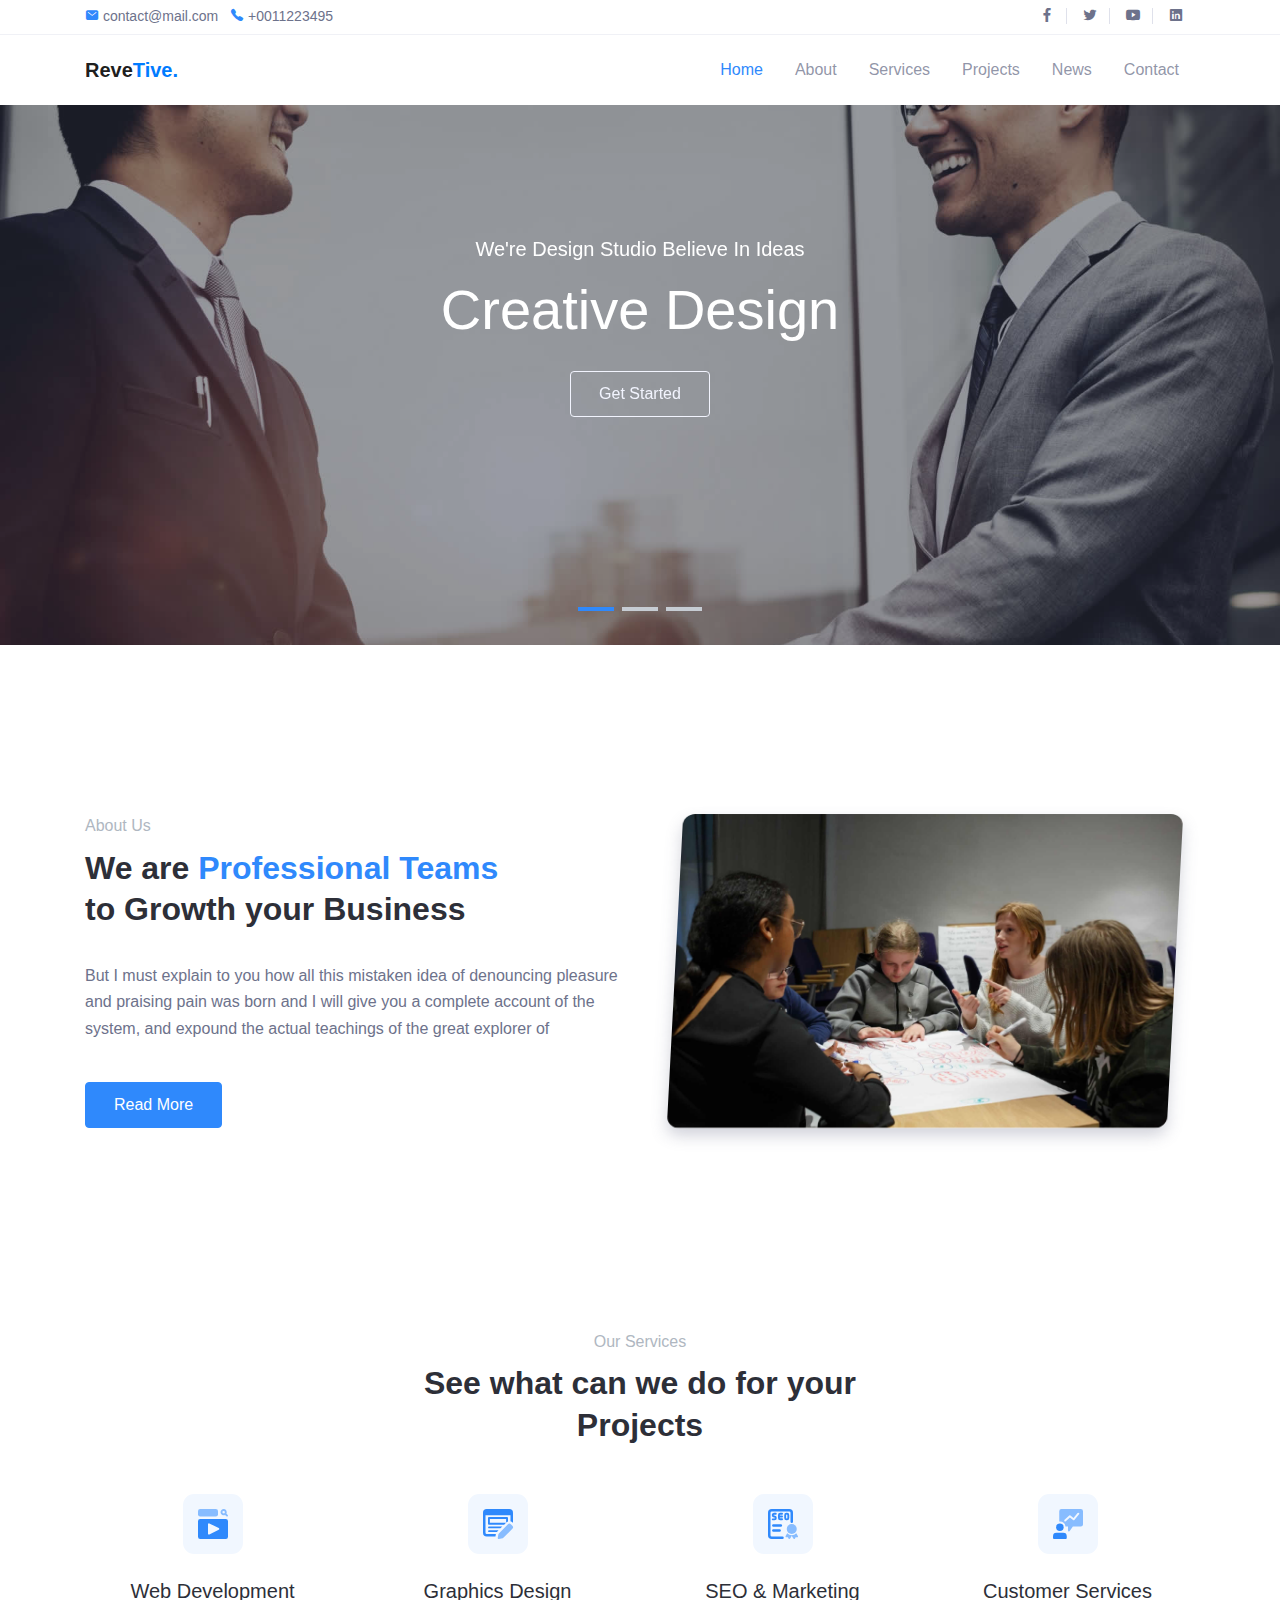
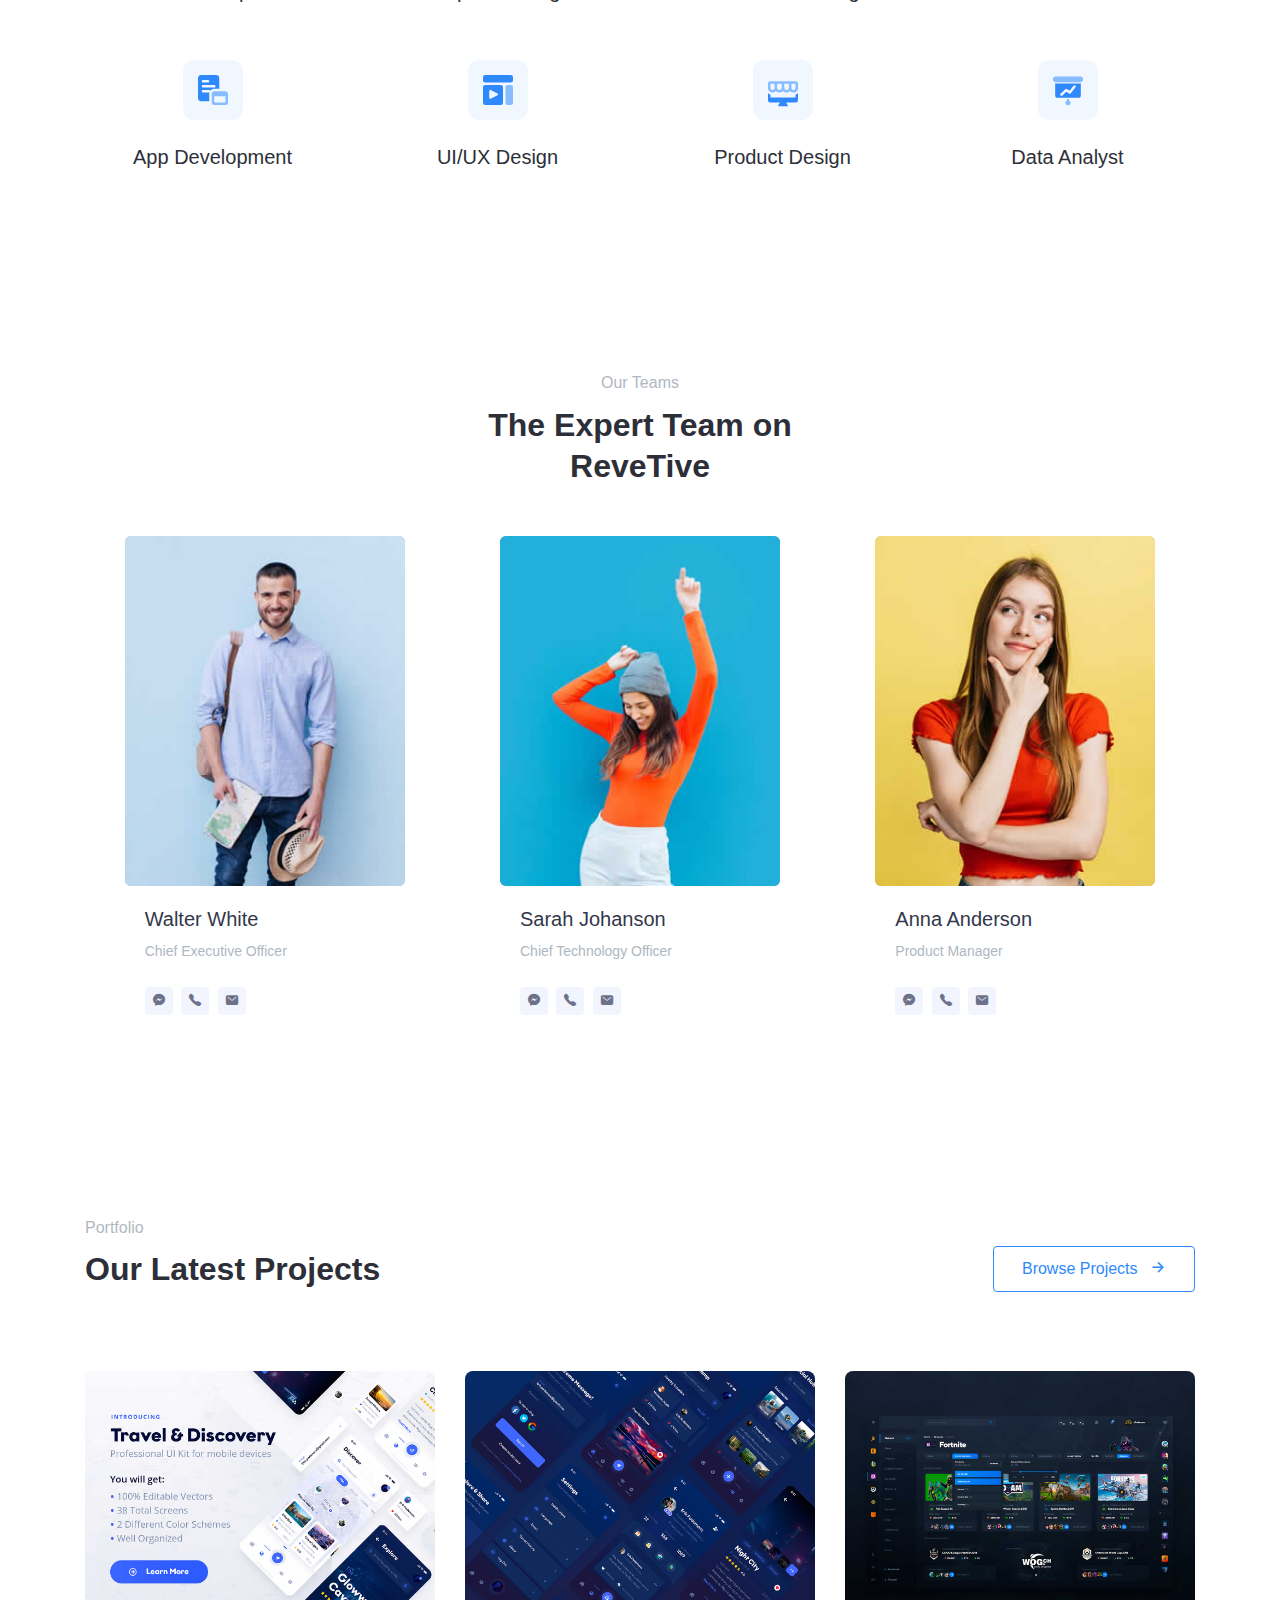
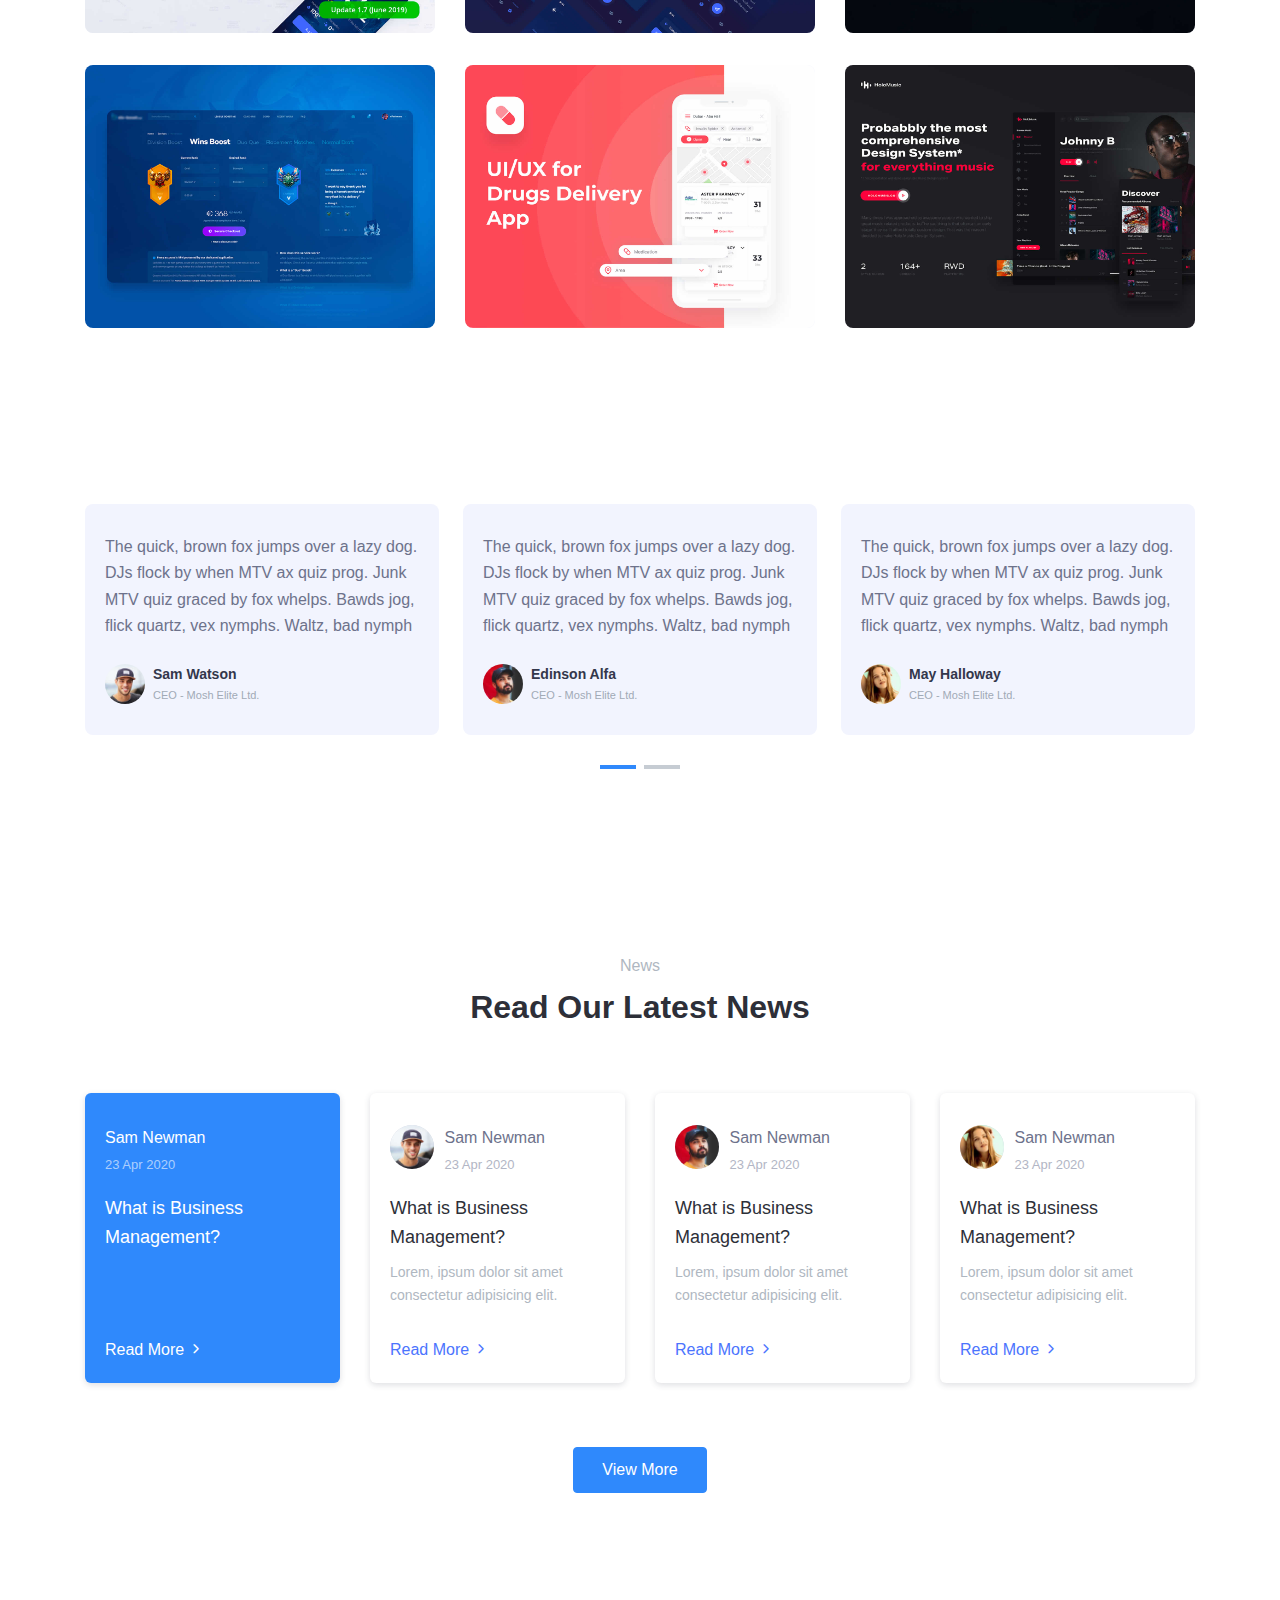
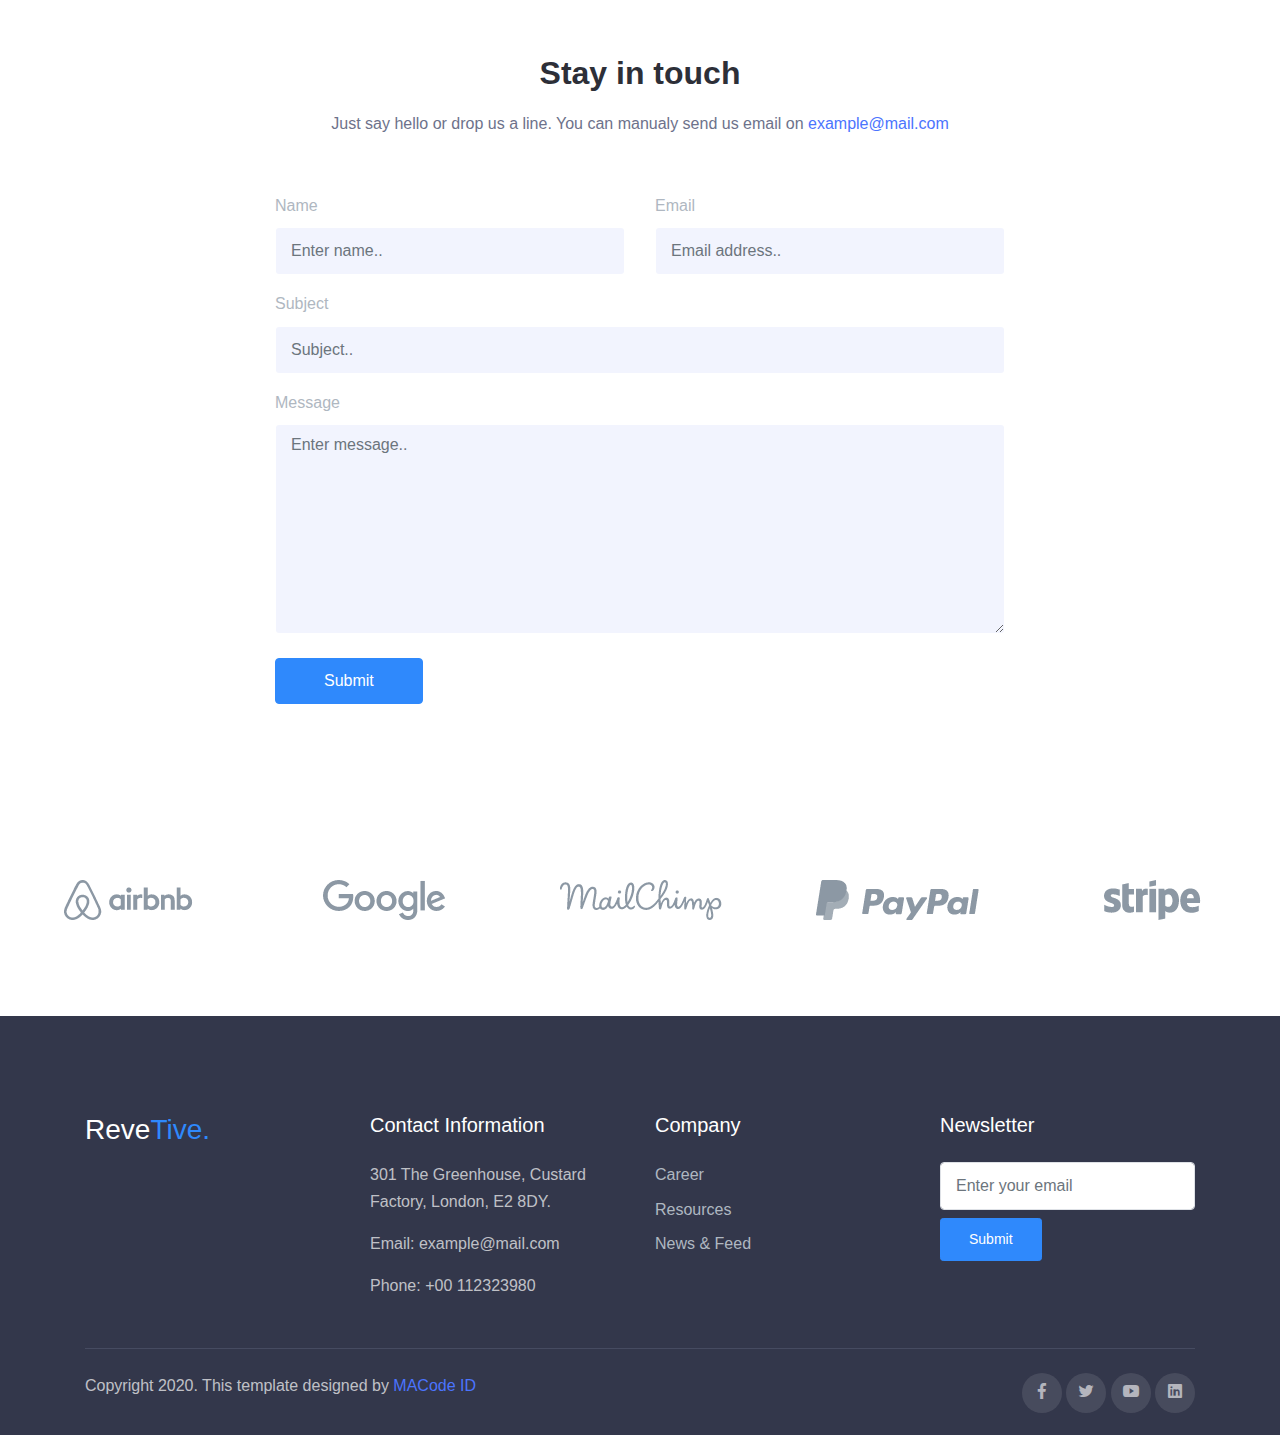
<file: html/index.html>
<!DOCTYPE html>
<html lang="en">
<head>
  <meta charset="UTF-8">
  <meta name="viewport" content="width=device-width, initial-scale=1.0">

  <meta http-equiv="X-UA-Compatible" content="IE=edge">

  <meta name="copyright" content="MACode ID, https://macodeid.com/">

  <title>Revetive - Free Business Corporate Template By MACode ID</title>

  <link rel="stylesheet" href="../assets/css/bootstrap.css">
  
  <link rel="stylesheet" href="../assets/css/maicons.css">

  <link rel="stylesheet" href="../assets/vendor/animate/animate.css">

  <link rel="stylesheet" href="../assets/vendor/owl-carousel/css/owl.carousel.css">

  <link rel="stylesheet" href="../assets/vendor/fancybox/css/jquery.fancybox.css">

  <link rel="stylesheet" href="../assets/css/theme.css">

</head>
<body>

  <!-- Back to top button -->
  <div class="back-to-top"></div>

  <header>
    <div class="top-bar">
      <div class="container">
        <div class="row align-items-center">
          <div class="col-md-8">
            <div class="d-inline-block">
              <span class="mai-mail fg-primary"></span> <a href="mailto:contact@mail.com">contact@mail.com</a>
            </div>
            <div class="d-inline-block ml-2">
              <span class="mai-call fg-primary"></span> <a href="tel:+0011223495">+0011223495</a>
            </div>
          </div>
          <div class="col-md-4 text-right d-none d-md-block">
            <div class="social-mini-button">
              <a href="#"><span class="mai-logo-facebook-f"></span></a>
              <a href="#"><span class="mai-logo-twitter"></span></a>
              <a href="#"><span class="mai-logo-youtube"></span></a>
              <a href="#"><span class="mai-logo-linkedin"></span></a>
            </div>
          </div>
        </div>
      </div> <!-- .container -->
    </div> <!-- .top-bar -->

    <nav class="navbar navbar-expand-lg navbar-light">
      <div class="container">
        <a href="index.html" class="navbar-brand">Reve<span class="text-primary">Tive.</span></a>

        <button class="navbar-toggler" data-toggle="collapse" data-target="#navbarContent" aria-controls="navbarContent" aria-expanded="false" aria-label="Toggle navigation">
          <span class="navbar-toggler-icon"></span>
        </button>

        <div class="navbar-collapse collapse" id="navbarContent">
          <ul class="navbar-nav ml-auto pt-3 pt-lg-0">
            <li class="nav-item active">
              <a href="index.html" class="nav-link">Home</a>
            </li>
            <li class="nav-item">
              <a href="about.html" class="nav-link">About</a>
            </li>
            <li class="nav-item">
              <a href="services.html" class="nav-link">Services</a>
            </li>
            <li class="nav-item">
              <a href="portfolio.html" class="nav-link">Projects</a>
            </li>
            <li class="nav-item">
              <a href="blog.html" class="nav-link">News</a>
            </li>
            <li class="nav-item">
              <a href="contact.html" class="nav-link">Contact</a>
            </li>
          </ul>
        </div>
      </div> <!-- .container -->
    </nav> <!-- .navbar -->

    <div class="page-banner home-banner mb-5">
      <div class="slider-wrapper">
        <div class="owl-carousel hero-carousel">
          <div class="hero-carousel-item">
            <img src="../assets/img/bg_image_1.jpg" alt="">
            <div class="img-caption">
              <div class="subhead">We're design studio believe in ideas</div>
              <h1 class="mb-4">Creative Design</h1>
              <a href="#services" class="btn btn-outline-light">Get Started</a>
            </div>
          </div>
          <div class="hero-carousel-item">
            <img src="../assets/img/bg_image_2.jpg" alt="">
            <div class="img-caption">
              <h1 class="mb-4">We combine Design, Thinking, and Technical</h1>
              <a href="#services" class="btn btn-outline-light">Get Started</a>
              <a href="#services" class="btn btn-primary">See Pricing</a>
            </div>
          </div>
          <div class="hero-carousel-item">
            <img src="../assets/img/bg_image_3.jpg" alt="">
            <div class="img-caption">
              <div class="subhead">Easy way to build perfect website</div>
              <h1 class="mb-4">Beautify handcrafted templates for your website</h1>
              <a href="#services" class="btn btn-primary">Read More</a>
            </div>
          </div>
        </div>
      </div> <!-- .slider-wrapper -->
    </div> <!-- .page-banner -->
  </header>

  <main>
    <div class="page-section">
      <div class="container">
        <div class="row align-items-center">
          <div class="col-lg-6 py-3">
            <div class="subhead">About Us</div>
            <h2 class="title-section">We are <span class="fg-primary">Professional Teams</span> to Growth your Business</h2>

            <p>But I must explain to you how all this mistaken idea of denouncing pleasure and praising pain was born and I will give you a complete account of the system, and expound the actual teachings of the great explorer of</p>

            <a href="about.html" class="btn btn-primary mt-4">Read More</a>
          </div>
          <div class="col-lg-6 py-3">
            <div class="about-img">
              <img src="../assets/img/about.jpg" alt="">
            </div>
          </div>
        </div>
      </div>
    </div> <!-- .page-section -->

    <div class="page-section">
      <div class="container">
        <div class="text-center">
          <div class="subhead">Our Services</div>
          <h2 class="title-section">See what can we do for your Projects</h2>
        </div>

        <div class="row justify-content-center">
          <div class="col-md-6 col-lg-4 col-xl-3 py-3 mb-3">
            <div class="text-center">
              <div class="img-fluid mb-4">
                <img src="../assets/img/icons/web_development.svg" alt="">
              </div>
              <h5>Web Development</h5>
            </div>
          </div>
          <div class="col-md-6 col-lg-4 col-xl-3 py-3 mb-3">
            <div class="text-center">
              <div class="img-fluid mb-4">
                <img src="../assets/img/icons/graphics_design.svg" alt="">
              </div>
              <h5>Graphics Design</h5>
            </div>
          </div>

          <div class="col-md-6 col-lg-4 col-xl-3 py-3 mb-3">
            <div class="text-center">
              <div class="img-fluid mb-4">
                <img src="../assets/img/icons/seo_and_marketing.svg" alt="">
              </div>
              <h5>SEO & Marketing</h5>
            </div>
          </div>

          <div class="col-md-6 col-lg-4 col-xl-3 py-3 mb-3">
            <div class="text-center">
              <div class="img-fluid mb-4">
                <img src="../assets/img/icons/customer_services.svg" alt="">
              </div>
              <h5>Customer Services</h5>
            </div>
          </div>

          <div class="col-md-6 col-lg-4 col-xl-3 py-3 mb-3">
            <div class="text-center">
              <div class="img-fluid mb-4">
                <img src="../assets/img/icons/app_development.svg" alt="">
              </div>
              <h5>App Development</h5>
            </div>
          </div>

          <div class="col-md-6 col-lg-4 col-xl-3 py-3 mb-3">
            <div class="text-center">
              <div class="img-fluid mb-4">
                <img src="../assets/img/icons/ui_ux_design.svg" alt="">
              </div>
              <h5>UI/UX Design</h5>
            </div>
          </div>

          <div class="col-md-6 col-lg-4 col-xl-3 py-3 mb-3">
            <div class="text-center">
              <div class="img-fluid mb-4">
                <img src="../assets/img/icons/product_design.svg" alt="">
              </div>
              <h5>Product Design</h5>
            </div>
          </div>

          <div class="col-md-6 col-lg-4 col-xl-3 py-3 mb-3">
            <div class="text-center">
              <div class="img-fluid mb-4">
                <img src="../assets/img/icons/data_analyst.svg" alt="">
              </div>
              <h5>Data Analyst</h5>
            </div>
          </div>

        </div>
      </div> <!-- .container -->
    </div> <!-- .page-section -->

    <div class="page-section">
      <div class="container">
        <div class="text-center">
          <div class="subhead">Our Teams</div>
          <h2 class="title-section">The Expert Team on ReveTive</h2>
        </div>

        <div class="owl-carousel team-carousel mt-5">
          <div class="team-wrap">
            <div class="team-profile">
              <img src="../assets/img/teams/team_1.jpg" alt="">
            </div>
            <div class="team-content">
              <h5>Walter White</h5>
              <div class="text-sm fg-grey">Chief Executive Officer</div>

              <div class="social-button">
                <a href="#"><span class="mai-logo-facebook-messenger"></span></a>
                <a href="#"><span class="mai-call"></span></a>
                <a href="#"><span class="mai-mail"></span></a>
              </div>
            </div>
          </div>

          <div class="team-wrap">
            <div class="team-profile">
              <img src="../assets/img/teams/team_2.jpg" alt="">
            </div>
            <div class="team-content">
              <h5>Sarah Johanson</h5>
              <div class="text-sm fg-grey">Chief Technology Officer</div>

              <div class="social-button">
                <a href="#"><span class="mai-logo-facebook-messenger"></span></a>
                <a href="#"><span class="mai-call"></span></a>
                <a href="#"><span class="mai-mail"></span></a>
              </div>
            </div>
          </div>

          <div class="team-wrap">
            <div class="team-profile">
              <img src="../assets/img/teams/team_3.jpg" alt="">
            </div>
            <div class="team-content">
              <h5>Anna Anderson</h5>
              <div class="text-sm fg-grey">Product Manager</div>

              <div class="social-button">
                <a href="#"><span class="mai-logo-facebook-messenger"></span></a>
                <a href="#"><span class="mai-call"></span></a>
                <a href="#"><span class="mai-mail"></span></a>
              </div>
            </div>
          </div>

        </div>
      </div> <!-- .container -->
    </div> <!-- .page-section -->

    <div class="page-section">
      <div class="container">
        <div class="row align-items-center">
          <div class="col-md-6 py-3">
            <div class="subhead">Portfolio</div>
            <h2 class="title-section">Our Latest Projects</h2>
          </div>
          <div class="col-md-6 py-3 text-md-right">
            <a href="portfolio.html" class="btn btn-outline-primary">Browse Projects <span class="mai-arrow-forward ml-2"></span></a>
          </div>
        </div>

        <div class="row mt-3">
          <div class="col-lg-4 py-3">
            <div class="portfolio">
              <a href="../assets/img/portfolio/work-1.jpg" data-fancybox="portfolio">
                <img src="../assets/img/portfolio/work-1.jpg" alt="">
              </a>
            </div>
          </div>
          <div class="col-lg-4 py-3">
            <div class="portfolio">
              <a href="../assets/img/portfolio/work-2.jpg" data-fancybox="portfolio">
                <img src="../assets/img/portfolio/work-2.jpg" alt="">
              </a>
            </div>
          </div>
          <div class="col-lg-4 py-3">
            <div class="portfolio">
              <a href="../assets/img/portfolio/work-3.jpg" data-fancybox="portfolio">
                <img src="../assets/img/portfolio/work-3.jpg" alt="">
              </a>
            </div>
          </div>
          <div class="col-lg-4 py-3">
            <div class="portfolio">
              <a href="../assets/img/portfolio/work-4.jpg" data-fancybox="portfolio">
                <img src="../assets/img/portfolio/work-4.jpg" alt="">
              </a>
            </div>
          </div>
          <div class="col-lg-4 py-3">
            <div class="portfolio">
              <a href="../assets/img/portfolio/work-5.jpg" data-fancybox="portfolio">
                <img src="../assets/img/portfolio/work-5.jpg" alt="">
              </a>
            </div>
          </div>
          <div class="col-lg-4 py-3">
            <div class="portfolio">
              <a href="../assets/img/portfolio/work-6.jpg" data-fancybox="portfolio">
                <img src="../assets/img/portfolio/work-6.jpg" alt="">
              </a>
            </div>
          </div>
        </div>
      </div> <!-- .container -->
    </div> <!-- .page-section -->

    <!-- Testimonials -->
    <div class="page-section">
      <div class="container">
        <div class="owl-carousel testimonial-carousel">
          <div class="card-testimonial">
            <div class="content">
              The quick, brown fox jumps over a lazy dog. DJs flock by when MTV ax quiz prog. Junk MTV quiz graced by fox whelps. Bawds jog, flick quartz, vex nymphs. Waltz, bad nymph
            </div>
            <div class="author">
              <div class="avatar">
                <img src="../assets/img/person/person_1.jpg" alt="">
              </div>
              <div class="d-inline-block ml-2">
                <div class="author-name">Sam Watson</div>
                <div class="author-info">CEO - Mosh Elite Ltd.</div>
              </div>
            </div>
          </div>

          <div class="card-testimonial">
            <div class="content">
              The quick, brown fox jumps over a lazy dog. DJs flock by when MTV ax quiz prog. Junk MTV quiz graced by fox whelps. Bawds jog, flick quartz, vex nymphs. Waltz, bad nymph
            </div>
            <div class="author">
              <div class="avatar">
                <img src="../assets/img/person/person_2.jpg" alt="">
              </div>
              <div class="d-inline-block ml-2">
                <div class="author-name">Edinson Alfa</div>
                <div class="author-info">CEO - Mosh Elite Ltd.</div>
              </div>
            </div>
          </div>

          <div class="card-testimonial">
            <div class="content">
              The quick, brown fox jumps over a lazy dog. DJs flock by when MTV ax quiz prog. Junk MTV quiz graced by fox whelps. Bawds jog, flick quartz, vex nymphs. Waltz, bad nymph
            </div>
            <div class="author">
              <div class="avatar">
                <img src="../assets/img/person/person_3.jpg" alt="">
              </div>
              <div class="d-inline-block ml-2">
                <div class="author-name">May Halloway</div>
                <div class="author-info">CEO - Mosh Elite Ltd.</div>
              </div>
            </div>
          </div>

          <div class="card-testimonial">
            <div class="content">
              The quick, brown fox jumps over a lazy dog. DJs flock by when MTV ax quiz prog. Junk MTV quiz graced by fox whelps. Bawds jog, flick quartz, vex nymphs. Waltz, bad nymph
            </div>
            <div class="author">
              <div class="avatar">
                <img src="../assets/img/person/person_1.jpg" alt="">
              </div>
              <div class="d-inline-block ml-2">
                <div class="author-name">Sam Watson</div>
                <div class="author-info">CEO - Mosh Elite Ltd.</div>
              </div>
            </div>
          </div>

          <div class="card-testimonial">
            <div class="content">
              The quick, brown fox jumps over a lazy dog. DJs flock by when MTV ax quiz prog. Junk MTV quiz graced by fox whelps. Bawds jog, flick quartz, vex nymphs. Waltz, bad nymph
            </div>
            <div class="author">
              <div class="avatar">
                <img src="../assets/img/person/person_2.jpg" alt="">
              </div>
              <div class="d-inline-block ml-2">
                <div class="author-name">Edinson Alfa</div>
                <div class="author-info">CEO - Mosh Elite Ltd.</div>
              </div>
            </div>
          </div>

          <div class="card-testimonial">
            <div class="content">
              The quick, brown fox jumps over a lazy dog. DJs flock by when MTV ax quiz prog. Junk MTV quiz graced by fox whelps. Bawds jog, flick quartz, vex nymphs. Waltz, bad nymph
            </div>
            <div class="author">
              <div class="avatar">
                <img src="../assets/img/person/person_3.jpg" alt="">
              </div>
              <div class="d-inline-block ml-2">
                <div class="author-name">May Halloway</div>
                <div class="author-info">CEO - Mosh Elite Ltd.</div>
              </div>
            </div>
          </div>

        </div> <!-- .row -->
      </div> <!-- .container -->
    </div> <!-- .page-section -->

    <div class="page-section">
      <div class="container">
        <div class="text-center">
          <div class="subhead">News</div>
          <h2 class="title-section">Read Our Latest News</h2>
        </div>

        <div class="row my-5 card-blog-row">
          <div class="col-lg-3 py-3">
            <div class="card-blog">
              <div class="header">
                <div class="entry-footer">
                  <div class="post-author">Sam Newman</div>
                  <a href="#" class="post-date">23 Apr 2020</a>
                </div>
              </div>
              <div class="body">
                <div class="post-title"><a href="blog-single.html">What is Business Management?</a></div>
              </div>
              <div class="footer">
                <a href="blog-single.html">Read More <span class="mai-chevron-forward text-sm"></span></a>
              </div>
            </div>
          </div>
          <div class="col-lg-3 py-3">
            <div class="card-blog">
              <div class="header">
                <div class="avatar">
                  <img src="../assets/img/person/person_1.jpg" alt="">
                </div>
                <div class="entry-footer">
                  <div class="post-author">Sam Newman</div>
                  <a href="#" class="post-date">23 Apr 2020</a>
                </div>
              </div>
              <div class="body">
                <div class="post-title"><a href="blog-single.html">What is Business Management?</a></div>
                <div class="post-excerpt">Lorem, ipsum dolor sit amet consectetur adipisicing elit.</div>
              </div>
              <div class="footer">
                <a href="blog-single.html">Read More <span class="mai-chevron-forward text-sm"></span></a>
              </div>
            </div>
          </div>
          <div class="col-lg-3 py-3">
            <div class="card-blog">
              <div class="header">
                <div class="avatar">
                  <img src="../assets/img/person/person_2.jpg" alt="">
                </div>
                <div class="entry-footer">
                  <div class="post-author">Sam Newman</div>
                  <a href="#" class="post-date">23 Apr 2020</a>
                </div>
              </div>
              <div class="body">
                <div class="post-title"><a href="blog-single.html">What is Business Management?</a></div>
                <div class="post-excerpt">Lorem, ipsum dolor sit amet consectetur adipisicing elit.</div>
              </div>
              <div class="footer">
                <a href="blog-single.html">Read More <span class="mai-chevron-forward text-sm"></span></a>
              </div>
            </div>
          </div>
          <div class="col-lg-3 py-3">
            <div class="card-blog">
              <div class="header">
                <div class="avatar">
                  <img src="../assets/img/person/person_3.jpg" alt="">
                </div>
                <div class="entry-footer">
                  <div class="post-author">Sam Newman</div>
                  <a href="#" class="post-date">23 Apr 2020</a>
                </div>
              </div>
              <div class="body">
                <div class="post-title"><a href="blog-single.html">What is Business Management?</a></div>
                <div class="post-excerpt">Lorem, ipsum dolor sit amet consectetur adipisicing elit.</div>
              </div>
              <div class="footer">
                <a href="blog-single.html">Read More <span class="mai-chevron-forward text-sm"></span></a>
              </div>
            </div>
          </div>
        </div>

        <div class="text-center">
          <a href="blog.html" class="btn btn-primary">View More</a>
        </div>

      </div> <!-- .container -->
    </div> <!-- .page-section -->

    <div class="page-section">
      <div class="container">
        <div class="text-center">
          <h2 class="title-section mb-3">Stay in touch</h2>
          <p>Just say hello or drop us a line. You can manualy send us email on <a href="mailto:example@mail.com">example@mail.com</a></p>
        </div>
        <div class="row justify-content-center mt-5">
          <div class="col-lg-8">
            <form action="#" class="form-contact">
              <div class="row">
                <div class="col-sm-6 py-2">
                  <label for="name" class="fg-grey">Name</label>
                  <input type="text" class="form-control" id="name" placeholder="Enter name..">
                </div>
                <div class="col-sm-6 py-2">
                  <label for="email" class="fg-grey">Email</label>
                  <input type="text" class="form-control" id="email" placeholder="Email address..">
                </div>
                <div class="col-12 py-2">
                  <label for="subject" class="fg-grey">Subject</label>
                  <input type="text" class="form-control" id="subject" placeholder="Subject..">
                </div>
                <div class="col-12 py-2">
                  <label for="message" class="fg-grey">Message</label>
                  <textarea id="message" rows="8" class="form-control" placeholder="Enter message.."></textarea>
                </div>
                <div class="col-12 mt-3">
                  <button type="submit" class="btn btn-primary px-5">Submit</button>
                </div>
              </div>
            </form>
          </div>
        </div>
      </div> <!-- .container -->
    </div> <!-- .page-section -->

    <div class="page-section">
      <div class="container-fluid">
        <div class="row row-cols-md-3 row-cols-lg-5 justify-content-center text-center">
          <div class="py-3 px-5">
            <img src="../assets/img/clients/airbnb.png" alt="">
          </div>
          <div class="py-3 px-5">
            <img src="../assets/img/clients/google.png" alt="">
          </div>
          <div class="py-3 px-5">
            <img src="../assets/img/clients/mailchimp.png" alt="">
          </div>
          <div class="py-3 px-5">
            <img src="../assets/img/clients/paypal.png" alt="">
          </div>
          <div class="py-3 px-5">
            <img src="../assets/img/clients/stripe.png" alt="">
          </div>
        </div>
      </div> <!-- .container-fluid -->
    </div> <!-- .page-section -->

  </main>

  <footer class="page-footer">
    <div class="container">
      <div class="row">
        <div class="col-lg-3 py-3">
          <h3>Reve<span class="fg-primary">Tive.</span></h3>
        </div>
        <div class="col-lg-3 py-3">
          <h5>Contact Information</h5>
          <p>301 The Greenhouse, Custard Factory, London, E2 8DY.</p>
          <p>Email: example@mail.com</p>
          <p>Phone: +00 112323980</p>
        </div>
        <div class="col-lg-3 py-3">
          <h5>Company</h5>
          <ul class="footer-menu">
            <li><a href="#">Career</a></li>
            <li><a href="#">Resources</a></li>
            <li><a href="#">News & Feed</a></li>
          </ul>
        </div>
        <div class="col-lg-3 py-3">
          <h5>Newsletter</h5>
          <form action="#">
            <input type="text" class="form-control" placeholder="Enter your email">
            <button type="submit" class="btn btn-primary btn-sm mt-2">Submit</button>
          </form>
        </div>
      </div>

      <hr>

      <div class="row mt-4">
        <div class="col-md-6">
          <p>Copyright 2020. This template designed by <a href="https://macodeid.com">MACode ID</a></p>
        </div>
        <div class="col-md-6 text-right">
          <div class="sosmed-button">
            <a href="#"><span class="mai-logo-facebook-f"></span></a>
            <a href="#"><span class="mai-logo-twitter"></span></a>
            <a href="#"><span class="mai-logo-youtube"></span></a>
            <a href="#"><span class="mai-logo-linkedin"></span></a>
          </div>
        </div>
      </div>
    </div>
  </footer>

  
<script src="../assets/js/jquery-3.5.1.min.js"></script>

<script src="../assets/js/bootstrap.bundle.min.js"></script>

<script src="../assets/vendor/owl-carousel/js/owl.carousel.min.js"></script>

<script src="../assets/vendor/wow/wow.min.js"></script>

<script src="../assets/vendor/fancybox/js/jquery.fancybox.min.js"></script>

<script src="../assets/vendor/isotope/isotope.pkgd.min.js"></script>

<script src="../assets/js/google-maps.js"></script>

<script src="../assets/js/theme.js"></script>

<!-- <script async defer src="https://maps.googleapis.com/maps/api/js?key=AIzaSyAIA_zqjFMsJM_sxP9-6Pde5vVCTyJmUHM&callback=initMap"></script> -->

</body>
</html>
</file>
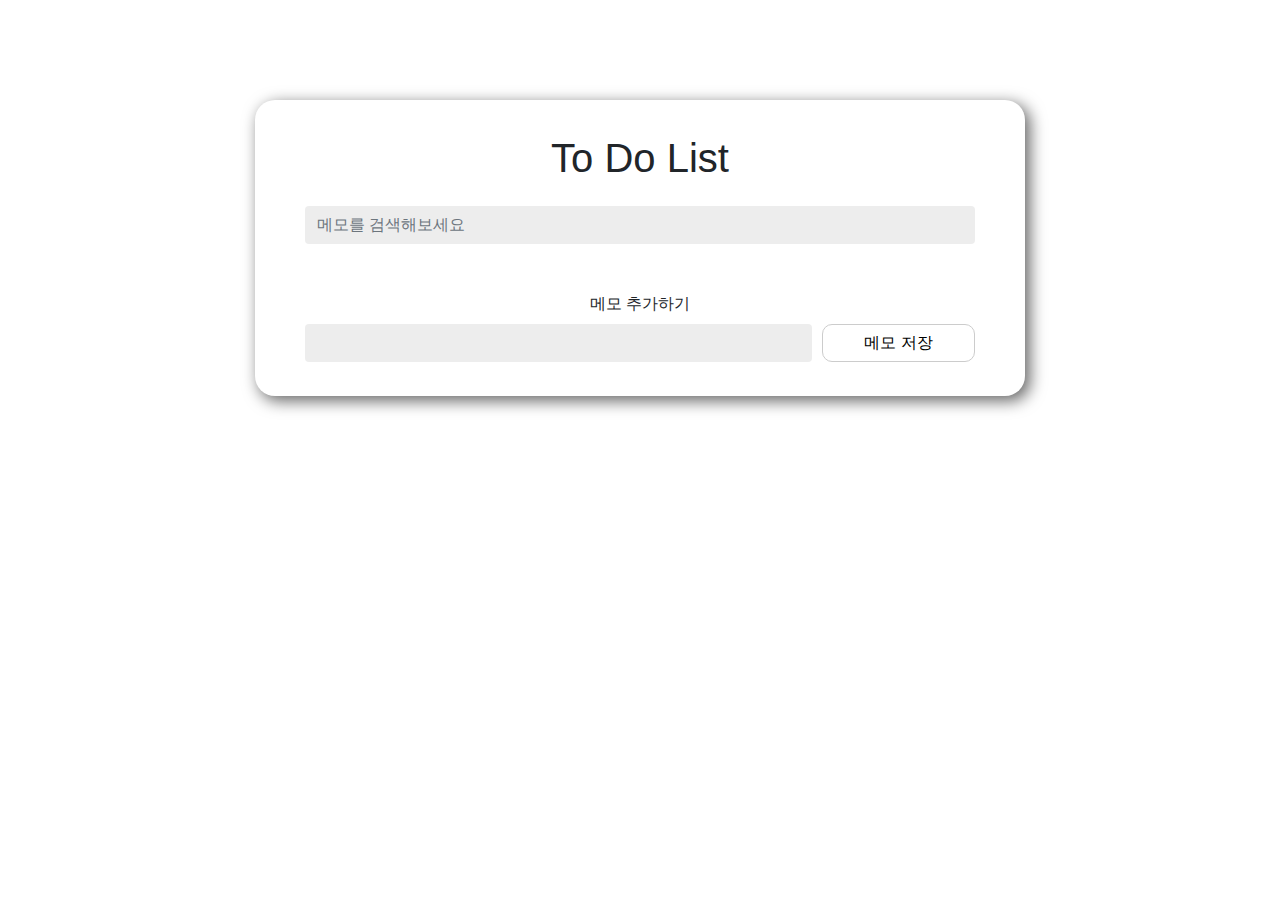
<file: study/toyproject/todo-list/index.html>
<!DOCTYPE html>
<html lang="en">
  <head>
    <meta charset="UTF-8" />
    <meta name="viewport" content="width=device-width, initial-scale=1.0" />
    <title>Todo list</title>
    <link
      rel="stylesheet"
      href="https://stackpath.bootstrapcdn.com/bootstrap/4.3.1/css/bootstrap.min.css"
      integrity="sha384-ggOyR0iXCbMQv3Xipma34MD+dH/1fQ784/j6cY/iJTQUOhcWr7x9JvoRxT2MZw1T"
      crossorigin="anonymous"
    />
    <link
      rel="stylesheet"
      href="https://use.fontawesome.com/releases/v5.7.2/css/all.css"
      integrity="sha384-fnmOCqbTlWIlj8LyTjo7mOUStjsKC4pOpQbqyi7RrhN7udi9RwhKkMHpvLbHG9Sr"
      crossorigin="anonymous"
    />
    <link rel="stylesheet" href="./style.css" />
  </head>
  <body>
    <div class="container">
      <div class="container-box">
        <header class="text-center my-4">
            <h1 class="mb-4">To Do List</h1>
            <form class="search">
              <input
                class="form-control m-auto"
                type="text"
                name="search"
                placeholder="메모를 검색해보세요"
              />
            </form>
          </header>
          <ul class="list-group mx-auto memos">
            <!-- <li
              class="list-group-item d-flex justify-content-between align-items-center"
            >
              <span>아침 커피약속</span> 
              <div>
                <i class="far fa-check-circle check"></i>
                <i class="far fa-trash-alt delete"></i>
              </div>
              
            </li>
            <li
              class="list-group-item d-flex justify-content-between align-items-center"
            >
              <span>점심 식사모임</span>
              <div>
                <i class="far fa-check-circle check"></i>
                <i class="far fa-trash-alt delete"></i>
              </div>
            </li>
            <li
              class="list-group-item d-flex justify-content-between align-items-center"
            >
              <span>영국 미팅</span>
              <div>
                <i class="far fa-check-circle check"></i>
                <i class="far fa-trash-alt delete"></i>
              </div>
            </li> -->
            <!-- 추가될 메모 내용 자리 -->
          </ul>
          <form class="add text-center my-4">
            <label class="">메모 추가하기</label>
            <div class="d-flex save">
              <input class="form-control m-auto" type="text" name="add" />
              <button id="memoSave">메모 저장</button>
            </div>
            <span class="hidden text-danger" id="alertmsg"
              >메모 내용을 적어주세요</span
            >
          </form>
      </div>
      <!-- submit 전송 -->
    </div>
  </body>
  <script src="./script.js"></script>
</html>

</html>
</file>
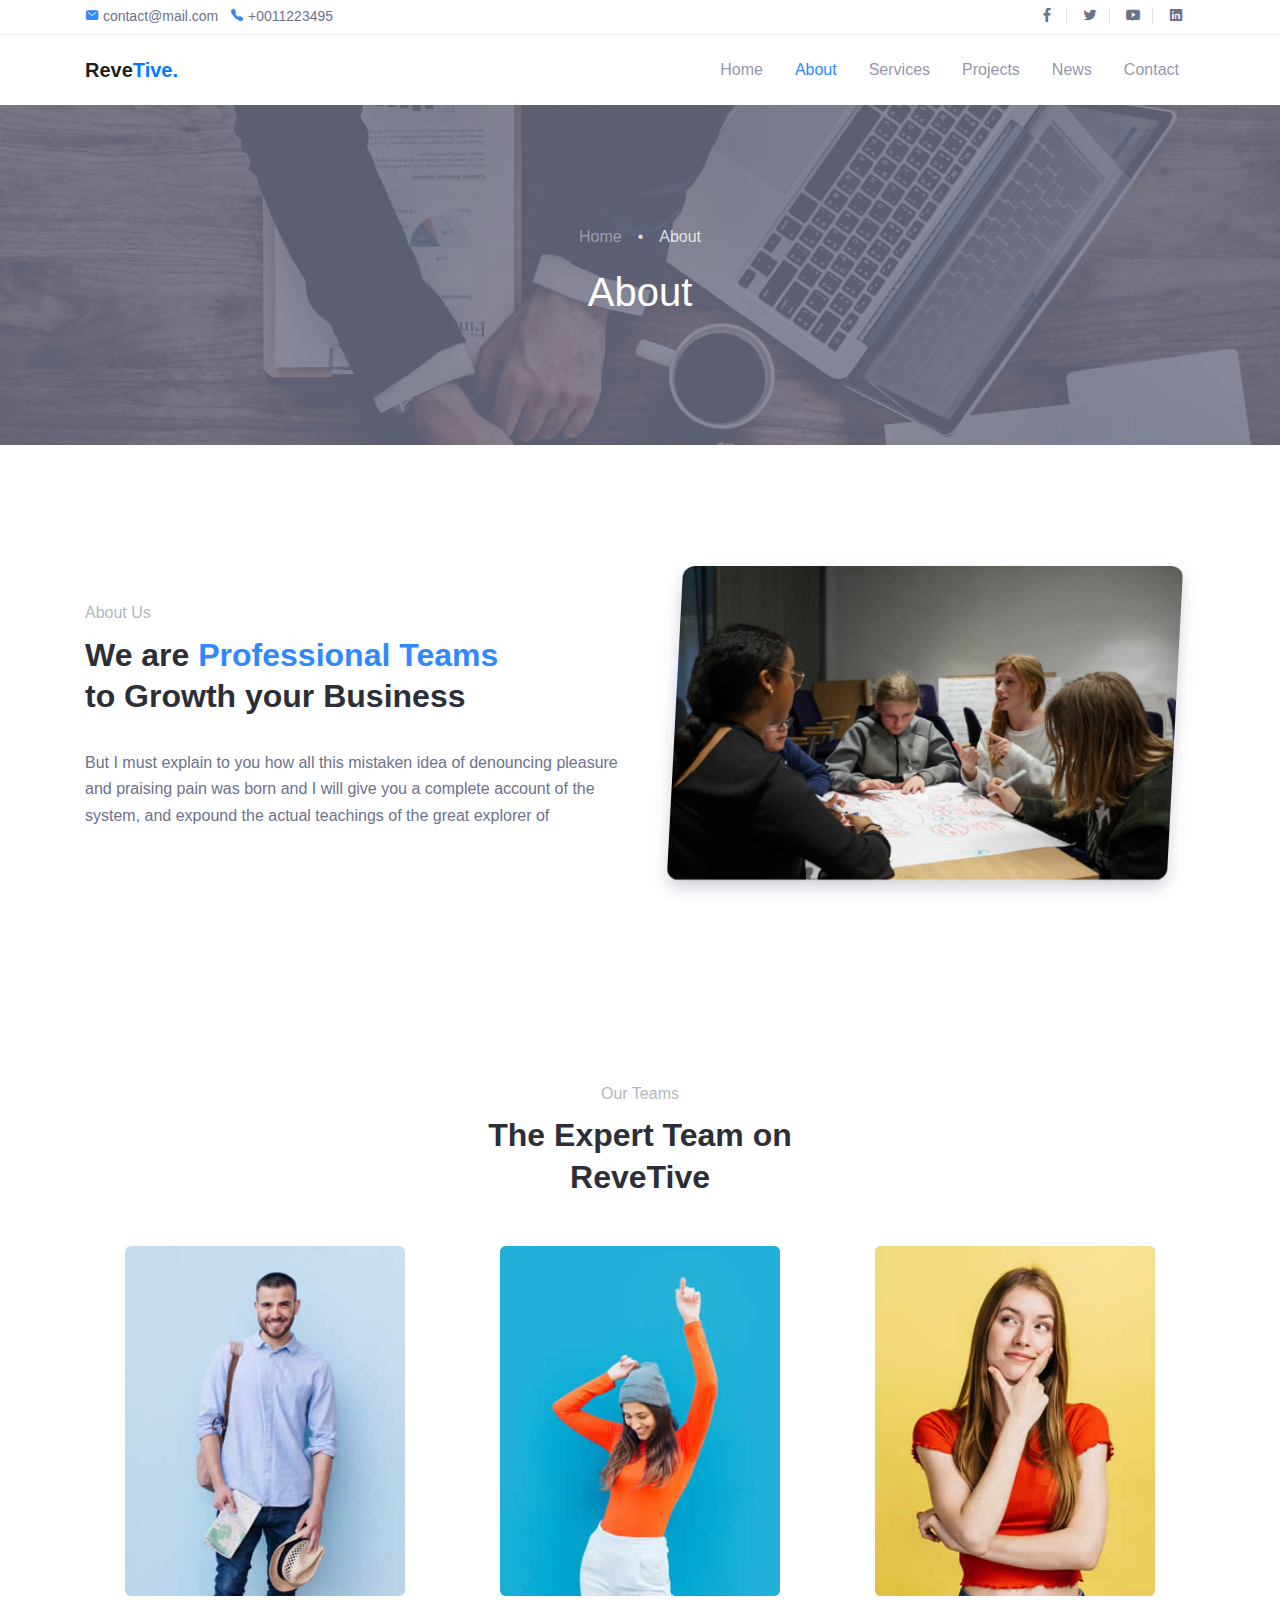
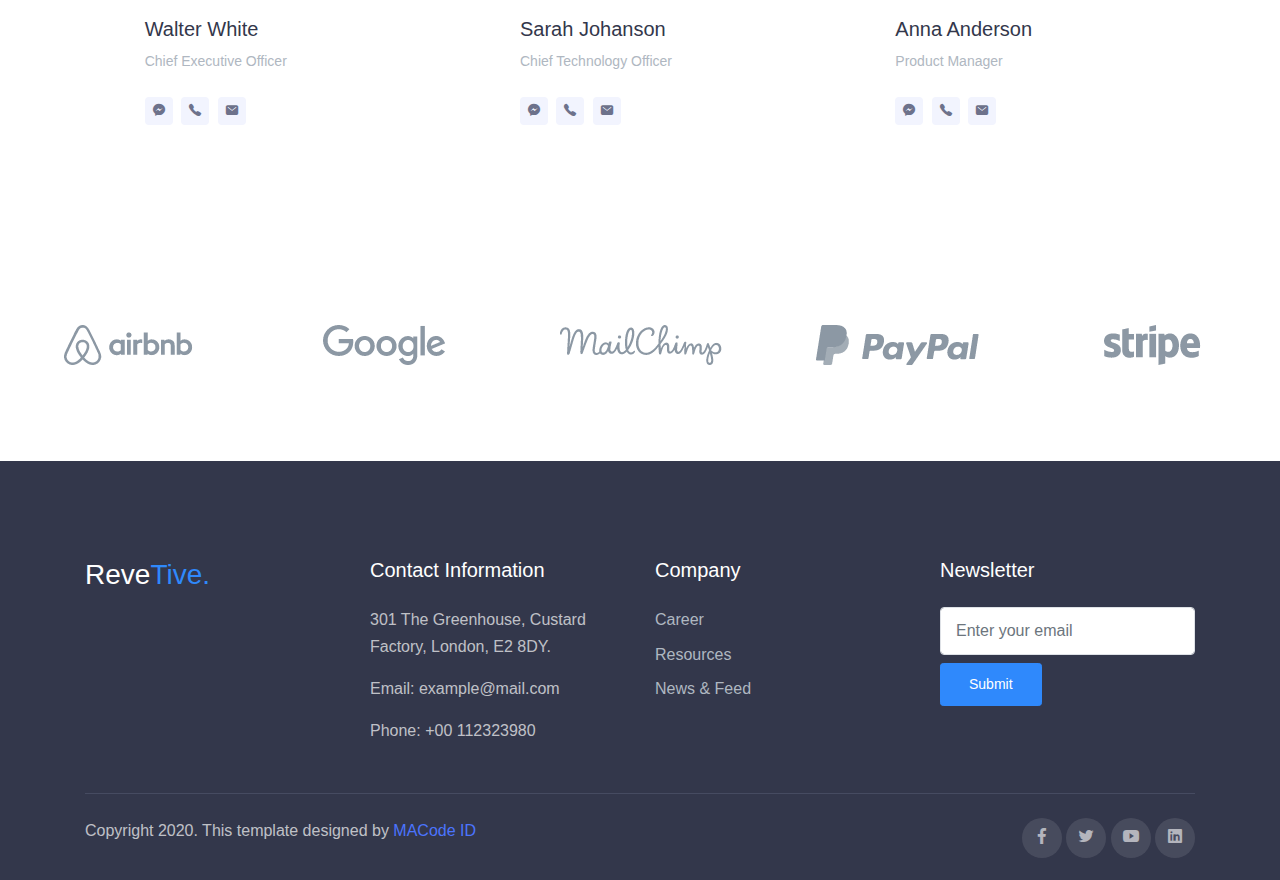
<file: html/about.html>
<!DOCTYPE html>
<html lang="en">
<head>
  <meta charset="UTF-8">
  <meta name="viewport" content="width=device-width, initial-scale=1.0">

  <meta http-equiv="X-UA-Compatible" content="IE=edge">

  <meta name="copyright" content="MACode ID, https://macodeid.com/">

  <title>Revetive - Free Business Corporate Template By MACode ID</title>

  <link rel="stylesheet" href="../assets/css/bootstrap.css">
  
  <link rel="stylesheet" href="../assets/css/maicons.css">

  <link rel="stylesheet" href="../assets/vendor/animate/animate.css">

  <link rel="stylesheet" href="../assets/vendor/owl-carousel/css/owl.carousel.css">

  <link rel="stylesheet" href="../assets/vendor/fancybox/css/jquery.fancybox.css">

  <link rel="stylesheet" href="../assets/css/theme.css">

</head>
<body>

  <!-- Back to top button -->
  <div class="back-to-top"></div>

  <header>
    <div class="top-bar">
      <div class="container">
        <div class="row align-items-center">
          <div class="col-md-8">
            <div class="d-inline-block">
              <span class="mai-mail fg-primary"></span> <a href="mailto:contact@mail.com">contact@mail.com</a>
            </div>
            <div class="d-inline-block ml-2">
              <span class="mai-call fg-primary"></span> <a href="tel:+0011223495">+0011223495</a>
            </div>
          </div>
          <div class="col-md-4 text-right d-none d-md-block">
            <div class="social-mini-button">
              <a href="#"><span class="mai-logo-facebook-f"></span></a>
              <a href="#"><span class="mai-logo-twitter"></span></a>
              <a href="#"><span class="mai-logo-youtube"></span></a>
              <a href="#"><span class="mai-logo-linkedin"></span></a>
            </div>
          </div>
        </div>
      </div> <!-- .container -->
    </div> <!-- .top-bar -->

    <nav class="navbar navbar-expand-lg navbar-light">
      <div class="container">
        <a href="index.html" class="navbar-brand">Reve<span class="text-primary">Tive.</span></a>

        <button class="navbar-toggler" data-toggle="collapse" data-target="#navbarContent" aria-controls="navbarContent" aria-expanded="false" aria-label="Toggle navigation">
          <span class="navbar-toggler-icon"></span>
        </button>

        <div class="navbar-collapse collapse" id="navbarContent">
          <ul class="navbar-nav ml-auto pt-3 pt-lg-0">
            <li class="nav-item">
              <a href="index.html" class="nav-link">Home</a>
            </li>
            <li class="nav-item active">
              <a href="about.html" class="nav-link">About</a>
            </li>
            <li class="nav-item">
              <a href="services.html" class="nav-link">Services</a>
            </li>
            <li class="nav-item">
              <a href="portfolio.html" class="nav-link">Projects</a>
            </li>
            <li class="nav-item">
              <a href="blog.html" class="nav-link">News</a>
            </li>
            <li class="nav-item">
              <a href="contact.html" class="nav-link">Contact</a>
            </li>
          </ul>
        </div>
      </div> <!-- .container -->
    </nav> <!-- .navbar -->

    <div class="page-banner bg-img bg-img-parallax overlay-dark" style="background-image: url(../assets/img/bg_image_3.jpg);">
      <div class="container h-100">
        <div class="row justify-content-center align-items-center h-100">
          <div class="col-lg-8">
            <nav aria-label="breadcrumb">
              <ol class="breadcrumb breadcrumb-dark bg-transparent justify-content-center py-0">
                <li class="breadcrumb-item"><a href="index.html">Home</a></li>
                <li class="breadcrumb-item active" aria-current="page">About</li>
              </ol>
            </nav>
            <h1 class="fg-white text-center">About</h1>
          </div>
        </div>
      </div>
    </div> <!-- .page-banner -->
  </header>

  <main>
    <div class="page-section">
      <div class="container">
        <div class="row align-items-center">
          <div class="col-lg-6 py-3">
            <div class="subhead">About Us</div>
            <h2 class="title-section">We are <span class="fg-primary">Professional Teams</span> to Growth your Business</h2>

            <p>But I must explain to you how all this mistaken idea of denouncing pleasure and praising pain was born and I will give you a complete account of the system, and expound the actual teachings of the great explorer of</p>
          </div>
          <div class="col-lg-6 py-3">
            <div class="about-img">
              <img src="../assets/img/about.jpg" alt="">
            </div>
          </div>
        </div>
      </div> <!-- .container -->
    </div> <!-- .page-section -->

    <div class="page-section">
      <div class="container">
        <div class="text-center">
          <div class="subhead">Our Teams</div>
          <h2 class="title-section">The Expert Team on ReveTive</h2>
        </div>

        <div class="owl-carousel team-carousel mt-5">
          <div class="team-wrap">
            <div class="team-profile">
              <img src="../assets/img/teams/team_1.jpg" alt="">
            </div>
            <div class="team-content">
              <h5>Walter White</h5>
              <div class="text-sm fg-grey">Chief Executive Officer</div>

              <div class="social-button">
                <a href="#"><span class="mai-logo-facebook-messenger"></span></a>
                <a href="#"><span class="mai-call"></span></a>
                <a href="#"><span class="mai-mail"></span></a>
              </div>
            </div>
          </div>

          <div class="team-wrap">
            <div class="team-profile">
              <img src="../assets/img/teams/team_2.jpg" alt="">
            </div>
            <div class="team-content">
              <h5>Sarah Johanson</h5>
              <div class="text-sm fg-grey">Chief Technology Officer</div>

              <div class="social-button">
                <a href="#"><span class="mai-logo-facebook-messenger"></span></a>
                <a href="#"><span class="mai-call"></span></a>
                <a href="#"><span class="mai-mail"></span></a>
              </div>
            </div>
          </div>

          <div class="team-wrap">
            <div class="team-profile">
              <img src="../assets/img/teams/team_3.jpg" alt="">
            </div>
            <div class="team-content">
              <h5>Anna Anderson</h5>
              <div class="text-sm fg-grey">Product Manager</div>

              <div class="social-button">
                <a href="#"><span class="mai-logo-facebook-messenger"></span></a>
                <a href="#"><span class="mai-call"></span></a>
                <a href="#"><span class="mai-mail"></span></a>
              </div>
            </div>
          </div>

        </div>
      </div> <!-- .container -->
    </div> <!-- .page-section -->

    <div class="page-section">
      <div class="container-fluid">
        <div class="row row-cols-md-3 row-cols-lg-5 justify-content-center text-center">
          <div class="py-3 px-5">
            <img src="../assets/img/clients/airbnb.png" alt="">
          </div>
          <div class="py-3 px-5">
            <img src="../assets/img/clients/google.png" alt="">
          </div>
          <div class="py-3 px-5">
            <img src="../assets/img/clients/mailchimp.png" alt="">
          </div>
          <div class="py-3 px-5">
            <img src="../assets/img/clients/paypal.png" alt="">
          </div>
          <div class="py-3 px-5">
            <img src="../assets/img/clients/stripe.png" alt="">
          </div>
        </div>
      </div> <!-- .container-fluid -->
    </div> <!-- .page-section -->
  </main>

  <footer class="page-footer">
    <div class="container">
      <div class="row">
        <div class="col-lg-3 py-3">
          <h3>Reve<span class="fg-primary">Tive.</span></h3>
        </div>
        <div class="col-lg-3 py-3">
          <h5>Contact Information</h5>
          <p>301 The Greenhouse, Custard Factory, London, E2 8DY.</p>
          <p>Email: example@mail.com</p>
          <p>Phone: +00 112323980</p>
        </div>
        <div class="col-lg-3 py-3">
          <h5>Company</h5>
          <ul class="footer-menu">
            <li><a href="#">Career</a></li>
            <li><a href="#">Resources</a></li>
            <li><a href="#">News & Feed</a></li>
          </ul>
        </div>
        <div class="col-lg-3 py-3">
          <h5>Newsletter</h5>
          <form action="#">
            <input type="text" class="form-control" placeholder="Enter your email">
            <button type="submit" class="btn btn-primary btn-sm mt-2">Submit</button>
          </form>
        </div>
      </div>

      <hr>

      <div class="row mt-4">
        <div class="col-md-6">
          <p>Copyright 2020. This template designed by <a href="https://macodeid.com">MACode ID</a></p>
        </div>
        <div class="col-md-6 text-right">
          <div class="sosmed-button">
            <a href="#"><span class="mai-logo-facebook-f"></span></a>
            <a href="#"><span class="mai-logo-twitter"></span></a>
            <a href="#"><span class="mai-logo-youtube"></span></a>
            <a href="#"><span class="mai-logo-linkedin"></span></a>
          </div>
        </div>
      </div>
    </div>
  </footer>

  
<script src="../assets/js/jquery-3.5.1.min.js"></script>

<script src="../assets/js/bootstrap.bundle.min.js"></script>

<script src="../assets/vendor/owl-carousel/js/owl.carousel.min.js"></script>

<script src="../assets/vendor/wow/wow.min.js"></script>

<script src="../assets/vendor/fancybox/js/jquery.fancybox.min.js"></script>

<script src="../assets/vendor/isotope/isotope.pkgd.min.js"></script>

<script src="../assets/js/google-maps.js"></script>

<script src="../assets/js/theme.js"></script>

</body>
</html>
</file>
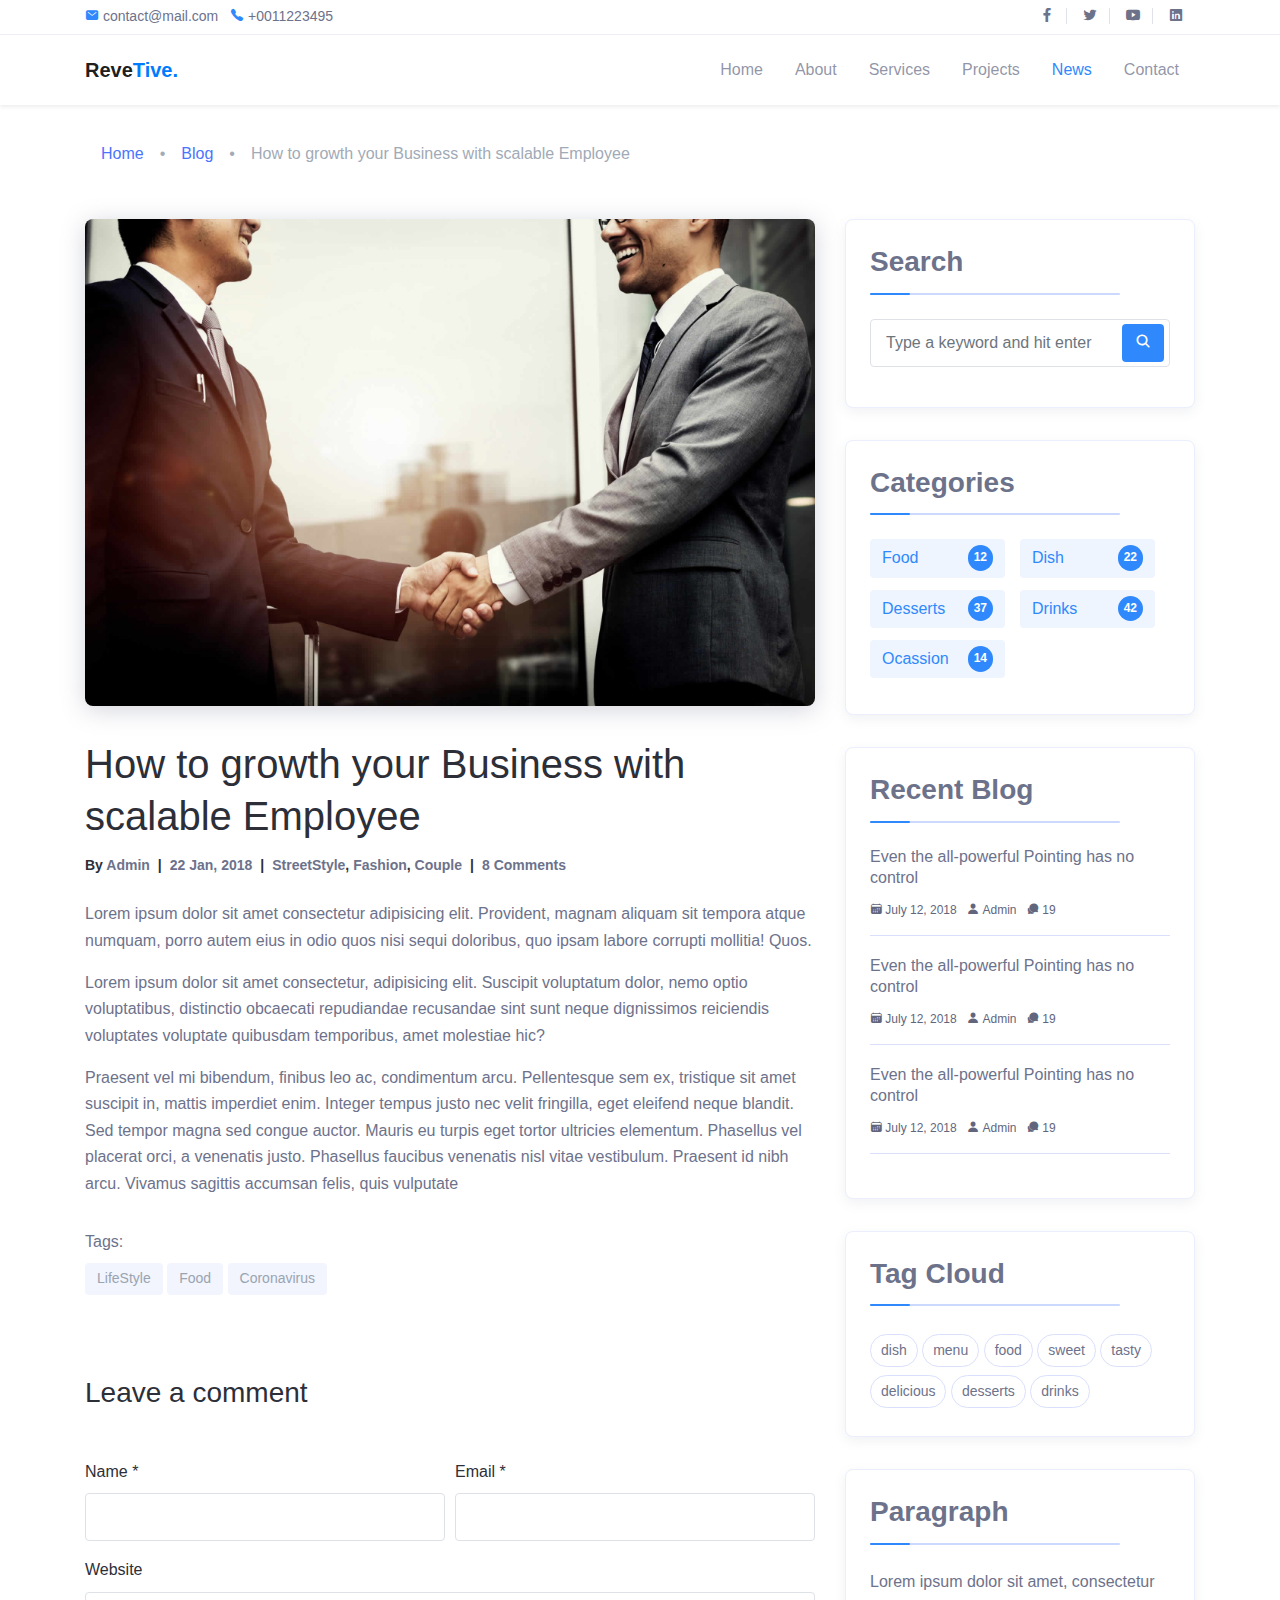
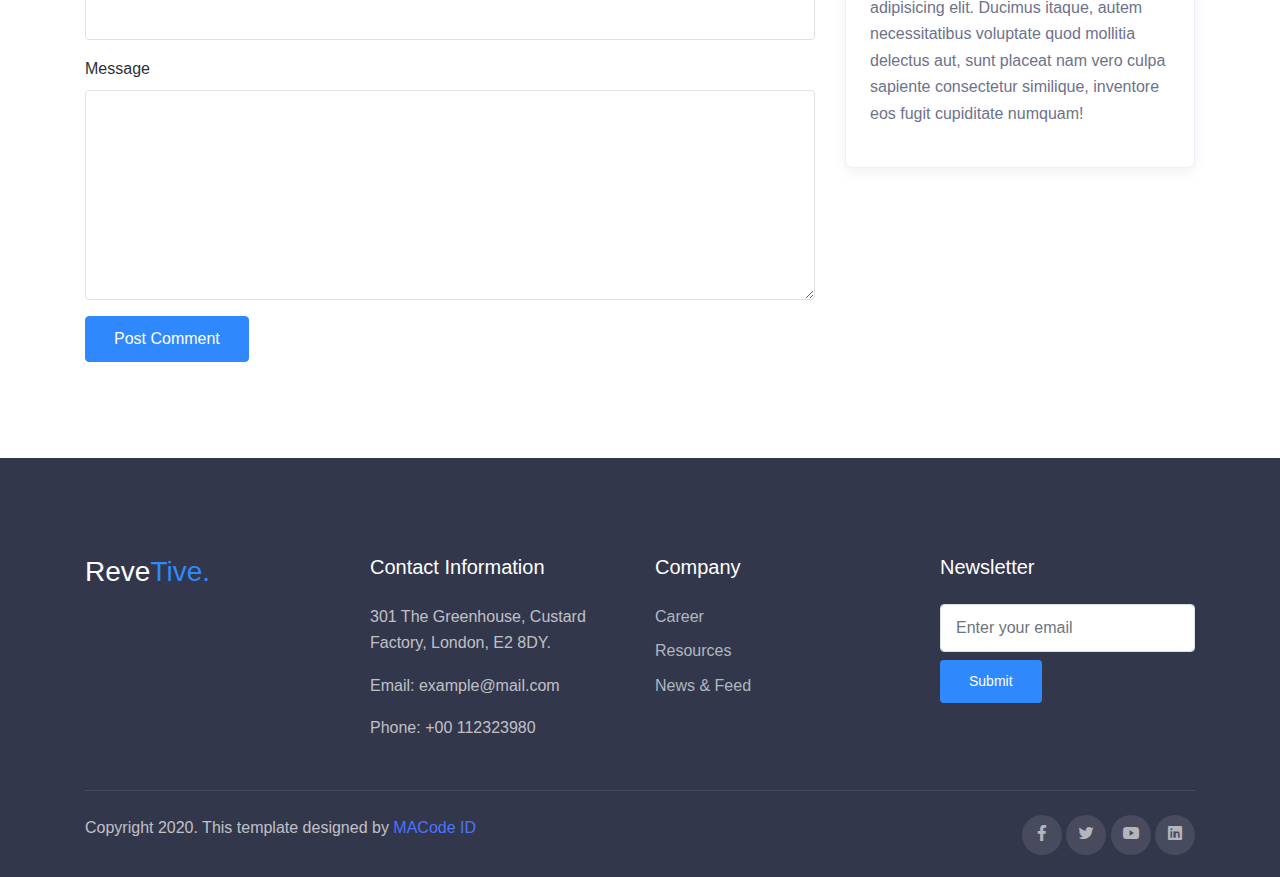
<file: html/blog-single.html>
<!DOCTYPE html>
<html lang="en">
<head>
  <meta charset="UTF-8">
  <meta name="viewport" content="width=device-width, initial-scale=1.0">

  <meta http-equiv="X-UA-Compatible" content="IE=edge">

  <meta name="copyright" content="MACode ID, https://macodeid.com/">

  <title>Revetive - Free Business Corporate Template By MACode ID</title>

  <link rel="stylesheet" href="../assets/css/bootstrap.css">
  
  <link rel="stylesheet" href="../assets/css/maicons.css">

  <link rel="stylesheet" href="../assets/vendor/animate/animate.css">

  <link rel="stylesheet" href="../assets/vendor/owl-carousel/css/owl.carousel.css">

  <link rel="stylesheet" href="../assets/vendor/fancybox/css/jquery.fancybox.css">

  <link rel="stylesheet" href="../assets/css/theme.css">

</head>
<body>

  <!-- Back to top button -->
  <div class="back-to-top"></div>

  <header>
    <div class="top-bar">
      <div class="container">
        <div class="row align-items-center">
          <div class="col-md-8">
            <div class="d-inline-block">
              <span class="mai-mail fg-primary"></span> <a href="mailto:contact@mail.com">contact@mail.com</a>
            </div>
            <div class="d-inline-block ml-2">
              <span class="mai-call fg-primary"></span> <a href="tel:+0011223495">+0011223495</a>
            </div>
          </div>
          <div class="col-md-4 text-right d-none d-md-block">
            <div class="social-mini-button">
              <a href="#"><span class="mai-logo-facebook-f"></span></a>
              <a href="#"><span class="mai-logo-twitter"></span></a>
              <a href="#"><span class="mai-logo-youtube"></span></a>
              <a href="#"><span class="mai-logo-linkedin"></span></a>
            </div>
          </div>
        </div>
      </div> <!-- .container -->
    </div> <!-- .top-bar -->

    <nav class="navbar navbar-expand-lg navbar-light shadow-sm">
      <div class="container">
        <a href="index.html" class="navbar-brand">Reve<span class="text-primary">Tive.</span></a>

        <button class="navbar-toggler" data-toggle="collapse" data-target="#navbarContent" aria-controls="navbarContent" aria-expanded="false" aria-label="Toggle navigation">
          <span class="navbar-toggler-icon"></span>
        </button>

        <div class="navbar-collapse collapse" id="navbarContent">
          <ul class="navbar-nav ml-auto pt-3 pt-lg-0">
            <li class="nav-item">
              <a href="index.html" class="nav-link">Home</a>
            </li>
            <li class="nav-item">
              <a href="about.html" class="nav-link">About</a>
            </li>
            <li class="nav-item">
              <a href="services.html" class="nav-link">Services</a>
            </li>
            <li class="nav-item">
              <a href="portfolio.html" class="nav-link">Projects</a>
            </li>
            <li class="nav-item active">
              <a href="blog.html" class="nav-link">News</a>
            </li>
            <li class="nav-item">
              <a href="contact.html" class="nav-link">Contact</a>
            </li>
          </ul>
        </div>
      </div> <!-- .container -->
    </nav> <!-- .navbar -->
  </header>

  <main>
    <div class="page-section pt-4">
      <div class="container">
        <nav aria-label="Breadcrumb">
          <ol class="breadcrumb bg-transparent mb-4">
            <li class="breadcrumb-item"><a href="index.html">Home</a></li>
            <li class="breadcrumb-item"><a href="blog.html">Blog</a></li>
            <li class="breadcrumb-item active" aria-current="page">How to growth your Business with scalable Employee</li>
          </ol>
        </nav>
        <div class="row">
          <div class="col-lg-8">
            <div class="blog-single-wrap">
              <div class="post-thumbnail">
                <img src="../assets/img/bg_image_1.jpg" alt="">
              </div>
              <h1 class="post-title">How to growth your Business with scalable Employee</h1>
              <div class="post-meta">
                <div class="post-author">
                  <span class="text-grey">By</span> <a href="#">Admin</a>  
                </div>
                <span class="gap">|</span>
                <div class="post-date">
                  <a href="#">22 Jan, 2018</a>
                </div>
                <span class="gap">|</span>
                <div>
                  <a href="#">StreetStyle</a>, <a href="#">Fashion</a>, <a href="#">Couple</a>  
                </div>
                <span class="gap">|</span>
                <div class="post-comment-count">
                  <a href="#">8 Comments</a>
                </div>
              </div>
              <div class="post-content">
                <p>Lorem ipsum dolor sit amet consectetur adipisicing elit. Provident, magnam aliquam sit tempora atque numquam, porro autem eius in odio quos nisi sequi doloribus, quo ipsam labore corrupti mollitia! Quos.</p>
                <p>Lorem ipsum dolor sit amet consectetur, adipisicing elit. Suscipit voluptatum dolor, nemo optio voluptatibus, distinctio obcaecati repudiandae recusandae sint sunt neque dignissimos reiciendis voluptates voluptate quibusdam temporibus, amet molestiae hic?</p>
                <p>Praesent vel mi bibendum, finibus leo ac, condimentum arcu. Pellentesque sem ex, tristique sit amet suscipit in, mattis imperdiet enim. Integer tempus justo nec velit fringilla, eget eleifend neque blandit. Sed tempor magna sed congue auctor. Mauris eu turpis eget tortor ultricies elementum. Phasellus vel placerat orci, a venenatis justo. Phasellus faucibus venenatis nisl vitae vestibulum. Praesent id nibh arcu. Vivamus sagittis accumsan felis, quis vulputate</p>
                <div class="post-tags">
                  <p class="mb-2">Tags:</p>
                  <a href="#" class="tag-link">LifeStyle</a>
                  <a href="#" class="tag-link">Food</a>
                  <a href="#" class="tag-link">Coronavirus</a>
                </div>
              </div>
            </div> <!-- .blog-single-wrap -->

            <div class="comment-form-wrap pt-5">
              <h3 class="mb-5">Leave a comment</h3>
              <form action="#" class="">
                <div class="form-row form-group">
                  <div class="col-md-6">
                    <label for="name">Name *</label>
                    <input type="text" class="form-control" id="name">
                  </div>
                  <div class="col-md-6">
                    <label for="email">Email *</label>
                    <input type="email" class="form-control" id="email">
                  </div>
                </div>
                <div class="form-group">
                  <label for="website">Website</label>
                  <input type="url" class="form-control" id="website">
                </div>
    
                <div class="form-group">
                  <label for="message">Message</label>
                  <textarea name="msg" id="message" cols="30" rows="8" class="form-control"></textarea>
                </div>
                <div class="form-group">
                  <input type="submit" value="Post Comment" class="btn btn-primary">
                </div>
    
              </form>
            </div> <!-- .comment-form-wrap -->
          </div>
          
          <div class="col-lg-4">
            <div class="widget">
              <div class="widget-box">
                <h3 class="widget-title">Search</h3>
                <div class="divider"></div>
                <form action="#" class="search-form">
                  <div class="form-group">
                    <input type="text" class="form-control" placeholder="Type a keyword and hit enter">
                    <button type="submit" class="btn"><span class="icon mai-search"></span></button>
                  </div>
                </form>
              </div>
              <div class="widget-box">
                <h3 class="widget-title">Categories</h3>
                <div class="divider"></div>
                <ul class="categories">
                  <li><a href="#">Food <span>12</span></a></li>
                  <li><a href="#">Dish <span>22</span></a></li>
                  <li><a href="#">Desserts <span>37</span></a></li>
                  <li><a href="#">Drinks <span>42</span></a></li>
                  <li><a href="#">Ocassion <span>14</span></a></li>
                </ul>
              </div>
  
              <div class="widget-box">
                <h3 class="widget-title">Recent Blog</h3>
                <div class="divider"></div>
                <div class="blog-item">
                  <div class="content">
                    <h6 class="post-title"><a href="#">Even the all-powerful Pointing has no control</a></h6>
                    <div class="meta">
                      <a href="#"><span class="mai-calendar"></span> July 12, 2018</a>
                      <a href="#"><span class="mai-person"></span> Admin</a>
                      <a href="#"><span class="mai-chatbubbles"></span> 19</a>
                    </div>
                  </div>
                </div>
                <div class="blog-item">
                  <div class="content">
                    <h6 class="post-title"><a href="#">Even the all-powerful Pointing has no control</a></h6>
                    <div class="meta">
                      <a href="#"><span class="mai-calendar"></span> July 12, 2018</a>
                      <a href="#"><span class="mai-person"></span> Admin</a>
                      <a href="#"><span class="mai-chatbubbles"></span> 19</a>
                    </div>
                  </div>
                </div>
                <div class="blog-item">
                  <div class="content">
                    <h6 class="post-title"><a href="#">Even the all-powerful Pointing has no control</a></h6>
                    <div class="meta">
                      <a href="#"><span class="mai-calendar"></span> July 12, 2018</a>
                      <a href="#"><span class="mai-person"></span> Admin</a>
                      <a href="#"><span class="mai-chatbubbles"></span> 19</a>
                    </div>
                  </div>
                </div>
              </div>
  
              <div class="widget-box">
                <h3 class="widget-title">Tag Cloud</h3>
                <div class="divider"></div>
                <div class="tagcloud">
                  <a href="#" class="tag-cloud-link">dish</a>
                  <a href="#" class="tag-cloud-link">menu</a>
                  <a href="#" class="tag-cloud-link">food</a>
                  <a href="#" class="tag-cloud-link">sweet</a>
                  <a href="#" class="tag-cloud-link">tasty</a>
                  <a href="#" class="tag-cloud-link">delicious</a>
                  <a href="#" class="tag-cloud-link">desserts</a>
                  <a href="#" class="tag-cloud-link">drinks</a>
                </div>
              </div>
  
              <div class="widget-box">
                <h3 class="widget-title">Paragraph</h3>
                <div class="divider"></div>
                <p>Lorem ipsum dolor sit amet, consectetur adipisicing elit. Ducimus itaque, autem necessitatibus voluptate quod mollitia delectus aut, sunt placeat nam vero culpa sapiente consectetur similique, inventore eos fugit cupiditate numquam!</p>
              </div>
            </div>
          </div>
          
        </div>
      </div> <!-- .container -->
    </div> <!-- .page-section -->
  </main>


  <footer class="page-footer">
    <div class="container">
      <div class="row">
        <div class="col-lg-3 py-3">
          <h3>Reve<span class="fg-primary">Tive.</span></h3>
        </div>
        <div class="col-lg-3 py-3">
          <h5>Contact Information</h5>
          <p>301 The Greenhouse, Custard Factory, London, E2 8DY.</p>
          <p>Email: example@mail.com</p>
          <p>Phone: +00 112323980</p>
        </div>
        <div class="col-lg-3 py-3">
          <h5>Company</h5>
          <ul class="footer-menu">
            <li><a href="#">Career</a></li>
            <li><a href="#">Resources</a></li>
            <li><a href="#">News & Feed</a></li>
          </ul>
        </div>
        <div class="col-lg-3 py-3">
          <h5>Newsletter</h5>
          <form action="#">
            <input type="text" class="form-control" placeholder="Enter your email">
            <button type="submit" class="btn btn-primary btn-sm mt-2">Submit</button>
          </form>
        </div>
      </div>

      <hr>

      <div class="row mt-4">
        <div class="col-md-6">
          <p>Copyright 2020. This template designed by <a href="https://macodeid.com">MACode ID</a></p>
        </div>
        <div class="col-md-6 text-right">
          <div class="sosmed-button">
            <a href="#"><span class="mai-logo-facebook-f"></span></a>
            <a href="#"><span class="mai-logo-twitter"></span></a>
            <a href="#"><span class="mai-logo-youtube"></span></a>
            <a href="#"><span class="mai-logo-linkedin"></span></a>
          </div>
        </div>
      </div>
    </div>
  </footer>

  
<script src="../assets/js/jquery-3.5.1.min.js"></script>

<script src="../assets/js/bootstrap.bundle.min.js"></script>

<script src="../assets/vendor/owl-carousel/js/owl.carousel.min.js"></script>

<script src="../assets/vendor/wow/wow.min.js"></script>

<script src="../assets/vendor/fancybox/js/jquery.fancybox.min.js"></script>

<script src="../assets/vendor/isotope/isotope.pkgd.min.js"></script>

<script src="../assets/js/google-maps.js"></script>

<script src="../assets/js/theme.js"></script>

</body>
</html>
</file>
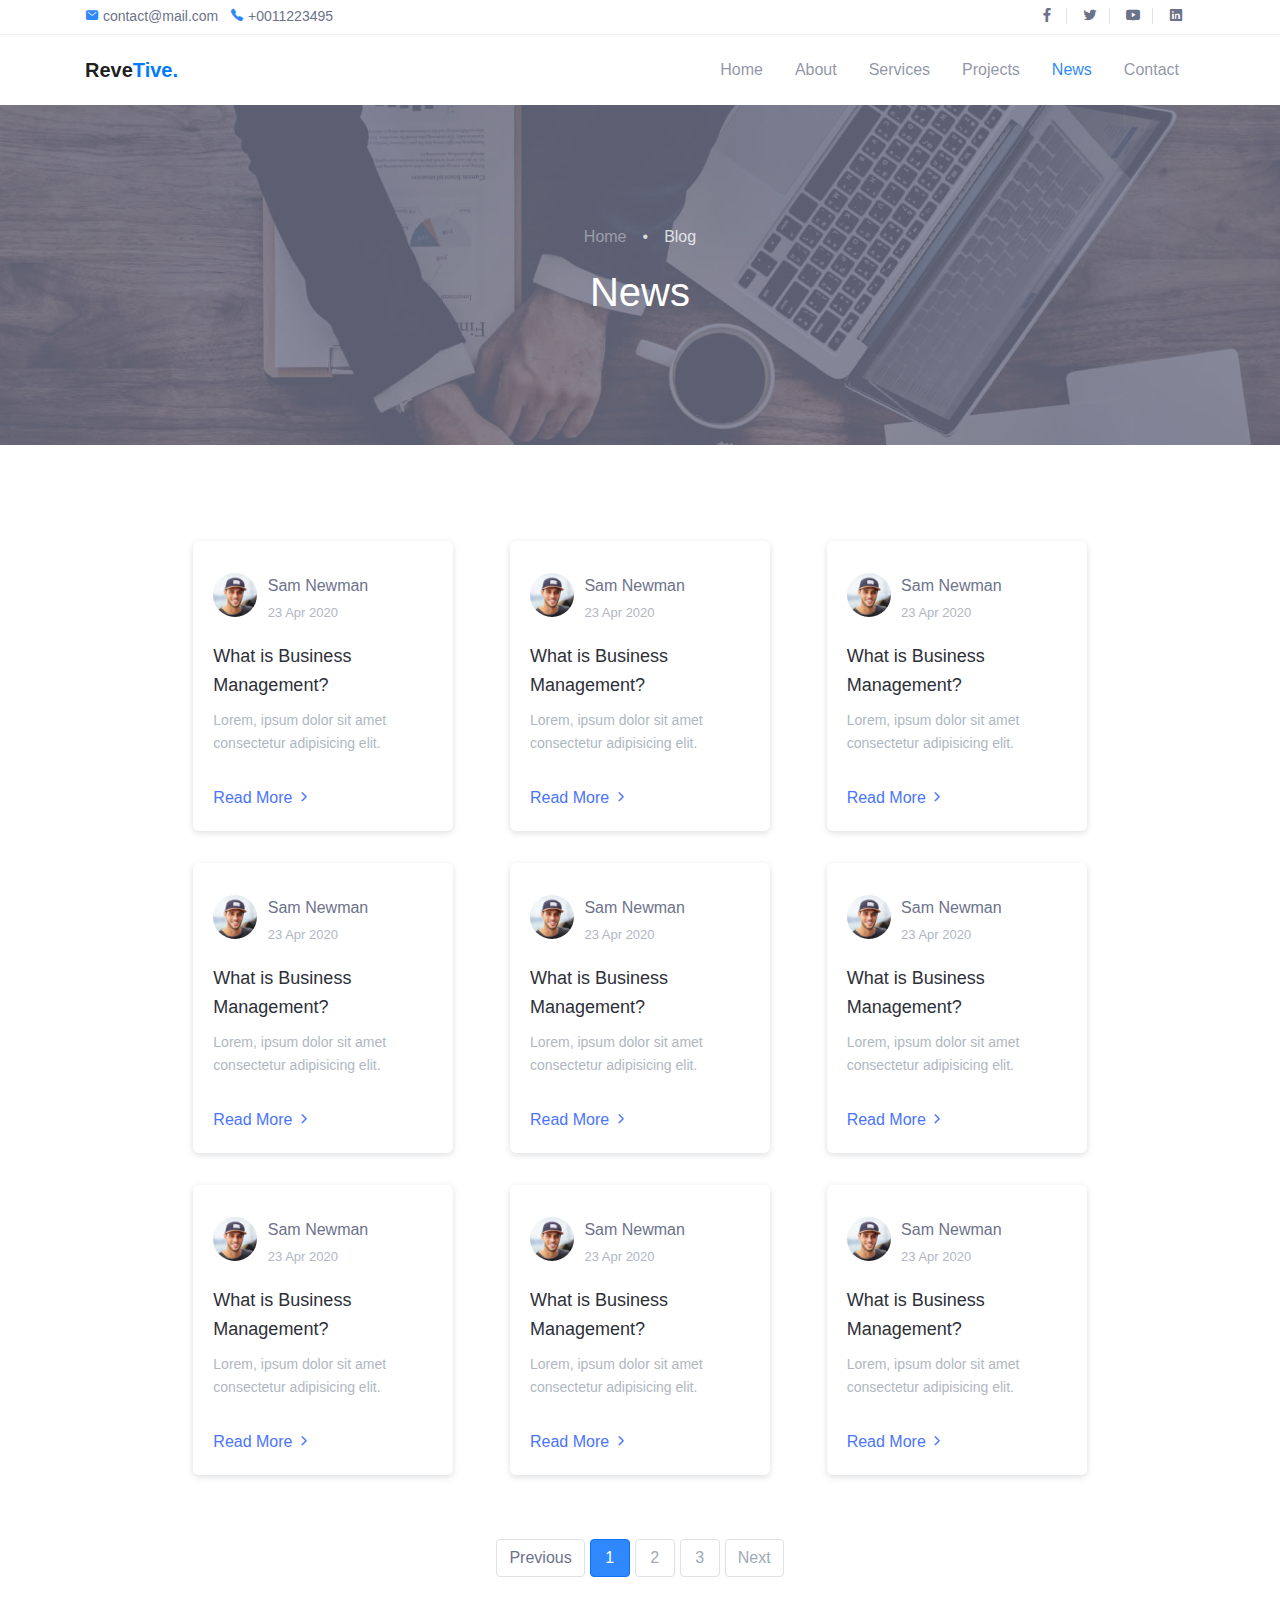
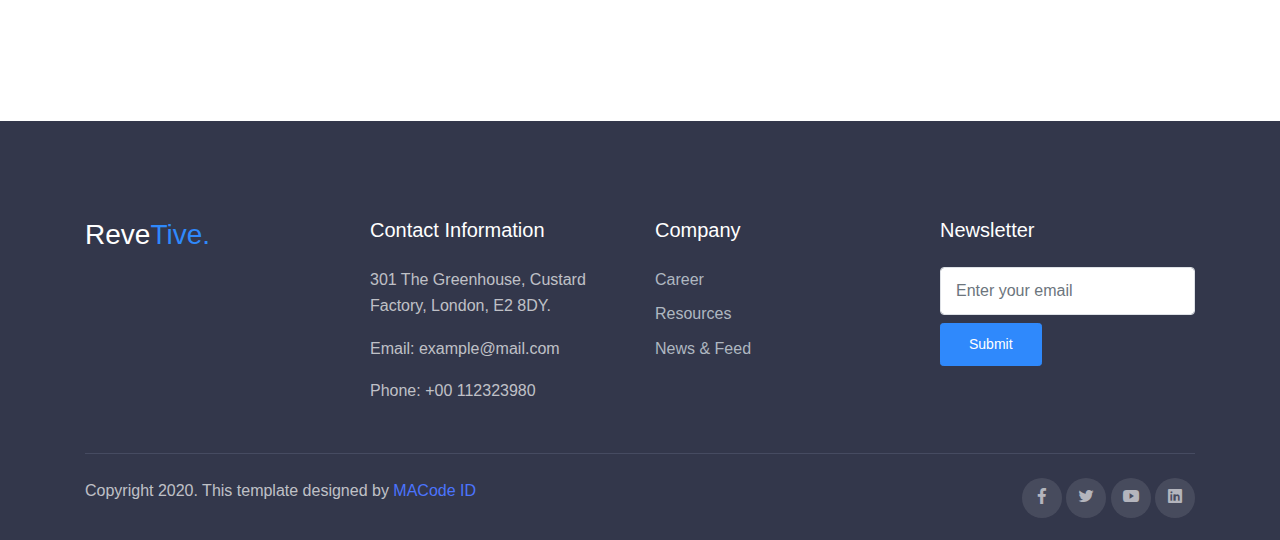
<file: html/blog.html>
<!DOCTYPE html>
<html lang="en">
<head>
  <meta charset="UTF-8">
  <meta name="viewport" content="width=device-width, initial-scale=1.0">

  <meta http-equiv="X-UA-Compatible" content="IE=edge">

  <meta name="copyright" content="MACode ID, https://macodeid.com/">

  <title>Revetive - Free Business Corporate Template By MACode ID</title>

  <link rel="stylesheet" href="../assets/css/bootstrap.css">
  
  <link rel="stylesheet" href="../assets/css/maicons.css">

  <link rel="stylesheet" href="../assets/vendor/animate/animate.css">

  <link rel="stylesheet" href="../assets/vendor/owl-carousel/css/owl.carousel.css">

  <link rel="stylesheet" href="../assets/vendor/fancybox/css/jquery.fancybox.css">

  <link rel="stylesheet" href="../assets/css/theme.css">

</head>
<body>

  <!-- Back to top button -->
  <div class="back-to-top"></div>

  <header>
    <div class="top-bar">
      <div class="container">
        <div class="row align-items-center">
          <div class="col-md-8">
            <div class="d-inline-block">
              <span class="mai-mail fg-primary"></span> <a href="mailto:contact@mail.com">contact@mail.com</a>
            </div>
            <div class="d-inline-block ml-2">
              <span class="mai-call fg-primary"></span> <a href="tel:+0011223495">+0011223495</a>
            </div>
          </div>
          <div class="col-md-4 text-right d-none d-md-block">
            <div class="social-mini-button">
              <a href="#"><span class="mai-logo-facebook-f"></span></a>
              <a href="#"><span class="mai-logo-twitter"></span></a>
              <a href="#"><span class="mai-logo-youtube"></span></a>
              <a href="#"><span class="mai-logo-linkedin"></span></a>
            </div>
          </div>
        </div>
      </div> <!-- .container -->
    </div> <!-- .top-bar -->

    <nav class="navbar navbar-expand-lg navbar-light">
      <div class="container">
        <a href="index.html" class="navbar-brand">Reve<span class="text-primary">Tive.</span></a>

        <button class="navbar-toggler" data-toggle="collapse" data-target="#navbarContent" aria-controls="navbarContent" aria-expanded="false" aria-label="Toggle navigation">
          <span class="navbar-toggler-icon"></span>
        </button>

        <div class="navbar-collapse collapse" id="navbarContent">
          <ul class="navbar-nav ml-auto pt-3 pt-lg-0">
            <li class="nav-item">
              <a href="index.html" class="nav-link">Home</a>
            </li>
            <li class="nav-item">
              <a href="about.html" class="nav-link">About</a>
            </li>
            <li class="nav-item">
              <a href="services.html" class="nav-link">Services</a>
            </li>
            <li class="nav-item">
              <a href="portfolio.html" class="nav-link">Projects</a>
            </li>
            <li class="nav-item active">
              <a href="blog.html" class="nav-link">News</a>
            </li>
            <li class="nav-item">
              <a href="contact.html" class="nav-link">Contact</a>
            </li>
          </ul>
        </div>
      </div> <!-- .container -->
    </nav> <!-- .navbar -->

    <div class="page-banner bg-img bg-img-parallax overlay-dark" style="background-image: url(../assets/img/bg_image_3.jpg);">
      <div class="container h-100">
        <div class="row justify-content-center align-items-center h-100">
          <div class="col-lg-8">
            <nav aria-label="breadcrumb">
              <ol class="breadcrumb breadcrumb-dark bg-transparent justify-content-center py-0">
                <li class="breadcrumb-item"><a href="index.html">Home</a></li>
                <li class="breadcrumb-item active" aria-current="page">Blog</li>
              </ol>
            </nav>
            <h1 class="fg-white text-center">News</h1>
          </div>
        </div>
      </div>
    </div> <!-- .page-banner -->
  </header>

  <main>
    <div class="page-section">
      <div class="container">
        <div class="row justify-content-center">
          <div class="col-lg-10">
            <div class="row">
              <div class="col-md-6 col-lg-4 py-3">
                <div class="card-blog">
                  <div class="header">
                    <div class="avatar">
                      <img src="../assets/img/person/person_1.jpg" alt="">
                    </div>
                    <div class="entry-footer">
                      <div class="post-author">Sam Newman</div>
                      <a href="#" class="post-date">23 Apr 2020</a>
                    </div>
                  </div>
                  <div class="body">
                    <div class="post-title"><a href="blog-single.html">What is Business Management?</a></div>
                    <div class="post-excerpt">Lorem, ipsum dolor sit amet consectetur adipisicing elit.</div>
                  </div>
                  <div class="footer">
                    <a href="blog-single.html">Read More <span class="mai-chevron-forward text-sm"></span></a>
                  </div>
                </div>
              </div>

              <div class="col-md-6 col-lg-4 py-3">
                <div class="card-blog">
                  <div class="header">
                    <div class="avatar">
                      <img src="../assets/img/person/person_1.jpg" alt="">
                    </div>
                    <div class="entry-footer">
                      <div class="post-author">Sam Newman</div>
                      <a href="#" class="post-date">23 Apr 2020</a>
                    </div>
                  </div>
                  <div class="body">
                    <div class="post-title"><a href="blog-single.html">What is Business Management?</a></div>
                    <div class="post-excerpt">Lorem, ipsum dolor sit amet consectetur adipisicing elit.</div>
                  </div>
                  <div class="footer">
                    <a href="blog-single.html">Read More <span class="mai-chevron-forward text-sm"></span></a>
                  </div>
                </div>
              </div>

              <div class="col-md-6 col-lg-4 py-3">
                <div class="card-blog">
                  <div class="header">
                    <div class="avatar">
                      <img src="../assets/img/person/person_1.jpg" alt="">
                    </div>
                    <div class="entry-footer">
                      <div class="post-author">Sam Newman</div>
                      <a href="#" class="post-date">23 Apr 2020</a>
                    </div>
                  </div>
                  <div class="body">
                    <div class="post-title"><a href="blog-single.html">What is Business Management?</a></div>
                    <div class="post-excerpt">Lorem, ipsum dolor sit amet consectetur adipisicing elit.</div>
                  </div>
                  <div class="footer">
                    <a href="blog-single.html">Read More <span class="mai-chevron-forward text-sm"></span></a>
                  </div>
                </div>
              </div>

              <div class="col-md-6 col-lg-4 py-3">
                <div class="card-blog">
                  <div class="header">
                    <div class="avatar">
                      <img src="../assets/img/person/person_1.jpg" alt="">
                    </div>
                    <div class="entry-footer">
                      <div class="post-author">Sam Newman</div>
                      <a href="#" class="post-date">23 Apr 2020</a>
                    </div>
                  </div>
                  <div class="body">
                    <div class="post-title"><a href="blog-single.html">What is Business Management?</a></div>
                    <div class="post-excerpt">Lorem, ipsum dolor sit amet consectetur adipisicing elit.</div>
                  </div>
                  <div class="footer">
                    <a href="blog-single.html">Read More <span class="mai-chevron-forward text-sm"></span></a>
                  </div>
                </div>
              </div>

              <div class="col-md-6 col-lg-4 py-3">
                <div class="card-blog">
                  <div class="header">
                    <div class="avatar">
                      <img src="../assets/img/person/person_1.jpg" alt="">
                    </div>
                    <div class="entry-footer">
                      <div class="post-author">Sam Newman</div>
                      <a href="#" class="post-date">23 Apr 2020</a>
                    </div>
                  </div>
                  <div class="body">
                    <div class="post-title"><a href="blog-single.html">What is Business Management?</a></div>
                    <div class="post-excerpt">Lorem, ipsum dolor sit amet consectetur adipisicing elit.</div>
                  </div>
                  <div class="footer">
                    <a href="blog-single.html">Read More <span class="mai-chevron-forward text-sm"></span></a>
                  </div>
                </div>
              </div>

              <div class="col-md-6 col-lg-4 py-3">
                <div class="card-blog">
                  <div class="header">
                    <div class="avatar">
                      <img src="../assets/img/person/person_1.jpg" alt="">
                    </div>
                    <div class="entry-footer">
                      <div class="post-author">Sam Newman</div>
                      <a href="#" class="post-date">23 Apr 2020</a>
                    </div>
                  </div>
                  <div class="body">
                    <div class="post-title"><a href="blog-single.html">What is Business Management?</a></div>
                    <div class="post-excerpt">Lorem, ipsum dolor sit amet consectetur adipisicing elit.</div>
                  </div>
                  <div class="footer">
                    <a href="blog-single.html">Read More <span class="mai-chevron-forward text-sm"></span></a>
                  </div>
                </div>
              </div>

              <div class="col-md-6 col-lg-4 py-3">
                <div class="card-blog">
                  <div class="header">
                    <div class="avatar">
                      <img src="../assets/img/person/person_1.jpg" alt="">
                    </div>
                    <div class="entry-footer">
                      <div class="post-author">Sam Newman</div>
                      <a href="#" class="post-date">23 Apr 2020</a>
                    </div>
                  </div>
                  <div class="body">
                    <div class="post-title"><a href="blog-single.html">What is Business Management?</a></div>
                    <div class="post-excerpt">Lorem, ipsum dolor sit amet consectetur adipisicing elit.</div>
                  </div>
                  <div class="footer">
                    <a href="blog-single.html">Read More <span class="mai-chevron-forward text-sm"></span></a>
                  </div>
                </div>
              </div>

              <div class="col-md-6 col-lg-4 py-3">
                <div class="card-blog">
                  <div class="header">
                    <div class="avatar">
                      <img src="../assets/img/person/person_1.jpg" alt="">
                    </div>
                    <div class="entry-footer">
                      <div class="post-author">Sam Newman</div>
                      <a href="#" class="post-date">23 Apr 2020</a>
                    </div>
                  </div>
                  <div class="body">
                    <div class="post-title"><a href="blog-single.html">What is Business Management?</a></div>
                    <div class="post-excerpt">Lorem, ipsum dolor sit amet consectetur adipisicing elit.</div>
                  </div>
                  <div class="footer">
                    <a href="blog-single.html">Read More <span class="mai-chevron-forward text-sm"></span></a>
                  </div>
                </div>
              </div>

              <div class="col-md-6 col-lg-4 py-3">
                <div class="card-blog">
                  <div class="header">
                    <div class="avatar">
                      <img src="../assets/img/person/person_1.jpg" alt="">
                    </div>
                    <div class="entry-footer">
                      <div class="post-author">Sam Newman</div>
                      <a href="#" class="post-date">23 Apr 2020</a>
                    </div>
                  </div>
                  <div class="body">
                    <div class="post-title"><a href="blog-single.html">What is Business Management?</a></div>
                    <div class="post-excerpt">Lorem, ipsum dolor sit amet consectetur adipisicing elit.</div>
                  </div>
                  <div class="footer">
                    <a href="blog-single.html">Read More <span class="mai-chevron-forward text-sm"></span></a>
                  </div>
                </div>
              </div>

              <div class="col-12 my-5">
                <nav aria-label="Page Navigation">
                  <ul class="pagination justify-content-center">
                    <li class="page-item disabled">
                      <a class="page-link" href="#" tabindex="-1" aria-disabled="true">Previous</a>
                    </li>
                    <li class="page-item active" aria-current="page">
                      <a class="page-link" href="#">1 <span class="sr-only">(current)</span></a>
                    </li>
                    <li class="page-item">
                      <a class="page-link" href="#">2</a>
                    </li>
                    <li class="page-item"><a class="page-link" href="#">3</a></li>
                    <li class="page-item">
                      <a class="page-link" href="#">Next</a>
                    </li>
                  </ul>
                </nav>
              </div>
              
            </div>
          </div>
          
        </div>
      </div> <!-- .container -->
    </div> <!-- .page-section -->
  </main>


  <footer class="page-footer">
    <div class="container">
      <div class="row">
        <div class="col-lg-3 py-3">
          <h3>Reve<span class="fg-primary">Tive.</span></h3>
        </div>
        <div class="col-lg-3 py-3">
          <h5>Contact Information</h5>
          <p>301 The Greenhouse, Custard Factory, London, E2 8DY.</p>
          <p>Email: example@mail.com</p>
          <p>Phone: +00 112323980</p>
        </div>
        <div class="col-lg-3 py-3">
          <h5>Company</h5>
          <ul class="footer-menu">
            <li><a href="#">Career</a></li>
            <li><a href="#">Resources</a></li>
            <li><a href="#">News & Feed</a></li>
          </ul>
        </div>
        <div class="col-lg-3 py-3">
          <h5>Newsletter</h5>
          <form action="#">
            <input type="text" class="form-control" placeholder="Enter your email">
            <button type="submit" class="btn btn-primary btn-sm mt-2">Submit</button>
          </form>
        </div>
      </div>

      <hr>

      <div class="row mt-4">
        <div class="col-md-6">
          <p>Copyright 2020. This template designed by <a href="https://macodeid.com">MACode ID</a></p>
        </div>
        <div class="col-md-6 text-right">
          <div class="sosmed-button">
            <a href="#"><span class="mai-logo-facebook-f"></span></a>
            <a href="#"><span class="mai-logo-twitter"></span></a>
            <a href="#"><span class="mai-logo-youtube"></span></a>
            <a href="#"><span class="mai-logo-linkedin"></span></a>
          </div>
        </div>
      </div>
    </div>
  </footer>

  
<script src="../assets/js/jquery-3.5.1.min.js"></script>

<script src="../assets/js/bootstrap.bundle.min.js"></script>

<script src="../assets/vendor/owl-carousel/js/owl.carousel.min.js"></script>

<script src="../assets/vendor/wow/wow.min.js"></script>

<script src="../assets/vendor/fancybox/js/jquery.fancybox.min.js"></script>

<script src="../assets/vendor/isotope/isotope.pkgd.min.js"></script>

<script src="../assets/js/google-maps.js"></script>

<script src="../assets/js/theme.js"></script>

</body>
</html>
</file>
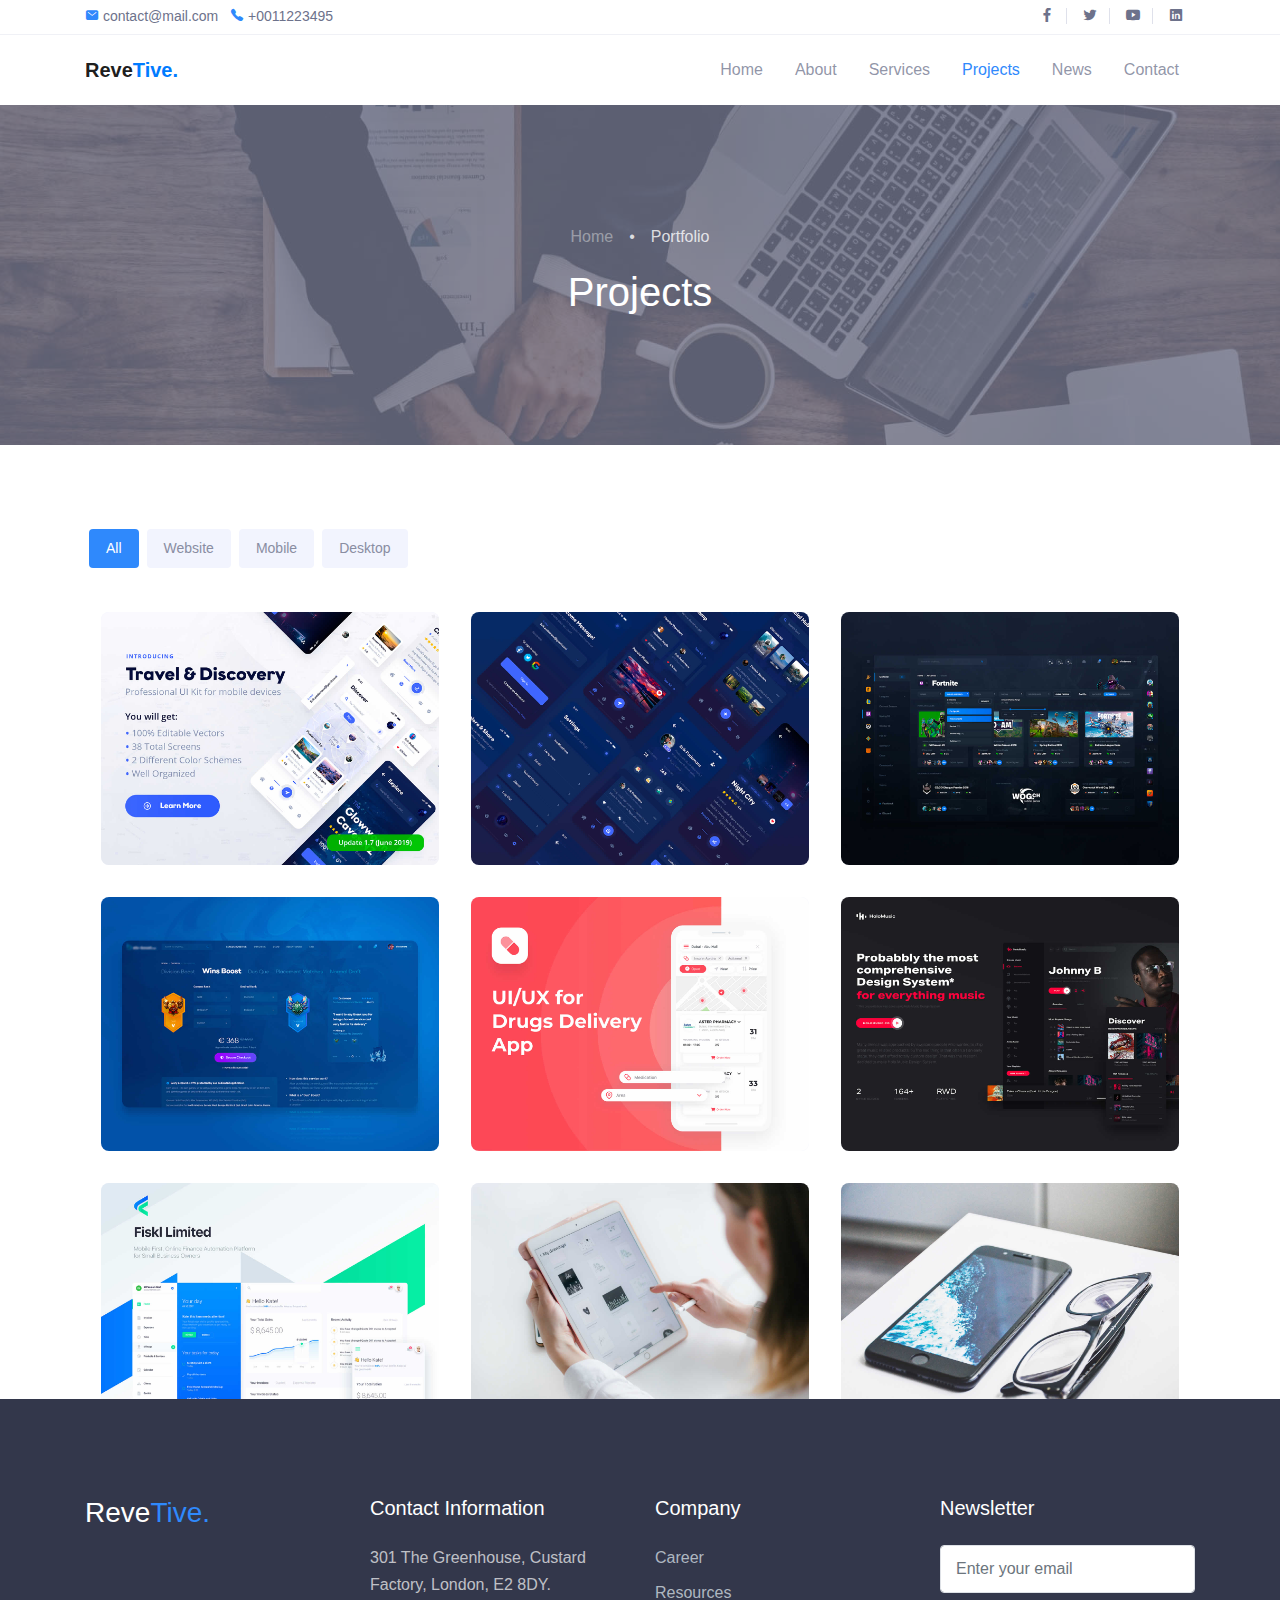
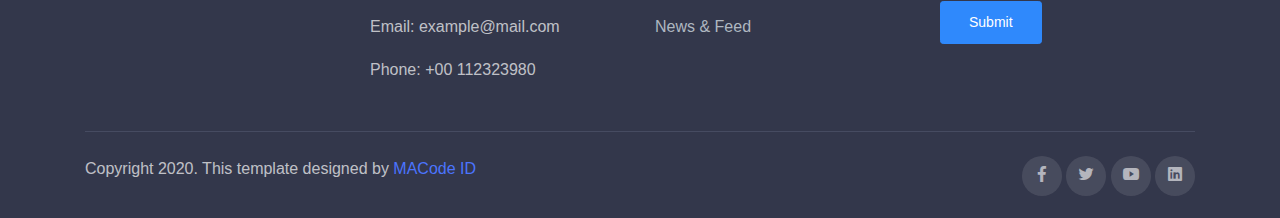
<file: html/portfolio.html>
<!DOCTYPE html>
<html lang="en">
<head>
  <meta charset="UTF-8">
  <meta name="viewport" content="width=device-width, initial-scale=1.0">

  <meta http-equiv="X-UA-Compatible" content="IE=edge">

  <meta name="copyright" content="MACode ID, https://macodeid.com/">

  <title>Revetive - Free Business Corporate Template By MACode ID</title>

  <link rel="stylesheet" href="../assets/css/bootstrap.css">
  
  <link rel="stylesheet" href="../assets/css/maicons.css">

  <link rel="stylesheet" href="../assets/vendor/animate/animate.css">

  <link rel="stylesheet" href="../assets/vendor/owl-carousel/css/owl.carousel.css">

  <link rel="stylesheet" href="../assets/vendor/fancybox/css/jquery.fancybox.css">

  <link rel="stylesheet" href="../assets/css/theme.css">

</head>
<body>

  <!-- Back to top button -->
  <div class="back-to-top"></div>

  <header>
    <div class="top-bar">
      <div class="container">
        <div class="row align-items-center">
          <div class="col-md-8">
            <div class="d-inline-block">
              <span class="mai-mail fg-primary"></span> <a href="mailto:contact@mail.com">contact@mail.com</a>
            </div>
            <div class="d-inline-block ml-2">
              <span class="mai-call fg-primary"></span> <a href="tel:+0011223495">+0011223495</a>
            </div>
          </div>
          <div class="col-md-4 text-right d-none d-md-block">
            <div class="social-mini-button">
              <a href="#"><span class="mai-logo-facebook-f"></span></a>
              <a href="#"><span class="mai-logo-twitter"></span></a>
              <a href="#"><span class="mai-logo-youtube"></span></a>
              <a href="#"><span class="mai-logo-linkedin"></span></a>
            </div>
          </div>
        </div>
      </div> <!-- .container -->
    </div> <!-- .top-bar -->

    <nav class="navbar navbar-expand-lg navbar-light">
      <div class="container">
        <a href="index.html" class="navbar-brand">Reve<span class="text-primary">Tive.</span></a>

        <button class="navbar-toggler" data-toggle="collapse" data-target="#navbarContent" aria-controls="navbarContent" aria-expanded="false" aria-label="Toggle navigation">
          <span class="navbar-toggler-icon"></span>
        </button>

        <div class="navbar-collapse collapse" id="navbarContent">
          <ul class="navbar-nav ml-auto pt-3 pt-lg-0">
            <li class="nav-item">
              <a href="index.html" class="nav-link">Home</a>
            </li>
            <li class="nav-item">
              <a href="about.html" class="nav-link">About</a>
            </li>
            <li class="nav-item">
              <a href="services.html" class="nav-link">Services</a>
            </li>
            <li class="nav-item active">
              <a href="portfolio.html" class="nav-link">Projects</a>
            </li>
            <li class="nav-item">
              <a href="blog.html" class="nav-link">News</a>
            </li>
            <li class="nav-item">
              <a href="contact.html" class="nav-link">Contact</a>
            </li>
          </ul>
        </div>
      </div> <!-- .container -->
    </nav> <!-- .navbar -->

    <div class="page-banner bg-img bg-img-parallax overlay-dark" style="background-image: url(../assets/img/bg_image_3.jpg);">
      <div class="container h-100">
        <div class="row justify-content-center align-items-center h-100">
          <div class="col-lg-8">
            <nav aria-label="breadcrumb">
              <ol class="breadcrumb breadcrumb-dark bg-transparent justify-content-center py-0">
                <li class="breadcrumb-item"><a href="index.html">Home</a></li>
                <li class="breadcrumb-item active" aria-current="page">Portfolio</li>
              </ol>
            </nav>
            <h1 class="fg-white text-center">Projects</h1>
          </div>
        </div>
      </div>
    </div> <!-- .page-banner -->
  </header>

  <main>
    <div class="page-section">
      <div class="container">
        <div class="filterable-btn">
          <button class="btn active" data-filter="*">All</button>
          <button class="btn" data-filter=".web">Website</button>
          <button class="btn" data-filter=".mobile">Mobile</button>
          <button class="btn" data-filter=".desktop">Desktop</button>
        </div>

        <div class="grid mt-3">
          <div class="grid-item mobile">
            <div class="portfolio">
              <a href="../assets/img/portfolio/work-1.jpg" data-fancybox="portfolio">
                <img src="../assets/img/portfolio/work-1.jpg" alt="">
              </a>
            </div>
          </div>
          <div class="grid-item mobile">
            <div class="portfolio">
              <a href="../assets/img/portfolio/work-2.jpg" data-fancybox="portfolio">
                <img src="../assets/img/portfolio/work-2.jpg" alt="">
              </a>
            </div>
          </div>
          <div class="grid-item web desktop">
            <div class="portfolio">
              <a href="../assets/img/portfolio/work-3.jpg" data-fancybox="portfolio">
                <img src="../assets/img/portfolio/work-3.jpg" alt="">
              </a>
            </div>
          </div>
          <div class="grid-item web">
            <div class="portfolio">
              <a href="../assets/img/portfolio/work-4.jpg" data-fancybox="portfolio">
                <img src="../assets/img/portfolio/work-4.jpg" alt="">
              </a>
            </div>
          </div>
          <div class="grid-item mobile">
            <div class="portfolio">
              <a href="../assets/img/portfolio/work-5.jpg" data-fancybox="portfolio">
                <img src="../assets/img/portfolio/work-5.jpg" alt="">
              </a>
            </div>
          </div>
          <div class="grid-item web desktop">
            <div class="portfolio">
              <a href="../assets/img/portfolio/work-6.jpg" data-fancybox="portfolio">
                <img src="../assets/img/portfolio/work-6.jpg" alt="">
              </a>
            </div>
          </div>
          <div class="grid-item web">
            <div class="portfolio">
              <a href="../assets/img/portfolio/work-7.jpg" data-fancybox="portfolio">
                <img src="../assets/img/portfolio/work-7.jpg" alt="">
              </a>
            </div>
          </div>
          <div class="grid-item mobile">
            <div class="portfolio">
              <a href="../assets/img/portfolio/work-8.jpg" data-fancybox="portfolio">
                <img src="../assets/img/portfolio/work-8.jpg" alt="">
              </a>
            </div>
          </div>
          <div class="grid-item mobile">
            <div class="portfolio">
              <a href="../assets/img/portfolio/work-9.jpg" data-fancybox="portfolio">
                <img src="../assets/img/portfolio/work-9.jpg" alt="">
              </a>
            </div>
          </div>
        </div> <!-- .grid -->
        <div class="mt-5 text-center">
          <button class="btn btn-primary">Load More</button>
        </div>
      </div> <!-- .container -->
    </div> <!-- .page-section -->
  </main>

  <footer class="page-footer">
    <div class="container">
      <div class="row">
        <div class="col-lg-3 py-3">
          <h3>Reve<span class="fg-primary">Tive.</span></h3>
        </div>
        <div class="col-lg-3 py-3">
          <h5>Contact Information</h5>
          <p>301 The Greenhouse, Custard Factory, London, E2 8DY.</p>
          <p>Email: example@mail.com</p>
          <p>Phone: +00 112323980</p>
        </div>
        <div class="col-lg-3 py-3">
          <h5>Company</h5>
          <ul class="footer-menu">
            <li><a href="#">Career</a></li>
            <li><a href="#">Resources</a></li>
            <li><a href="#">News & Feed</a></li>
          </ul>
        </div>
        <div class="col-lg-3 py-3">
          <h5>Newsletter</h5>
          <form action="#">
            <input type="text" class="form-control" placeholder="Enter your email">
            <button type="submit" class="btn btn-primary btn-sm mt-2">Submit</button>
          </form>
        </div>
      </div>

      <hr>

      <div class="row mt-4">
        <div class="col-md-6">
          <p>Copyright 2020. This template designed by <a href="https://macodeid.com">MACode ID</a></p>
        </div>
        <div class="col-md-6 text-right">
          <div class="sosmed-button">
            <a href="#"><span class="mai-logo-facebook-f"></span></a>
            <a href="#"><span class="mai-logo-twitter"></span></a>
            <a href="#"><span class="mai-logo-youtube"></span></a>
            <a href="#"><span class="mai-logo-linkedin"></span></a>
          </div>
        </div>
      </div>
    </div>
  </footer>

  
<script src="../assets/js/jquery-3.5.1.min.js"></script>

<script src="../assets/js/bootstrap.bundle.min.js"></script>

<script src="../assets/vendor/owl-carousel/js/owl.carousel.min.js"></script>

<script src="../assets/vendor/wow/wow.min.js"></script>

<script src="../assets/vendor/fancybox/js/jquery.fancybox.min.js"></script>

<script src="../assets/vendor/isotope/isotope.pkgd.min.js"></script>

<script src="../assets/js/google-maps.js"></script>

<script src="../assets/js/theme.js"></script>

</body>
</html>
</file>
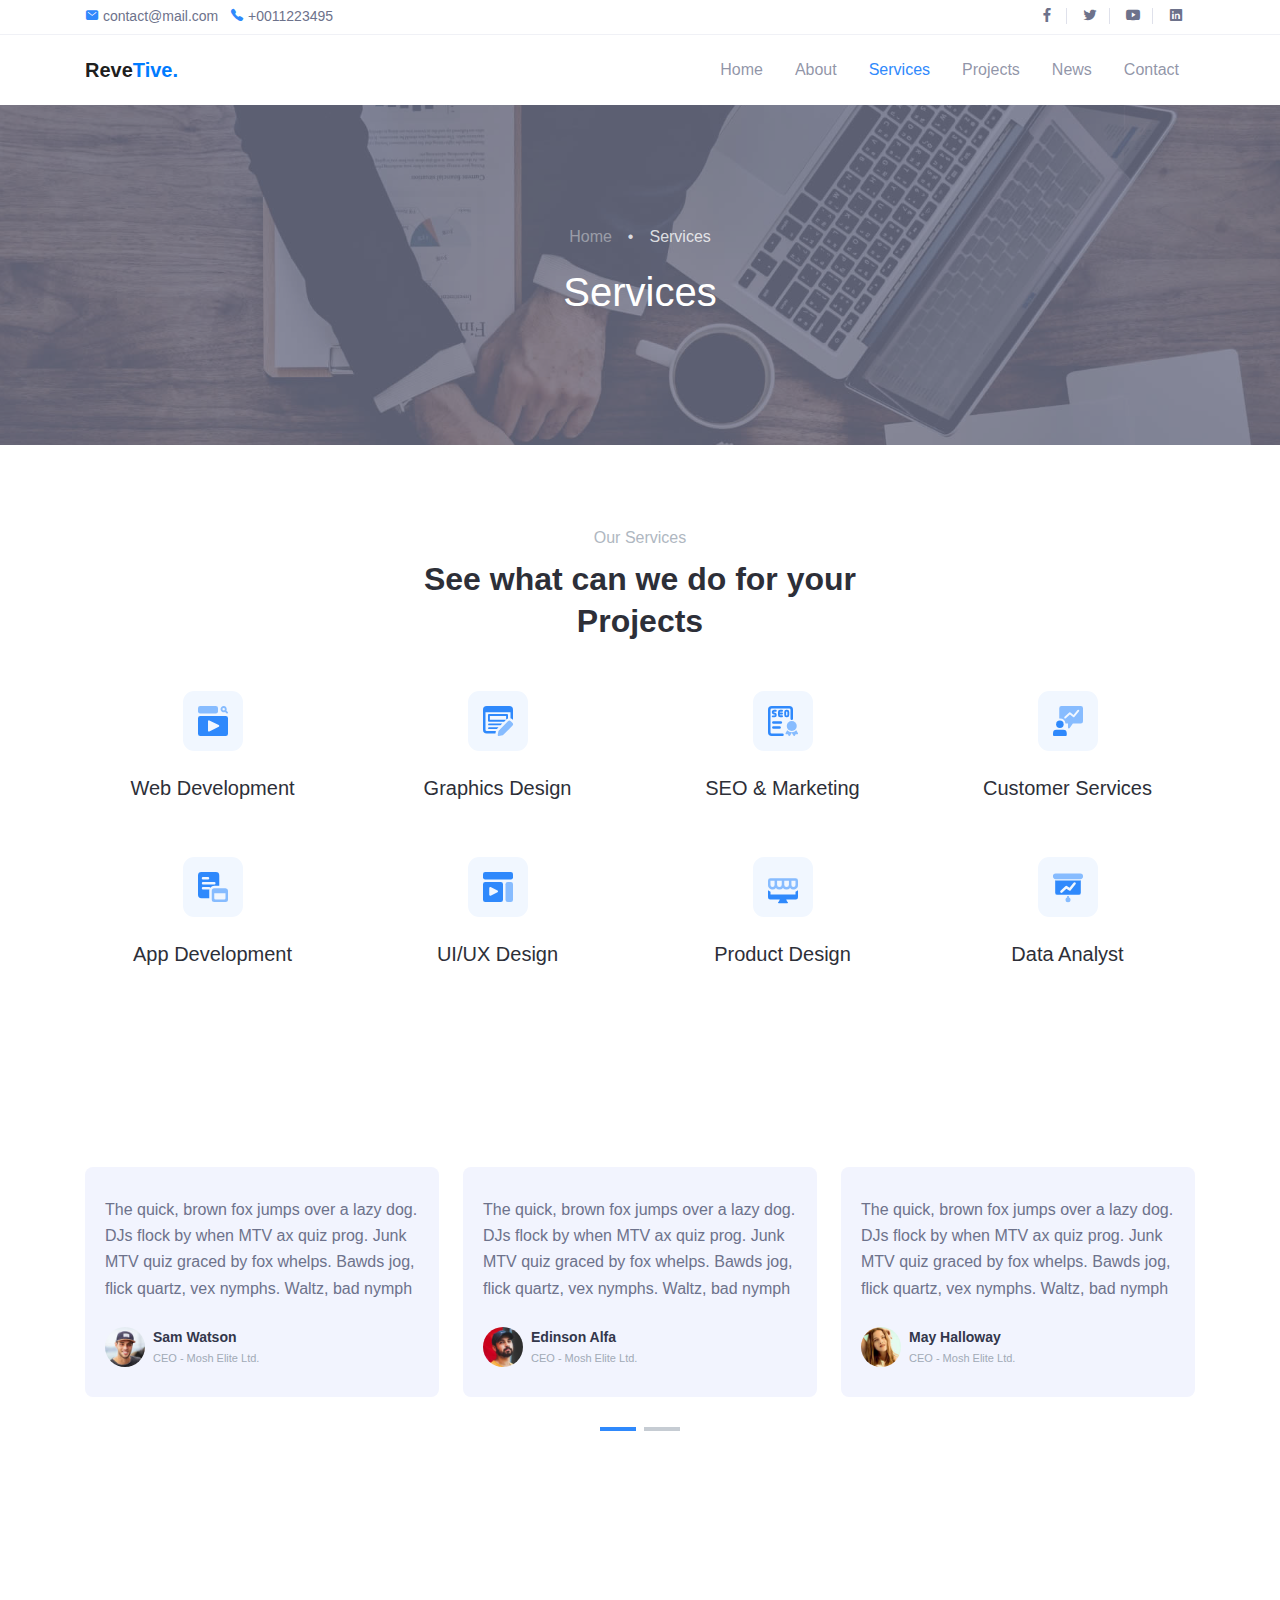
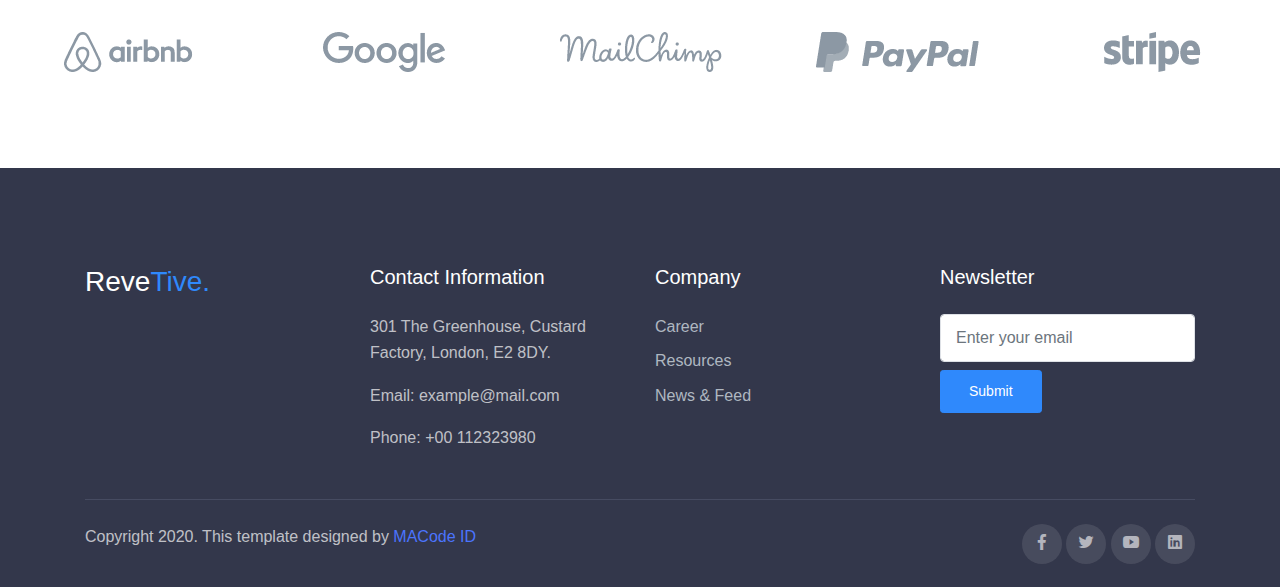
<file: html/services.html>
<!DOCTYPE html>
<html lang="en">
<head>
  <meta charset="UTF-8">
  <meta name="viewport" content="width=device-width, initial-scale=1.0">

  <meta http-equiv="X-UA-Compatible" content="IE=edge">

  <meta name="copyright" content="MACode ID, https://macodeid.com/">

  <title>Revetive - Free Business Corporate Template By MACode ID</title>

  <link rel="stylesheet" href="../assets/css/bootstrap.css">
  
  <link rel="stylesheet" href="../assets/css/maicons.css">

  <link rel="stylesheet" href="../assets/vendor/animate/animate.css">

  <link rel="stylesheet" href="../assets/vendor/owl-carousel/css/owl.carousel.css">

  <link rel="stylesheet" href="../assets/vendor/fancybox/css/jquery.fancybox.css">

  <link rel="stylesheet" href="../assets/css/theme.css">

</head>
<body>

  <!-- Back to top button -->
  <div class="back-to-top"></div>

  <header>
    <div class="top-bar">
      <div class="container">
        <div class="row align-items-center">
          <div class="col-md-8">
            <div class="d-inline-block">
              <span class="mai-mail fg-primary"></span> <a href="mailto:contact@mail.com">contact@mail.com</a>
            </div>
            <div class="d-inline-block ml-2">
              <span class="mai-call fg-primary"></span> <a href="tel:+0011223495">+0011223495</a>
            </div>
          </div>
          <div class="col-md-4 text-right d-none d-md-block">
            <div class="social-mini-button">
              <a href="#"><span class="mai-logo-facebook-f"></span></a>
              <a href="#"><span class="mai-logo-twitter"></span></a>
              <a href="#"><span class="mai-logo-youtube"></span></a>
              <a href="#"><span class="mai-logo-linkedin"></span></a>
            </div>
          </div>
        </div>
      </div> <!-- .container -->
    </div> <!-- .top-bar -->

    <nav class="navbar navbar-expand-lg navbar-light">
      <div class="container">
        <a href="index.html" class="navbar-brand">Reve<span class="text-primary">Tive.</span></a>

        <button class="navbar-toggler" data-toggle="collapse" data-target="#navbarContent" aria-controls="navbarContent" aria-expanded="false" aria-label="Toggle navigation">
          <span class="navbar-toggler-icon"></span>
        </button>

        <div class="navbar-collapse collapse" id="navbarContent">
          <ul class="navbar-nav ml-auto pt-3 pt-lg-0">
            <li class="nav-item">
              <a href="index.html" class="nav-link">Home</a>
            </li>
            <li class="nav-item">
              <a href="about.html" class="nav-link">About</a>
            </li>
            <li class="nav-item active">
              <a href="services.html" class="nav-link">Services</a>
            </li>
            <li class="nav-item">
              <a href="portfolio.html" class="nav-link">Projects</a>
            </li>
            <li class="nav-item">
              <a href="blog.html" class="nav-link">News</a>
            </li>
            <li class="nav-item">
              <a href="contact.html" class="nav-link">Contact</a>
            </li>
          </ul>
        </div>
      </div> <!-- .container -->
    </nav> <!-- .navbar -->

    <div class="page-banner bg-img bg-img-parallax overlay-dark" style="background-image: url(../assets/img/bg_image_3.jpg);">
      <div class="container h-100">
        <div class="row justify-content-center align-items-center h-100">
          <div class="col-lg-8">
            <nav aria-label="breadcrumb">
              <ol class="breadcrumb breadcrumb-dark bg-transparent justify-content-center py-0">
                <li class="breadcrumb-item"><a href="index.html">Home</a></li>
                <li class="breadcrumb-item active" aria-current="page">Services</li>
              </ol>
            </nav>
            <h1 class="fg-white text-center">Services</h1>
          </div>
        </div>
      </div>
    </div> <!-- .page-banner -->
  </header>

  <main>
    <div class="page-section">
      <div class="container">
        <div class="text-center">
          <div class="subhead">Our Services</div>
          <h2 class="title-section">See what can we do for your Projects</h2>
        </div>

        <div class="row justify-content-center">
          <div class="col-md-6 col-lg-4 col-xl-3 py-3 mb-3">
            <div class="text-center">
              <div class="img-fluid mb-4">
                <img src="../assets/img/icons/web_development.svg" alt="">
              </div>
              <h5>Web Development</h5>
            </div>
          </div>
          <div class="col-md-6 col-lg-4 col-xl-3 py-3 mb-3">
            <div class="text-center">
              <div class="img-fluid mb-4">
                <img src="../assets/img/icons/graphics_design.svg" alt="">
              </div>
              <h5>Graphics Design</h5>
            </div>
          </div>

          <div class="col-md-6 col-lg-4 col-xl-3 py-3 mb-3">
            <div class="text-center">
              <div class="img-fluid mb-4">
                <img src="../assets/img/icons/seo_and_marketing.svg" alt="">
              </div>
              <h5>SEO & Marketing</h5>
            </div>
          </div>

          <div class="col-md-6 col-lg-4 col-xl-3 py-3 mb-3">
            <div class="text-center">
              <div class="img-fluid mb-4">
                <img src="../assets/img/icons/customer_services.svg" alt="">
              </div>
              <h5>Customer Services</h5>
            </div>
          </div>

          <div class="col-md-6 col-lg-4 col-xl-3 py-3 mb-3">
            <div class="text-center">
              <div class="img-fluid mb-4">
                <img src="../assets/img/icons/app_development.svg" alt="">
              </div>
              <h5>App Development</h5>
            </div>
          </div>

          <div class="col-md-6 col-lg-4 col-xl-3 py-3 mb-3">
            <div class="text-center">
              <div class="img-fluid mb-4">
                <img src="../assets/img/icons/ui_ux_design.svg" alt="">
              </div>
              <h5>UI/UX Design</h5>
            </div>
          </div>

          <div class="col-md-6 col-lg-4 col-xl-3 py-3 mb-3">
            <div class="text-center">
              <div class="img-fluid mb-4">
                <img src="../assets/img/icons/product_design.svg" alt="">
              </div>
              <h5>Product Design</h5>
            </div>
          </div>

          <div class="col-md-6 col-lg-4 col-xl-3 py-3 mb-3">
            <div class="text-center">
              <div class="img-fluid mb-4">
                <img src="../assets/img/icons/data_analyst.svg" alt="">
              </div>
              <h5>Data Analyst</h5>
            </div>
          </div>

        </div>
      </div> <!-- .container -->
    </div> <!-- .page-section -->

    <!-- Testimonials -->
    <div class="page-section">
      <div class="container">
        <div class="owl-carousel testimonial-carousel">
          <div class="card-testimonial">
            <div class="content">
              The quick, brown fox jumps over a lazy dog. DJs flock by when MTV ax quiz prog. Junk MTV quiz graced by fox whelps. Bawds jog, flick quartz, vex nymphs. Waltz, bad nymph
            </div>
            <div class="author">
              <div class="avatar">
                <img src="../assets/img/person/person_1.jpg" alt="">
              </div>
              <div class="d-inline-block ml-2">
                <div class="author-name">Sam Watson</div>
                <div class="author-info">CEO - Mosh Elite Ltd.</div>
              </div>
            </div>
          </div>

          <div class="card-testimonial">
            <div class="content">
              The quick, brown fox jumps over a lazy dog. DJs flock by when MTV ax quiz prog. Junk MTV quiz graced by fox whelps. Bawds jog, flick quartz, vex nymphs. Waltz, bad nymph
            </div>
            <div class="author">
              <div class="avatar">
                <img src="../assets/img/person/person_2.jpg" alt="">
              </div>
              <div class="d-inline-block ml-2">
                <div class="author-name">Edinson Alfa</div>
                <div class="author-info">CEO - Mosh Elite Ltd.</div>
              </div>
            </div>
          </div>

          <div class="card-testimonial">
            <div class="content">
              The quick, brown fox jumps over a lazy dog. DJs flock by when MTV ax quiz prog. Junk MTV quiz graced by fox whelps. Bawds jog, flick quartz, vex nymphs. Waltz, bad nymph
            </div>
            <div class="author">
              <div class="avatar">
                <img src="../assets/img/person/person_3.jpg" alt="">
              </div>
              <div class="d-inline-block ml-2">
                <div class="author-name">May Halloway</div>
                <div class="author-info">CEO - Mosh Elite Ltd.</div>
              </div>
            </div>
          </div>

          <div class="card-testimonial">
            <div class="content">
              The quick, brown fox jumps over a lazy dog. DJs flock by when MTV ax quiz prog. Junk MTV quiz graced by fox whelps. Bawds jog, flick quartz, vex nymphs. Waltz, bad nymph
            </div>
            <div class="author">
              <div class="avatar">
                <img src="../assets/img/person/person_1.jpg" alt="">
              </div>
              <div class="d-inline-block ml-2">
                <div class="author-name">Sam Watson</div>
                <div class="author-info">CEO - Mosh Elite Ltd.</div>
              </div>
            </div>
          </div>

          <div class="card-testimonial">
            <div class="content">
              The quick, brown fox jumps over a lazy dog. DJs flock by when MTV ax quiz prog. Junk MTV quiz graced by fox whelps. Bawds jog, flick quartz, vex nymphs. Waltz, bad nymph
            </div>
            <div class="author">
              <div class="avatar">
                <img src="../assets/img/person/person_2.jpg" alt="">
              </div>
              <div class="d-inline-block ml-2">
                <div class="author-name">Edinson Alfa</div>
                <div class="author-info">CEO - Mosh Elite Ltd.</div>
              </div>
            </div>
          </div>

          <div class="card-testimonial">
            <div class="content">
              The quick, brown fox jumps over a lazy dog. DJs flock by when MTV ax quiz prog. Junk MTV quiz graced by fox whelps. Bawds jog, flick quartz, vex nymphs. Waltz, bad nymph
            </div>
            <div class="author">
              <div class="avatar">
                <img src="../assets/img/person/person_3.jpg" alt="">
              </div>
              <div class="d-inline-block ml-2">
                <div class="author-name">May Halloway</div>
                <div class="author-info">CEO - Mosh Elite Ltd.</div>
              </div>
            </div>
          </div>

        </div> <!-- .row -->
      </div> <!-- .container -->
    </div> <!-- .page-section -->

    <div class="page-section">
      <div class="container-fluid">
        <div class="row row-cols-md-3 row-cols-lg-5 justify-content-center text-center">
          <div class="py-3 px-5">
            <img src="../assets/img/clients/airbnb.png" alt="">
          </div>
          <div class="py-3 px-5">
            <img src="../assets/img/clients/google.png" alt="">
          </div>
          <div class="py-3 px-5">
            <img src="../assets/img/clients/mailchimp.png" alt="">
          </div>
          <div class="py-3 px-5">
            <img src="../assets/img/clients/paypal.png" alt="">
          </div>
          <div class="py-3 px-5">
            <img src="../assets/img/clients/stripe.png" alt="">
          </div>
        </div>
      </div> <!-- .container-fluid -->
    </div> <!-- .page-section -->
  </main>


  <footer class="page-footer">
    <div class="container">
      <div class="row">
        <div class="col-lg-3 py-3">
          <h3>Reve<span class="fg-primary">Tive.</span></h3>
        </div>
        <div class="col-lg-3 py-3">
          <h5>Contact Information</h5>
          <p>301 The Greenhouse, Custard Factory, London, E2 8DY.</p>
          <p>Email: example@mail.com</p>
          <p>Phone: +00 112323980</p>
        </div>
        <div class="col-lg-3 py-3">
          <h5>Company</h5>
          <ul class="footer-menu">
            <li><a href="#">Career</a></li>
            <li><a href="#">Resources</a></li>
            <li><a href="#">News & Feed</a></li>
          </ul>
        </div>
        <div class="col-lg-3 py-3">
          <h5>Newsletter</h5>
          <form action="#">
            <input type="text" class="form-control" placeholder="Enter your email">
            <button type="submit" class="btn btn-primary btn-sm mt-2">Submit</button>
          </form>
        </div>
      </div>

      <hr>

      <div class="row mt-4">
        <div class="col-md-6">
          <p>Copyright 2020. This template designed by <a href="https://macodeid.com">MACode ID</a></p>
        </div>
        <div class="col-md-6 text-right">
          <div class="sosmed-button">
            <a href="#"><span class="mai-logo-facebook-f"></span></a>
            <a href="#"><span class="mai-logo-twitter"></span></a>
            <a href="#"><span class="mai-logo-youtube"></span></a>
            <a href="#"><span class="mai-logo-linkedin"></span></a>
          </div>
        </div>
      </div>
    </div>
  </footer>

  
<script src="../assets/js/jquery-3.5.1.min.js"></script>

<script src="../assets/js/bootstrap.bundle.min.js"></script>

<script src="../assets/vendor/owl-carousel/js/owl.carousel.min.js"></script>

<script src="../assets/vendor/wow/wow.min.js"></script>

<script src="../assets/vendor/fancybox/js/jquery.fancybox.min.js"></script>

<script src="../assets/vendor/isotope/isotope.pkgd.min.js"></script>

<script src="../assets/js/google-maps.js"></script>

<script src="../assets/js/theme.js"></script>

</body>
</html>
</file>
<file: assets/css/maicons.css>
@font-face {
  font-family: 'maicons';
  src:  url('../fonts/maicons.eot?c9nlkl');
  src:  url('../fonts/maicons.eot?c9nlkl#iefix') format('embedded-opentype'),
    url('../fonts/maicons.ttf?c9nlkl') format('truetype'),
    url('../fonts/maicons.woff?c9nlkl') format('woff'),
    url('../fonts/maicons.svg?c9nlkl#maicons') format('svg');
  font-weight: normal;
  font-style: normal;
  font-display: block;
}

[class^="mai-"], [class*=" mai-"] {
  /* use !important to prevent issues with browser extensions that change fonts */
  font-family: 'maicons' !important;
  speak: none;
  font-style: normal;
  font-weight: normal;
  font-variant: normal;
  text-transform: none;
  line-height: 1;

  /* Better Font Rendering =========== */
  -webkit-font-smoothing: antialiased;
  -moz-osx-font-smoothing: grayscale;
}

.mai-add:before {
  content: "\e900";
}
.mai-add-circle:before {
  content: "\e901";
}
.mai-add-circle-outline:before {
  content: "\e902";
}
.mai-airplane:before {
  content: "\e903";
}
.mai-airplane-outline:before {
  content: "\e904";
}
.mai-alarm:before {
  content: "\e905";
}
.mai-alarm-outline:before {
  content: "\e906";
}
.mai-albums:before {
  content: "\e907";
}
.mai-albums-outline:before {
  content: "\e908";
}
.mai-alert:before {
  content: "\e909";
}
.mai-alert-circle:before {
  content: "\e90a";
}
.mai-alert-circle-outline:before {
  content: "\e90b";
}
.mai-analytics:before {
  content: "\e90c";
}
.mai-analytics-outline:before {
  content: "\e90d";
}
.mai-aperture:before {
  content: "\e90e";
}
.mai-aperture-outline:before {
  content: "\e90f";
}
.mai-apps:before {
  content: "\e910";
}
.mai-apps-outline:before {
  content: "\e911";
}
.mai-archive:before {
  content: "\e912";
}
.mai-archive-outline:before {
  content: "\e913";
}
.mai-arrow-back:before {
  content: "\e914";
}
.mai-arrow-back-circle:before {
  content: "\e915";
}
.mai-arrow-back-circle-outline:before {
  content: "\e916";
}
.mai-arrow-down:before {
  content: "\e917";
}
.mai-arrow-down-circle:before {
  content: "\e918";
}
.mai-arrow-down-circle-outline:before {
  content: "\e919";
}
.mai-arrow-forward:before {
  content: "\e91a";
}
.mai-arrow-forward-circle:before {
  content: "\e91b";
}
.mai-arrow-forward-circle-outline:before {
  content: "\e91c";
}
.mai-arrow-redo:before {
  content: "\e91d";
}
.mai-arrow-redo-circle:before {
  content: "\e91e";
}
.mai-arrow-redo-circle-outline:before {
  content: "\e91f";
}
.mai-arrow-redo-outline:before {
  content: "\e920";
}
.mai-arrow-undo:before {
  content: "\e921";
}
.mai-arrow-undo-circle:before {
  content: "\e922";
}
.mai-arrow-undo-circle-outline:before {
  content: "\e923";
}
.mai-arrow-undo-outline:before {
  content: "\e924";
}
.mai-arrow-up:before {
  content: "\e925";
}
.mai-arrow-up-circle:before {
  content: "\e926";
}
.mai-arrow-up-circle-outline:before {
  content: "\e927";
}
.mai-at:before {
  content: "\e928";
}
.mai-at-circle:before {
  content: "\e929";
}
.mai-at-circle-outline:before {
  content: "\e92a";
}
.mai-attach:before {
  content: "\e92b";
}
.mai-attach-outline:before {
  content: "\e92c";
}
.mai-backspace:before {
  content: "\e92d";
}
.mai-backspace-outline:before {
  content: "\e92e";
}
.mai-bandage:before {
  content: "\e92f";
}
.mai-bandage-outline:before {
  content: "\e930";
}
.mai-bar-chart:before {
  content: "\e932";
}
.mai-bar-chart-outline:before {
  content: "\e933";
}
.mai-barbell:before {
  content: "\e931";
}
.mai-barcode:before {
  content: "\e934";
}
.mai-barcode-outline:before {
  content: "\e935";
}
.mai-baseball:before {
  content: "\e936";
}
.mai-baseball-outline:before {
  content: "\e937";
}
.mai-basket:before {
  content: "\e938";
}
.mai-basket-outline:before {
  content: "\e93b";
}
.mai-basketball:before {
  content: "\e939";
}
.mai-basketball-outline:before {
  content: "\e93a";
}
.mai-battery-charging:before {
  content: "\e93c";
}
.mai-battery-dead:before {
  content: "\e93d";
}
.mai-battery-full:before {
  content: "\e93e";
}
.mai-battery-half:before {
  content: "\e93f";
}
.mai-beaker:before {
  content: "\e940";
}
.mai-beaker-outline:before {
  content: "\e941";
}
.mai-bed:before {
  content: "\e942";
}
.mai-bed-outline:before {
  content: "\e943";
}
.mai-beer:before {
  content: "\e944";
}
.mai-beer-outline:before {
  content: "\e945";
}
.mai-bicycle:before {
  content: "\e946";
}
.mai-bluetooth:before {
  content: "\e947";
}
.mai-boat:before {
  content: "\e948";
}
.mai-boat-outline:before {
  content: "\e949";
}
.mai-body:before {
  content: "\e94a";
}
.mai-body-outline:before {
  content: "\e94b";
}
.mai-bonfire:before {
  content: "\e94c";
}
.mai-bonfire-outline:before {
  content: "\e94d";
}
.mai-book:before {
  content: "\e94e";
}
.mai-book-outline:before {
  content: "\e953";
}
.mai-bookmark:before {
  content: "\e94f";
}
.mai-bookmark-outline:before {
  content: "\e950";
}
.mai-bookmarks:before {
  content: "\e951";
}
.mai-bookmarks-outline:before {
  content: "\e952";
}
.mai-briefcase:before {
  content: "\e954";
}
.mai-briefcase-outline:before {
  content: "\e955";
}
.mai-browsers:before {
  content: "\e956";
}
.mai-browsers-outline:before {
  content: "\e957";
}
.mai-brush:before {
  content: "\e958";
}
.mai-brush-outline:before {
  content: "\e959";
}
.mai-bug:before {
  content: "\e95a";
}
.mai-bug-outline:before {
  content: "\e95b";
}
.mai-build:before {
  content: "\e95c";
}
.mai-build-outline:before {
  content: "\e95d";
}
.mai-bulb:before {
  content: "\e95e";
}
.mai-bulb-outline:before {
  content: "\e95f";
}
.mai-bus:before {
  content: "\e960";
}
.mai-bus-outline:before {
  content: "\e963";
}
.mai-business:before {
  content: "\e961";
}
.mai-business-outline:before {
  content: "\e962";
}
.mai-cafe:before {
  content: "\e964";
}
.mai-cafe-outline:before {
  content: "\e965";
}
.mai-calculator:before {
  content: "\e966";
}
.mai-calculator-outline:before {
  content: "\e967";
}
.mai-calendar:before {
  content: "\e968";
}
.mai-calendar-outline:before {
  content: "\e969";
}
.mai-call:before {
  content: "\e96a";
}
.mai-call-outline:before {
  content: "\e96b";
}
.mai-camera:before {
  content: "\e96c";
}
.mai-camera-outline:before {
  content: "\e96d";
}
.mai-camera-reverse:before {
  content: "\e96e";
}
.mai-camera-reverse-outline:before {
  content: "\e96f";
}
.mai-car:before {
  content: "\e970";
}
.mai-car-outline:before {
  content: "\e97f";
}
.mai-car-sport:before {
  content: "\e980";
}
.mai-car-sport-outline:before {
  content: "\e981";
}
.mai-card:before {
  content: "\e971";
}
.mai-card-outline:before {
  content: "\e972";
}
.mai-caret-back:before {
  content: "\e973";
}
.mai-caret-back-circle:before {
  content: "\e974";
}
.mai-caret-back-circle-outline:before {
  content: "\e975";
}
.mai-caret-down:before {
  content: "\e976";
}
.mai-caret-down-circle:before {
  content: "\e977";
}
.mai-caret-down-circle-outline:before {
  content: "\e978";
}
.mai-caret-forward:before {
  content: "\e979";
}
.mai-caret-forward-circle:before {
  content: "\e97a";
}
.mai-caret-forward-circle-outline:before {
  content: "\e97b";
}
.mai-caret-up:before {
  content: "\e97c";
}
.mai-caret-up-circle:before {
  content: "\e97d";
}
.mai-caret-up-circle-outline:before {
  content: "\e97e";
}
.mai-cart:before {
  content: "\e982";
}
.mai-cart-outline:before {
  content: "\e983";
}
.mai-cash:before {
  content: "\e984";
}
.mai-cash-outline:before {
  content: "\e985";
}
.mai-chatbox:before {
  content: "\e986";
}
.mai-chatbox-ellipses:before {
  content: "\e987";
}
.mai-chatbox-ellipses-outline:before {
  content: "\e988";
}
.mai-chatbox-outline:before {
  content: "\e989";
}
.mai-chatbubble:before {
  content: "\e98a";
}
.mai-chatbubble-ellipses:before {
  content: "\e98b";
}
.mai-chatbubble-ellipses-outline:before {
  content: "\e98c";
}
.mai-chatbubble-outline:before {
  content: "\e98d";
}
.mai-chatbubbles:before {
  content: "\e98e";
}
.mai-chatbubbles-outline:before {
  content: "\e98f";
}
.mai-checkbox:before {
  content: "\e990";
}
.mai-checkbox-outline:before {
  content: "\e991";
}
.mai-checkmark:before {
  content: "\e992";
}
.mai-checkmark-circle:before {
  content: "\e993";
}
.mai-checkmark-circle-outline:before {
  content: "\e994";
}
.mai-checkmark-done:before {
  content: "\e995";
}
.mai-checkmark-done-circle:before {
  content: "\e996";
}
.mai-checkmark-done-circle-outline:before {
  content: "\e997";
}
.mai-chevron-back:before {
  content: "\e998";
}
.mai-chevron-back-circle:before {
  content: "\e999";
}
.mai-chevron-back-circle-outline:before {
  content: "\e99a";
}
.mai-chevron-down:before {
  content: "\e99b";
}
.mai-chevron-down-circle:before {
  content: "\e99c";
}
.mai-chevron-down-circle-outline:before {
  content: "\e99d";
}
.mai-chevron-forward:before {
  content: "\e99e";
}
.mai-chevron-forward-circle:before {
  content: "\e99f";
}
.mai-chevron-forward-circle-outline:before {
  content: "\e9a0";
}
.mai-chevron-up:before {
  content: "\e9a1";
}
.mai-chevron-up-circle:before {
  content: "\e9a2";
}
.mai-chevron-up-circle-outline:before {
  content: "\e9a3";
}
.mai-clipboard:before {
  content: "\e9a4";
}
.mai-clipboard-outline:before {
  content: "\e9a5";
}
.mai-close:before {
  content: "\e9a6";
}
.mai-close-circle:before {
  content: "\e9a7";
}
.mai-close-circle-outline:before {
  content: "\e9a8";
}
.mai-cloud:before {
  content: "\e9a9";
}
.mai-cloud-circle:before {
  content: "\e9aa";
}
.mai-cloud-circle-outline:before {
  content: "\e9ab";
}
.mai-cloud-done:before {
  content: "\e9ac";
}
.mai-cloud-done-outline:before {
  content: "\e9ad";
}
.mai-cloud-download:before {
  content: "\e9ae";
}
.mai-cloud-download-outline:before {
  content: "\e9af";
}
.mai-cloud-offline:before {
  content: "\e9b0";
}
.mai-cloud-offline-outline:before {
  content: "\e9b1";
}
.mai-cloud-outline:before {
  content: "\e9b2";
}
.mai-cloud-upload:before {
  content: "\e9b3";
}
.mai-cloud-upload-outline:before {
  content: "\e9b4";
}
.mai-cloudy:before {
  content: "\e9b5";
}
.mai-cloudy-night:before {
  content: "\e9b6";
}
.mai-cloudy-night-outline:before {
  content: "\e9b7";
}
.mai-cloudy-outline:before {
  content: "\e9b8";
}
.mai-code:before {
  content: "\e9b9";
}
.mai-code-download:before {
  content: "\e9ba";
}
.mai-code-slash:before {
  content: "\e9bb";
}
.mai-code-working:before {
  content: "\e9bc";
}
.mai-cog:before {
  content: "\e9bd";
}
.mai-color-fill:before {
  content: "\e9be";
}
.mai-color-fill-outline:before {
  content: "\e9bf";
}
.mai-color-filter:before {
  content: "\e9c0";
}
.mai-color-filter-outline:before {
  content: "\e9c1";
}
.mai-color-palette:before {
  content: "\e9c2";
}
.mai-color-palette-outline:before {
  content: "\e9c3";
}
.mai-color-wand:before {
  content: "\e9c4";
}
.mai-color-wand-outline:before {
  content: "\e9c5";
}
.mai-compass:before {
  content: "\e9c6";
}
.mai-compass-outline:before {
  content: "\e9c7";
}
.mai-construct:before {
  content: "\e9c8";
}
.mai-construct-outline:before {
  content: "\e9c9";
}
.mai-contract:before {
  content: "\e9ca";
}
.mai-contrast:before {
  content: "\e9cb";
}
.mai-copy:before {
  content: "\e9cc";
}
.mai-copy-outline:before {
  content: "\e9cd";
}
.mai-create:before {
  content: "\e9ce";
}
.mai-create-outline:before {
  content: "\e9cf";
}
.mai-crop:before {
  content: "\e9d0";
}
.mai-cube:before {
  content: "\e9d1";
}
.mai-cube-outline:before {
  content: "\e9d2";
}
.mai-cut:before {
  content: "\e9d3";
}
.mai-desktop:before {
  content: "\e9d4";
}
.mai-desktop-outline:before {
  content: "\e9d5";
}
.mai-disc:before {
  content: "\e9d6";
}
.mai-disc-outline:before {
  content: "\e9d7";
}
.mai-document:before {
  content: "\e9d8";
}
.mai-document-outline:before {
  content: "\e9d9";
}
.mai-document-text:before {
  content: "\e9dc";
}
.mai-document-text-outline:before {
  content: "\e9dd";
}
.mai-documents:before {
  content: "\e9da";
}
.mai-documents-outline:before {
  content: "\e9db";
}
.mai-download:before {
  content: "\e9de";
}
.mai-download-outline:before {
  content: "\e9df";
}
.mai-duplicate:before {
  content: "\e9e0";
}
.mai-duplicate-outline:before {
  content: "\e9e1";
}
.mai-ear:before {
  content: "\e9e2";
}
.mai-ear-outline:before {
  content: "\e9e3";
}
.mai-earth:before {
  content: "\e9e4";
}
.mai-earth-outline:before {
  content: "\e9e5";
}
.mai-easel:before {
  content: "\e9e6";
}
.mai-easel-outline:before {
  content: "\e9e7";
}
.mai-egg:before {
  content: "\e9e8";
}
.mai-egg-outline:before {
  content: "\e9e9";
}
.mai-ellipse:before {
  content: "\e9ea";
}
.mai-ellipse-outline:before {
  content: "\e9eb";
}
.mai-ellipsis-horizontal:before {
  content: "\e9ec";
}
.mai-ellipsis-horizontal-circle:before {
  content: "\e9ed";
}
.mai-ellipsis-vertical:before {
  content: "\e9ee";
}
.mai-ellipsis-vertical-circle:before {
  content: "\e9ef";
}
.mai-enter:before {
  content: "\e9f0";
}
.mai-enter-outline:before {
  content: "\e9f1";
}
.mai-exit:before {
  content: "\e9f2";
}
.mai-exit-outline:before {
  content: "\e9f3";
}
.mai-expand:before {
  content: "\e9f4";
}
.mai-eye:before {
  content: "\e9f5";
}
.mai-eye-off:before {
  content: "\e9f8";
}
.mai-eye-off-outline:before {
  content: "\e9f9";
}
.mai-eye-outline:before {
  content: "\e9fa";
}
.mai-eyedrop:before {
  content: "\e9f6";
}
.mai-eyedrop-outline:before {
  content: "\e9f7";
}
.mai-fast-food:before {
  content: "\e9fb";
}
.mai-fast-food-outline:before {
  content: "\e9fc";
}
.mai-female:before {
  content: "\e9fd";
}
.mai-file-tray:before {
  content: "\e9fe";
}
.mai-file-tray-full:before {
  content: "\e9ff";
}
.mai-file-tray-full-outline:before {
  content: "\ea00";
}
.mai-file-tray-outline:before {
  content: "\ea01";
}
.mai-film:before {
  content: "\ea02";
}
.mai-film-outline:before {
  content: "\ea03";
}
.mai-filter:before {
  content: "\ea04";
}
.mai-finger-print:before {
  content: "\ea05";
}
.mai-fitness:before {
  content: "\ea06";
}
.mai-fitness-outline:before {
  content: "\ea07";
}
.mai-flag:before {
  content: "\ea08";
}
.mai-flag-outline:before {
  content: "\ea09";
}
.mai-flame:before {
  content: "\ea0a";
}
.mai-flame-outline:before {
  content: "\ea0b";
}
.mai-flash:before {
  content: "\ea0c";
}
.mai-flash-off:before {
  content: "\ea0f";
}
.mai-flash-off-outline:before {
  content: "\ea10";
}
.mai-flash-outline:before {
  content: "\ea11";
}
.mai-flashlight:before {
  content: "\ea0d";
}
.mai-flashlight-outline:before {
  content: "\ea0e";
}
.mai-flask:before {
  content: "\ea12";
}
.mai-flask-outline:before {
  content: "\ea13";
}
.mai-flower:before {
  content: "\ea14";
}
.mai-flower-outline:before {
  content: "\ea15";
}
.mai-folder:before {
  content: "\ea16";
}
.mai-folder-open:before {
  content: "\ea17";
}
.mai-folder-open-outline:before {
  content: "\ea18";
}
.mai-folder-outline:before {
  content: "\ea19";
}
.mai-football:before {
  content: "\ea1a";
}
.mai-football-outline:before {
  content: "\ea1b";
}
.mai-funnel:before {
  content: "\ea1c";
}
.mai-funnel-outline:before {
  content: "\ea1d";
}
.mai-game-controller:before {
  content: "\ea1e";
}
.mai-game-controller-outline:before {
  content: "\ea1f";
}
.mai-gift:before {
  content: "\ea20";
}
.mai-gift-outline:before {
  content: "\ea21";
}
.mai-git-branch:before {
  content: "\ea22";
}
.mai-git-commit:before {
  content: "\ea23";
}
.mai-git-compare:before {
  content: "\ea24";
}
.mai-git-merge:before {
  content: "\ea25";
}
.mai-git-network:before {
  content: "\ea26";
}
.mai-git-pull-request:before {
  content: "\ea27";
}
.mai-glasses:before {
  content: "\ea28";
}
.mai-glasses-outline:before {
  content: "\ea29";
}
.mai-globe:before {
  content: "\ea2a";
}
.mai-globe-outline:before {
  content: "\ea2b";
}
.mai-golf:before {
  content: "\ea2c";
}
.mai-golf-outline:before {
  content: "\ea2d";
}
.mai-grid:before {
  content: "\ea2e";
}
.mai-grid-outline:before {
  content: "\ea2f";
}
.mai-hammer:before {
  content: "\ea30";
}
.mai-hammer-outline:before {
  content: "\ea31";
}
.mai-hand-left:before {
  content: "\ea32";
}
.mai-hand-left-outline:before {
  content: "\ea33";
}
.mai-hand-right:before {
  content: "\ea34";
}
.mai-hand-right-outline:before {
  content: "\ea35";
}
.mai-happy:before {
  content: "\ea36";
}
.mai-happy-outline:before {
  content: "\ea37";
}
.mai-hardware-chip:before {
  content: "\ea38";
}
.mai-hardware-chip-outline:before {
  content: "\ea39";
}
.mai-headset:before {
  content: "\ea3a";
}
.mai-headset-outline:before {
  content: "\ea3b";
}
.mai-heart:before {
  content: "\ea3c";
}
.mai-heart-circle:before {
  content: "\ea3d";
}
.mai-heart-circle-outline:before {
  content: "\ea3e";
}
.mai-heart-dislike:before {
  content: "\ea3f";
}
.mai-heart-dislike-circle:before {
  content: "\ea40";
}
.mai-heart-dislike-circle-outline:before {
  content: "\ea41";
}
.mai-heart-dislike-outline:before {
  content: "\ea42";
}
.mai-heart-half:before {
  content: "\ea43";
}
.mai-heart-half-outline:before {
  content: "\ea44";
}
.mai-heart-outline:before {
  content: "\ea45";
}
.mai-help:before {
  content: "\ea46";
}
.mai-help-buoy:before {
  content: "\ea47";
}
.mai-help-buoy-outline:before {
  content: "\ea48";
}
.mai-help-circle:before {
  content: "\ea49";
}
.mai-help-circle-outline:before {
  content: "\ea4a";
}
.mai-home:before {
  content: "\ea4b";
}
.mai-home-outline:before {
  content: "\ea4c";
}
.mai-hourglass:before {
  content: "\ea4d";
}
.mai-hourglass-outline:before {
  content: "\ea4e";
}
.mai-ice-cream:before {
  content: "\ea4f";
}
.mai-ice-cream-outline:before {
  content: "\ea50";
}
.mai-image:before {
  content: "\ea51";
}
.mai-image-outline:before {
  content: "\ea52";
}
.mai-images:before {
  content: "\ea53";
}
.mai-images-outline:before {
  content: "\ea54";
}
.mai-infinite:before {
  content: "\ea55";
}
.mai-information:before {
  content: "\ea56";
}
.mai-information-circle:before {
  content: "\ea57";
}
.mai-information-circle-outline:before {
  content: "\ea58";
}
.mai-journal:before {
  content: "\ea59";
}
.mai-journal-outline:before {
  content: "\ea5a";
}
.mai-key:before {
  content: "\ea5b";
}
.mai-key-outline:before {
  content: "\ea5c";
}
.mai-keypad:before {
  content: "\ea5d";
}
.mai-keypad-outline:before {
  content: "\ea5e";
}
.mai-language:before {
  content: "\ea5f";
}
.mai-laptop:before {
  content: "\ea60";
}
.mai-laptop-outline:before {
  content: "\ea61";
}
.mai-layers:before {
  content: "\ea62";
}
.mai-layers-outline:before {
  content: "\ea63";
}
.mai-leaf:before {
  content: "\ea64";
}
.mai-leaf-outline:before {
  content: "\ea65";
}
.mai-library:before {
  content: "\ea66";
}
.mai-library-outline:before {
  content: "\ea67";
}
.mai-link:before {
  content: "\ea68";
}
.mai-list:before {
  content: "\ea69";
}
.mai-list-circle:before {
  content: "\ea6a";
}
.mai-list-circle-outline:before {
  content: "\ea6b";
}
.mai-locate:before {
  content: "\ea6c";
}
.mai-location:before {
  content: "\ea6d";
}
.mai-location-outline:before {
  content: "\ea6e";
}
.mai-lock-closed:before {
  content: "\ea6f";
}
.mai-lock-closed-outline:before {
  content: "\ea70";
}
.mai-lock-open:before {
  content: "\ea71";
}
.mai-lock-open-outline:before {
  content: "\ea72";
}
.mai-log-in:before {
  content: "\ea73";
}
.mai-log-in-outline:before {
  content: "\ea74";
}
.mai-log-out:before {
  content: "\ea75";
}
.mai-log-out-outline:before {
  content: "\ea76";
}
.mai-logo-500px:before {
  content: "\ea8e";
}
.mai-logo-accessible-icon:before {
  content: "\eaef";
}
.mai-logo-accusoft:before {
  content: "\eba2";
}
.mai-logo-algolia:before {
  content: "\eba3";
}
.mai-logo-alipay:before {
  content: "\eba4";
}
.mai-logo-amazon:before {
  content: "\eba5";
}
.mai-logo-amplify:before {
  content: "\eba6";
}
.mai-logo-android:before {
  content: "\eba7";
}
.mai-logo-angular:before {
  content: "\eba8";
}
.mai-logo-apple:before {
  content: "\eba9";
}
.mai-logo-apple-appstore:before {
  content: "\ebaa";
}
.mai-logo-aws:before {
  content: "\ebab";
}
.mai-logo-behance:before {
  content: "\ebac";
}
.mai-logo-bitbucket:before {
  content: "\ebad";
}
.mai-logo-bitcoin:before {
  content: "\ebae";
}
.mai-logo-blackberry:before {
  content: "\ebaf";
}
.mai-logo-blogger:before {
  content: "\ebb0";
}
.mai-logo-buffer:before {
  content: "\ebb1";
}
.mai-logo-buysellads:before {
  content: "\ebb2";
}
.mai-logo-capacitor:before {
  content: "\ebb3";
}
.mai-logo-cc-amazon-pay:before {
  content: "\ebb4";
}
.mai-logo-cc-amex:before {
  content: "\ebb5";
}
.mai-logo-cc-apple-pay:before {
  content: "\ebb6";
}
.mai-logo-cc-diners-club:before {
  content: "\ebb7";
}
.mai-logo-cc-discover:before {
  content: "\ebb8";
}
.mai-logo-cc-jcb:before {
  content: "\ebb9";
}
.mai-logo-cc-mastercard:before {
  content: "\ebba";
}
.mai-logo-cc-paypal:before {
  content: "\ebbb";
}
.mai-logo-cc-stripe:before {
  content: "\ebbc";
}
.mai-logo-cc-visa:before {
  content: "\ebbd";
}
.mai-logo-chrome:before {
  content: "\ebbe";
}
.mai-logo-closed-captioning:before {
  content: "\ebbf";
}
.mai-logo-codepen:before {
  content: "\ebc0";
}
.mai-logo-cpanel:before {
  content: "\ebc1";
}
.mai-logo-creative-commons:before {
  content: "\ebc2";
}
.mai-logo-css3:before {
  content: "\ebc3";
}
.mai-logo-cuttlefish:before {
  content: "\ebc4";
}
.mai-logo-d-and-d:before {
  content: "\ebc5";
}
.mai-logo-dashcube:before {
  content: "\ebc6";
}
.mai-logo-designernews:before {
  content: "\ebc7";
}
.mai-logo-deviantart:before {
  content: "\ebc8";
}
.mai-logo-digg:before {
  content: "\ebc9";
}
.mai-logo-digital-ocean:before {
  content: "\ebca";
}
.mai-logo-discord:before {
  content: "\ebcb";
}
.mai-logo-discourse:before {
  content: "\ebcc";
}
.mai-logo-dochub:before {
  content: "\ebcd";
}
.mai-logo-docker:before {
  content: "\ebce";
}
.mai-logo-dribbble:before {
  content: "\ebcf";
}
.mai-logo-dropbox:before {
  content: "\ebd0";
}
.mai-logo-drupal:before {
  content: "\ebd1";
}
.mai-logo-dyalog:before {
  content: "\ebd2";
}
.mai-logo-earlybirds:before {
  content: "\ebd3";
}
.mai-logo-ebay:before {
  content: "\ebd4";
}
.mai-logo-edge:before {
  content: "\ebd5";
}
.mai-logo-electron:before {
  content: "\ebd6";
}
.mai-logo-elementor:before {
  content: "\ebd7";
}
.mai-logo-ello:before {
  content: "\ebd8";
}
.mai-logo-ember:before {
  content: "\ebd9";
}
.mai-logo-empire:before {
  content: "\ebda";
}
.mai-logo-envira:before {
  content: "\ebdb";
}
.mai-logo-erlang:before {
  content: "\ebdc";
}
.mai-logo-etsy:before {
  content: "\ebdd";
}
.mai-logo-euro:before {
  content: "\ebde";
}
.mai-logo-expeditedssl:before {
  content: "\ebdf";
}
.mai-logo-facebook:before {
  content: "\ebe0";
}
.mai-logo-facebook-f:before {
  content: "\ebe1";
}
.mai-logo-facebook-messenger:before {
  content: "\ebe2";
}
.mai-logo-firebase:before {
  content: "\ebe3";
}
.mai-logo-firefox:before {
  content: "\ebe4";
}
.mai-logo-flickr:before {
  content: "\ebe5";
}
.mai-logo-flipboard:before {
  content: "\ebe6";
}
.mai-logo-fly:before {
  content: "\ebe7";
}
.mai-logo-foursquare:before {
  content: "\ebe8";
}
.mai-logo-freebsd:before {
  content: "\ebe9";
}
.mai-logo-gg:before {
  content: "\ebea";
}
.mai-logo-git:before {
  content: "\ebeb";
}
.mai-logo-github:before {
  content: "\ebec";
}
.mai-logo-github-alt:before {
  content: "\ebed";
}
.mai-logo-gitlab:before {
  content: "\ebee";
}
.mai-logo-gitter:before {
  content: "\ebef";
}
.mai-logo-glide:before {
  content: "\ebf0";
}
.mai-logo-glide-g:before {
  content: "\ebf1";
}
.mai-logo-google:before {
  content: "\ebf2";
}
.mai-logo-google-drive:before {
  content: "\ebf3";
}
.mai-logo-google-play:before {
  content: "\ebf4";
}
.mai-logo-google-playstore:before {
  content: "\ebf5";
}
.mai-logo-google-plus:before {
  content: "\ebf6";
}
.mai-logo-google-plus-g:before {
  content: "\ebf7";
}
.mai-logo-google-wallet:before {
  content: "\ebf8";
}
.mai-logo-grunt:before {
  content: "\ebf9";
}
.mai-logo-gulp:before {
  content: "\ebfa";
}
.mai-logo-hackernews:before {
  content: "\ebfb";
}
.mai-logo-hotjar:before {
  content: "\ebfc";
}
.mai-logo-html5:before {
  content: "\ebfd";
}
.mai-logo-hubspot:before {
  content: "\ebfe";
}
.mai-logo-imdb:before {
  content: "\ebff";
}
.mai-logo-instagram:before {
  content: "\ec00";
}
.mai-logo-internet-explorer:before {
  content: "\ec01";
}
.mai-logo-ionic:before {
  content: "\ec02";
}
.mai-logo-ionitron:before {
  content: "\ec03";
}
.mai-logo-itunes:before {
  content: "\ec04";
}
.mai-logo-java:before {
  content: "\ec05";
}
.mai-logo-javascript:before {
  content: "\ec06";
}
.mai-logo-joomla:before {
  content: "\ec07";
}
.mai-logo-jsfiddle:before {
  content: "\ec08";
}
.mai-logo-keycdn:before {
  content: "\ec09";
}
.mai-logo-laravel:before {
  content: "\ec0a";
}
.mai-logo-lastfm:before {
  content: "\ec0b";
}
.mai-logo-leanpub:before {
  content: "\ec0c";
}
.mai-logo-less:before {
  content: "\ec0d";
}
.mai-logo-line:before {
  content: "\ec0e";
}
.mai-logo-linkedin:before {
  content: "\ec0f";
}
.mai-logo-linux:before {
  content: "\ec10";
}
.mai-logo-magento:before {
  content: "\ec11";
}
.mai-logo-mailchimp:before {
  content: "\ec12";
}
.mai-logo-markdown:before {
  content: "\ec13";
}
.mai-logo-maxcdn:before {
  content: "\ec14";
}
.mai-logo-medium:before {
  content: "\ec15";
}
.mai-logo-medium-m:before {
  content: "\ec16";
}
.mai-logo-meetup:before {
  content: "\ec17";
}
.mai-logo-microsoft:before {
  content: "\ec18";
}
.mai-logo-mix:before {
  content: "\ec19";
}
.mai-logo-mixcloud:before {
  content: "\ec1a";
}
.mai-logo-nodejs:before {
  content: "\ec1b";
}
.mai-logo-npm:before {
  content: "\ec1c";
}
.mai-logo-octocat:before {
  content: "\ec1d";
}
.mai-logo-opencart:before {
  content: "\ec1e";
}
.mai-logo-openid:before {
  content: "\ec1f";
}
.mai-logo-opera:before {
  content: "\ec20";
}
.mai-logo-patreon:before {
  content: "\ec21";
}
.mai-logo-paypal:before {
  content: "\ec22";
}
.mai-logo-php:before {
  content: "\ec23";
}
.mai-logo-pinterest:before {
  content: "\ec24";
}
.mai-logo-pinterest-p:before {
  content: "\ec25";
}
.mai-logo-playstation:before {
  content: "\ec26";
}
.mai-logo-product-hunt:before {
  content: "\ec27";
}
.mai-logo-pwa:before {
  content: "\ec28";
}
.mai-logo-python:before {
  content: "\ec29";
}
.mai-logo-qq:before {
  content: "\ec2a";
}
.mai-logo-quora:before {
  content: "\ec2b";
}
.mai-logo-react:before {
  content: "\ec2c";
}
.mai-logo-readme:before {
  content: "\ec2d";
}
.mai-logo-reddit:before {
  content: "\ec2e";
}
.mai-logo-researchgate:before {
  content: "\ec2f";
}
.mai-logo-rocketchat:before {
  content: "\ec30";
}
.mai-logo-rss:before {
  content: "\ec31";
}
.mai-logo-safari:before {
  content: "\ec32";
}
.mai-logo-sass:before {
  content: "\ec33";
}
.mai-logo-scribd:before {
  content: "\ec34";
}
.mai-logo-searchengin:before {
  content: "\ec35";
}
.mai-logo-sellcast:before {
  content: "\ec36";
}
.mai-logo-sellsy:before {
  content: "\ec37";
}
.mai-logo-skype:before {
  content: "\ec38";
}
.mai-logo-slack:before {
  content: "\ec39";
}
.mai-logo-slideshare:before {
  content: "\ec3a";
}
.mai-logo-snapchat:before {
  content: "\ec3b";
}
.mai-logo-soundcloud:before {
  content: "\ec3c";
}
.mai-logo-spotify:before {
  content: "\ec3d";
}
.mai-logo-squarespace:before {
  content: "\ec3e";
}
.mai-logo-stack-exchange:before {
  content: "\ec3f";
}
.mai-logo-stackoverflow:before {
  content: "\ec40";
}
.mai-logo-staylinked:before {
  content: "\ec41";
}
.mai-logo-steam:before {
  content: "\ec42";
}
.mai-logo-stencil:before {
  content: "\ec43";
}
.mai-logo-stripe:before {
  content: "\ec44";
}
.mai-logo-stripe-s:before {
  content: "\ec45";
}
.mai-logo-teamspeak:before {
  content: "\ec46";
}
.mai-logo-telegram:before {
  content: "\ec47";
}
.mai-logo-trello:before {
  content: "\ec48";
}
.mai-logo-tripadvisor:before {
  content: "\ec49";
}
.mai-logo-tumblr:before {
  content: "\ec4a";
}
.mai-logo-tux:before {
  content: "\ec4b";
}
.mai-logo-twitch:before {
  content: "\ec4c";
}
.mai-logo-twitter:before {
  content: "\ec4d";
}
.mai-logo-uber:before {
  content: "\ec4e";
}
.mai-logo-uikit:before {
  content: "\ec4f";
}
.mai-logo-usd:before {
  content: "\ec50";
}
.mai-logo-viacoin:before {
  content: "\ec51";
}
.mai-logo-viadeo:before {
  content: "\ec52";
}
.mai-logo-viber:before {
  content: "\ec53";
}
.mai-logo-vimeo:before {
  content: "\ec54";
}
.mai-logo-vk:before {
  content: "\ec55";
}
.mai-logo-vue:before {
  content: "\ec56";
}
.mai-logo-web-component:before {
  content: "\ec57";
}
.mai-logo-weebly:before {
  content: "\ec58";
}
.mai-logo-weibo:before {
  content: "\ec59";
}
.mai-logo-whatsapp:before {
  content: "\ec5a";
}
.mai-logo-whmcs:before {
  content: "\ec5b";
}
.mai-logo-wikipedia-w:before {
  content: "\ec5c";
}
.mai-logo-windows:before {
  content: "\ec5d";
}
.mai-logo-wix:before {
  content: "\ec5e";
}
.mai-logo-wordpress:before {
  content: "\ec5f";
}
.mai-logo-xbox:before {
  content: "\ec60";
}
.mai-logo-xing:before {
  content: "\ec61";
}
.mai-logo-yahoo:before {
  content: "\ec62";
}
.mai-logo-yen:before {
  content: "\ec63";
}
.mai-logo-youtube:before {
  content: "\ec64";
}
.mai-magnet:before {
  content: "\ea77";
}
.mai-magnet-outline:before {
  content: "\ea78";
}
.mai-mail:before {
  content: "\ea79";
}
.mai-mail-open:before {
  content: "\ea7a";
}
.mai-mail-open-outline:before {
  content: "\ea7b";
}
.mai-mail-outline:before {
  content: "\ea7c";
}
.mai-mail-unread:before {
  content: "\ea7d";
}
.mai-mail-unread-outline:before {
  content: "\ea7e";
}
.mai-male:before {
  content: "\ea7f";
}
.mai-male-female:before {
  content: "\ea80";
}
.mai-man:before {
  content: "\ea81";
}
.mai-man-outline:before {
  content: "\ea82";
}
.mai-map:before {
  content: "\ea83";
}
.mai-map-outline:before {
  content: "\ea84";
}
.mai-medal:before {
  content: "\ea85";
}
.mai-medal-outline:before {
  content: "\ea86";
}
.mai-medical:before {
  content: "\ea87";
}
.mai-medical-outline:before {
  content: "\ea88";
}
.mai-medkit:before {
  content: "\ea89";
}
.mai-medkit-outline:before {
  content: "\ea8a";
}
.mai-megaphone:before {
  content: "\ea8b";
}
.mai-megaphone-outline:before {
  content: "\ea8c";
}
.mai-menu:before {
  content: "\ea8d";
}
.mai-mic:before {
  content: "\ea8f";
}
.mai-mic-circle:before {
  content: "\ea90";
}
.mai-mic-circle-outline:before {
  content: "\ea91";
}
.mai-mic-off:before {
  content: "\ea92";
}
.mai-mic-off-circle:before {
  content: "\ea93";
}
.mai-mic-off-circle-outline:before {
  content: "\ea94";
}
.mai-mic-off-outline:before {
  content: "\ea95";
}
.mai-mic-outline:before {
  content: "\ea96";
}
.mai-moon:before {
  content: "\ea97";
}
.mai-moon-outline:before {
  content: "\ea98";
}
.mai-move:before {
  content: "\ea99";
}
.mai-musical-note:before {
  content: "\ea9a";
}
.mai-musical-note-outline:before {
  content: "\ea9b";
}
.mai-musical-notes:before {
  content: "\ea9c";
}
.mai-musical-notes-outline:before {
  content: "\ea9d";
}
.mai-navigate:before {
  content: "\ea9e";
}
.mai-navigate-circle:before {
  content: "\ea9f";
}
.mai-navigate-circle-outline:before {
  content: "\eaa0";
}
.mai-navigate-outline:before {
  content: "\eaa1";
}
.mai-newspaper:before {
  content: "\eaa2";
}
.mai-newspaper-outline:before {
  content: "\eaa3";
}
.mai-notifications:before {
  content: "\eaa4";
}
.mai-notifications-circle:before {
  content: "\eaa5";
}
.mai-notifications-circle-outline:before {
  content: "\eaa6";
}
.mai-notifications-off:before {
  content: "\eaa7";
}
.mai-notifications-off-circle:before {
  content: "\eaa8";
}
.mai-notifications-off-circle-outline:before {
  content: "\eaa9";
}
.mai-notifications-off-outline:before {
  content: "\eaaa";
}
.mai-notifications-outline:before {
  content: "\eaab";
}
.mai-nuclear:before {
  content: "\eaac";
}
.mai-nuclear-outline:before {
  content: "\eaad";
}
.mai-nutrition:before {
  content: "\eaae";
}
.mai-nutrition-outline:before {
  content: "\eaaf";
}
.mai-open:before {
  content: "\eab0";
}
.mai-open-outline:before {
  content: "\eab1";
}
.mai-options:before {
  content: "\eab2";
}
.mai-options-outline:before {
  content: "\eab3";
}
.mai-paper-plane:before {
  content: "\eab4";
}
.mai-paper-plane-outline:before {
  content: "\eab5";
}
.mai-partly-sunny:before {
  content: "\eab6";
}
.mai-partly-sunny-outline:before {
  content: "\eab7";
}
.mai-pause:before {
  content: "\eab8";
}
.mai-pause-circle:before {
  content: "\eab9";
}
.mai-pause-circle-outline:before {
  content: "\eaba";
}
.mai-paw:before {
  content: "\eabb";
}
.mai-paw-outline:before {
  content: "\eabc";
}
.mai-pencil:before {
  content: "\eabd";
}
.mai-people:before {
  content: "\eabe";
}
.mai-people-circle:before {
  content: "\eabf";
}
.mai-people-circle-outline:before {
  content: "\eac0";
}
.mai-people-outline:before {
  content: "\eac1";
}
.mai-person:before {
  content: "\eac2";
}
.mai-person-add:before {
  content: "\eac3";
}
.mai-person-add-outline:before {
  content: "\eac4";
}
.mai-person-circle:before {
  content: "\eac5";
}
.mai-person-circle-outline:before {
  content: "\eac6";
}
.mai-person-outline:before {
  content: "\eac7";
}
.mai-person-remove:before {
  content: "\eac8";
}
.mai-person-remove-outline:before {
  content: "\eac9";
}
.mai-phone-landscape:before {
  content: "\eaca";
}
.mai-phone-landscape-outline:before {
  content: "\eacb";
}
.mai-phone-portrait:before {
  content: "\eacc";
}
.mai-phone-portrait-outline:before {
  content: "\eacd";
}
.mai-pie-chart:before {
  content: "\eace";
}
.mai-pie-chart-outline:before {
  content: "\eacf";
}
.mai-pin:before {
  content: "\ead0";
}
.mai-pin-outline:before {
  content: "\ead1";
}
.mai-pint:before {
  content: "\ead2";
}
.mai-pint-outline:before {
  content: "\ead3";
}
.mai-pizza:before {
  content: "\ead4";
}
.mai-pizza-outline:before {
  content: "\ead5";
}
.mai-planet:before {
  content: "\ead6";
}
.mai-planet-outline:before {
  content: "\ead7";
}
.mai-play:before {
  content: "\ead8";
}
.mai-play-back:before {
  content: "\ead9";
}
.mai-play-back-circle:before {
  content: "\eada";
}
.mai-play-back-circle-outline:before {
  content: "\eadb";
}
.mai-play-back-outline:before {
  content: "\eadc";
}
.mai-play-circle:before {
  content: "\eadd";
}
.mai-play-circle-outline:before {
  content: "\eade";
}
.mai-play-forward:before {
  content: "\eadf";
}
.mai-play-forward-circle:before {
  content: "\eae0";
}
.mai-play-forward-circle-outline:before {
  content: "\eae1";
}
.mai-play-forward-outline:before {
  content: "\eae2";
}
.mai-play-outline:before {
  content: "\eae3";
}
.mai-play-skip-back:before {
  content: "\eae4";
}
.mai-play-skip-back-circle:before {
  content: "\eae5";
}
.mai-play-skip-back-circle-outline:before {
  content: "\eae6";
}
.mai-play-skip-back-outline:before {
  content: "\eae7";
}
.mai-play-skip-forward:before {
  content: "\eae8";
}
.mai-play-skip-forward-circle:before {
  content: "\eae9";
}
.mai-play-skip-forward-circle-outline:before {
  content: "\eaea";
}
.mai-play-skip-forward-outline:before {
  content: "\eaeb";
}
.mai-podium:before {
  content: "\eaec";
}
.mai-podium-outline:before {
  content: "\eaed";
}
.mai-power:before {
  content: "\eaee";
}
.mai-pricetag:before {
  content: "\eaf0";
}
.mai-pricetag-outline:before {
  content: "\eaf1";
}
.mai-pricetags:before {
  content: "\eaf2";
}
.mai-pricetags-outline:before {
  content: "\eaf3";
}
.mai-print:before {
  content: "\eaf4";
}
.mai-print-outline:before {
  content: "\eaf5";
}
.mai-pulse:before {
  content: "\eaf6";
}
.mai-pulse-outline:before {
  content: "\eaf7";
}
.mai-push:before {
  content: "\eaf8";
}
.mai-push-outline:before {
  content: "\eaf9";
}
.mai-qr-code:before {
  content: "\eafa";
}
.mai-qr-code-outline:before {
  content: "\eafb";
}
.mai-radio:before {
  content: "\eafc";
}
.mai-radio-button-off:before {
  content: "\eafd";
}
.mai-radio-button-on:before {
  content: "\eafe";
}
.mai-rainy:before {
  content: "\eaff";
}
.mai-rainy-outline:before {
  content: "\eb00";
}
.mai-reader:before {
  content: "\eb01";
}
.mai-reader-outline:before {
  content: "\eb02";
}
.mai-receipt:before {
  content: "\eb03";
}
.mai-receipt-outline:before {
  content: "\eb04";
}
.mai-recording:before {
  content: "\eb05";
}
.mai-recording-outline:before {
  content: "\eb06";
}
.mai-refresh:before {
  content: "\eb07";
}
.mai-refresh-circle:before {
  content: "\eb08";
}
.mai-refresh-circle-outline:before {
  content: "\eb09";
}
.mai-reload:before {
  content: "\eb0a";
}
.mai-reload-circle:before {
  content: "\eb0b";
}
.mai-reload-circle-outline:before {
  content: "\eb0c";
}
.mai-remove:before {
  content: "\eb0d";
}
.mai-remove-circle:before {
  content: "\eb0e";
}
.mai-remove-circle-outline:before {
  content: "\eb0f";
}
.mai-reorder-four:before {
  content: "\eb10";
}
.mai-reorder-three:before {
  content: "\eb11";
}
.mai-reorder-two:before {
  content: "\eb12";
}
.mai-repeat:before {
  content: "\eb13";
}
.mai-resize:before {
  content: "\eb14";
}
.mai-restaurant:before {
  content: "\eb15";
}
.mai-restaurant-outline:before {
  content: "\eb16";
}
.mai-return-down-back:before {
  content: "\eb17";
}
.mai-return-down-forward:before {
  content: "\eb18";
}
.mai-return-up-back:before {
  content: "\eb19";
}
.mai-return-up-forward:before {
  content: "\eb1a";
}
.mai-ribbon:before {
  content: "\eb1b";
}
.mai-ribbon-outline:before {
  content: "\eb1c";
}
.mai-rocket:before {
  content: "\eb1d";
}
.mai-rocket-outline:before {
  content: "\eb1e";
}
.mai-rose:before {
  content: "\eb1f";
}
.mai-rose-outline:before {
  content: "\eb20";
}
.mai-sad:before {
  content: "\eb21";
}
.mai-sad-outline:before {
  content: "\eb22";
}
.mai-save:before {
  content: "\eb23";
}
.mai-save-outline:before {
  content: "\eb24";
}
.mai-scan:before {
  content: "\eb25";
}
.mai-scan-circle:before {
  content: "\eb26";
}
.mai-scan-circle-outline:before {
  content: "\eb27";
}
.mai-school:before {
  content: "\eb28";
}
.mai-school-outline:before {
  content: "\eb29";
}
.mai-search:before {
  content: "\eb2a";
}
.mai-search-circle:before {
  content: "\eb2b";
}
.mai-search-circle-outline:before {
  content: "\eb2c";
}
.mai-send:before {
  content: "\eb2d";
}
.mai-send-outline:before {
  content: "\eb2e";
}
.mai-server:before {
  content: "\eb2f";
}
.mai-server-outline:before {
  content: "\eb30";
}
.mai-settings:before {
  content: "\eb31";
}
.mai-settings-outline:before {
  content: "\eb32";
}
.mai-shapes:before {
  content: "\eb33";
}
.mai-shapes-outline:before {
  content: "\eb34";
}
.mai-share:before {
  content: "\eb35";
}
.mai-share-outline:before {
  content: "\eb36";
}
.mai-share-social:before {
  content: "\eb37";
}
.mai-share-social-outline:before {
  content: "\eb38";
}
.mai-shield:before {
  content: "\eb39";
}
.mai-shield-checkmark:before {
  content: "\eb3a";
}
.mai-shield-checkmark-outline:before {
  content: "\eb3b";
}
.mai-shield-outline:before {
  content: "\eb3c";
}
.mai-shirt:before {
  content: "\eb3d";
}
.mai-shirt-outline:before {
  content: "\eb3e";
}
.mai-shuffle:before {
  content: "\eb3f";
}
.mai-skull:before {
  content: "\eb40";
}
.mai-skull-outline:before {
  content: "\eb41";
}
.mai-snow:before {
  content: "\eb42";
}
.mai-speedometer:before {
  content: "\eb43";
}
.mai-speedometer-outline:before {
  content: "\eb44";
}
.mai-square:before {
  content: "\eb45";
}
.mai-square-outline:before {
  content: "\eb46";
}
.mai-star:before {
  content: "\eb47";
}
.mai-star-half:before {
  content: "\eb48";
}
.mai-star-outline:before {
  content: "\eb49";
}
.mai-stats-chart:before {
  content: "\eb4a";
}
.mai-stats-chart-outline:before {
  content: "\eb4b";
}
.mai-stop:before {
  content: "\eb4c";
}
.mai-stop-circle:before {
  content: "\eb4d";
}
.mai-stop-circle-outline:before {
  content: "\eb4e";
}
.mai-stop-outline:before {
  content: "\eb4f";
}
.mai-stopwatch:before {
  content: "\eb50";
}
.mai-stopwatch-outline:before {
  content: "\eb51";
}
.mai-subway:before {
  content: "\eb52";
}
.mai-subway-outline:before {
  content: "\eb53";
}
.mai-sunny:before {
  content: "\eb54";
}
.mai-sunny-outline:before {
  content: "\eb55";
}
.mai-swap-horizontal:before {
  content: "\eb56";
}
.mai-swap-vertical:before {
  content: "\eb57";
}
.mai-sync:before {
  content: "\eb58";
}
.mai-sync-circle:before {
  content: "\eb59";
}
.mai-sync-circle-outline:before {
  content: "\eb5a";
}
.mai-tablet-landscape:before {
  content: "\eb5b";
}
.mai-tablet-landscape-outline:before {
  content: "\eb5c";
}
.mai-tablet-portrait:before {
  content: "\eb5d";
}
.mai-tablet-portrait-outline:before {
  content: "\eb5e";
}
.mai-tennisball:before {
  content: "\eb5f";
}
.mai-tennisball-outline:before {
  content: "\eb60";
}
.mai-terminal:before {
  content: "\eb61";
}
.mai-terminal-outline:before {
  content: "\eb62";
}
.mai-text:before {
  content: "\eb63";
}
.mai-thermometer:before {
  content: "\eb64";
}
.mai-thermometer-outline:before {
  content: "\eb65";
}
.mai-thumbs-down:before {
  content: "\eb66";
}
.mai-thumbs-down-outline:before {
  content: "\eb67";
}
.mai-thumbs-up:before {
  content: "\eb68";
}
.mai-thumbs-up-outline:before {
  content: "\eb69";
}
.mai-thunderstorm:before {
  content: "\eb6a";
}
.mai-thunderstorm-outline:before {
  content: "\eb6b";
}
.mai-time:before {
  content: "\eb6c";
}
.mai-time-outline:before {
  content: "\eb6d";
}
.mai-timer:before {
  content: "\eb6e";
}
.mai-timer-outline:before {
  content: "\eb6f";
}
.mai-today:before {
  content: "\eb70";
}
.mai-today-outline:before {
  content: "\eb71";
}
.mai-toggle:before {
  content: "\eb72";
}
.mai-toggle-outline:before {
  content: "\eb73";
}
.mai-trail-sign:before {
  content: "\eb74";
}
.mai-trail-sign-outline:before {
  content: "\eb75";
}
.mai-train:before {
  content: "\eb76";
}
.mai-train-outline:before {
  content: "\eb77";
}
.mai-transgender:before {
  content: "\eb78";
}
.mai-trash:before {
  content: "\eb79";
}
.mai-trash-bin:before {
  content: "\eb7a";
}
.mai-trash-bin-outline:before {
  content: "\eb7b";
}
.mai-trash-outline:before {
  content: "\eb7c";
}
.mai-trending-down:before {
  content: "\eb7d";
}
.mai-trending-up:before {
  content: "\eb7e";
}
.mai-triangle:before {
  content: "\eb7f";
}
.mai-triangle-outline:before {
  content: "\eb80";
}
.mai-trophy:before {
  content: "\eb81";
}
.mai-trophy-outline:before {
  content: "\eb82";
}
.mai-tv:before {
  content: "\eb83";
}
.mai-tv-outline:before {
  content: "\eb84";
}
.mai-umbrella:before {
  content: "\eb85";
}
.mai-umbrella-outline:before {
  content: "\eb86";
}
.mai-videocam:before {
  content: "\eb87";
}
.mai-videocam-outline:before {
  content: "\eb88";
}
.mai-volume-high:before {
  content: "\eb89";
}
.mai-volume-high-outline:before {
  content: "\eb8a";
}
.mai-volume-low:before {
  content: "\eb8b";
}
.mai-volume-low-outline:before {
  content: "\eb8c";
}
.mai-volume-medium:before {
  content: "\eb8d";
}
.mai-volume-medium-outline:before {
  content: "\eb8e";
}
.mai-volume-mute:before {
  content: "\eb8f";
}
.mai-volume-mute-outline:before {
  content: "\eb90";
}
.mai-volume-off:before {
  content: "\eb91";
}
.mai-volume-off-outline:before {
  content: "\eb92";
}
.mai-walk:before {
  content: "\eb93";
}
.mai-walk-outline:before {
  content: "\eb94";
}
.mai-wallet:before {
  content: "\eb95";
}
.mai-wallet-outline:before {
  content: "\eb96";
}
.mai-warning:before {
  content: "\eb97";
}
.mai-warning-outline:before {
  content: "\eb98";
}
.mai-watch:before {
  content: "\eb99";
}
.mai-watch-outline:before {
  content: "\eb9a";
}
.mai-water:before {
  content: "\eb9b";
}
.mai-water-outline:before {
  content: "\eb9c";
}
.mai-wifi:before {
  content: "\eb9d";
}
.mai-wine:before {
  content: "\eb9e";
}
.mai-wine-outline:before {
  content: "\eb9f";
}
.mai-woman:before {
  content: "\eba0";
}
.mai-woman-outline:before {
  content: "\eba1";
}
</file>
<file: assets/css/theme.css>
body {
  font-family: "Open Sans", sans-serif;
  font-weight: 400;
  line-height: 1.65;
  color: #2d2f38;
}

a {
  color: #4B74FE;
  text-decoration: none;
  background-color: transparent;
}

a:hover {
  color: #3463FF;
  text-decoration: underline;
}

h1, .h1,
h2, .h2,
h3, .h3,
h4, .h4,
h5, .h5,
h6, .h6 {
  line-height: 1.3;
}

.text-xs {
  font-size: 12px !important;
}

.text-sm {
  font-size: 14px !important;
}

.text-md {
  font-size: 16px !important;
}

.text-lg {
  font-size: 18px !important;
}

.text-xl {
  font-size: 21px !important;
}

/* Color Systems */
.bg-black {
  background-color: #000 !important;
}

.bg-white {
  background-color: #fff !important;
}

.bg-primary {
  background-color: #2F89FC !important;
}

a.bg-primary:hover, a.bg-primary:focus {
  background-color: #167bfc !important;
}

.bg-accent {
  background-color: #F52E91 !important;
}

a.bg-accent:hover, a.bg-accent:focus {
  background-color: #f41684 !important;
}

.bg-secondary {
  background-color: #6D728B !important;
}

a.bg-secondary:hover, a.bg-secondary:focus {
  background-color: #62667d !important;
}

.bg-success {
  background-color: #06CC89 !important;
}

a.bg-success:hover, a.bg-success:focus {
  background-color: #05b378 !important;
}

.bg-info {
  background-color: #0EA1E6 !important;
}

a.bg-info:hover, a.bg-info:focus {
  background-color: #0d90ce !important;
}

.bg-warning {
  background-color: #F68718 !important;
}

a.bg-warning:hover, a.bg-warning:focus {
  background-color: #eb7a09 !important;
}

.bg-danger {
  background-color: #FF4457 !important;
}

a.bg-danger:hover, a.bg-danger:focus {
  background-color: #ff2b40 !important;
}

.bg-grey {
  background-color: #AFB7C1 !important;
}

a.bg-grey:hover, a.bg-grey:focus {
  background-color: #a1aab6 !important;
}

.bg-dark {
  background-color: #33374B !important;
}

a.bg-dark:hover, a.bg-dark:focus {
  background-color: #292c3c !important;
}

.bg-light {
  background-color: #F2F4FE !important;
}

a.bg-light:hover, a.bg-light:focus {
  background-color: #dae0fc !important;
}

.fg-black {
  color: #000 !important;
}

.fg-white {
  color: #fff !important;
}

.fg-primary {
  color: #2F89FC !important;
}

a.fg-primary:hover, a.fg-primary:focus {
  color: #167bfc !important;
}

.fg-accent {
  color: #F52E91 !important;
}

a.fg-accent:hover, a.fg-accent:focus {
  color: #f41684 !important;
}

.fg-secondary {
  color: #6D728B !important;
}

a.fg-secondary:hover, a.fg-secondary:focus {
  color: #62667d !important;
}

.fg-success {
  color: #06CC89 !important;
}

a.fg-success:hover, a.fg-success:focus {
  color: #05b378 !important;
}

.fg-info {
  color: #0EA1E6 !important;
}

a.fg-info:hover, a.fg-info:focus {
  color: #0d90ce !important;
}

.fg-warning {
  color: #F68718 !important;
}

a.fg-warning:hover, a.fg-warning:focus {
  color: #eb7a09 !important;
}

.fg-danger {
  color: #FF4457 !important;
}

a.fg-danger:hover, a.fg-danger:focus {
  color: #ff2b40 !important;
}

.fg-grey {
  color: #AFB7C1 !important;
}

a.fg-grey:hover, a.fg-grey:focus {
  color: #a1aab6 !important;
}

.fg-dark {
  color: #33374B !important;
}

a.fg-dark:hover, a.fg-dark:focus {
  color: #292c3c !important;
}

.fg-light {
  color: #F2F4FE !important;
}

a.fg-light:hover, a.fg-light:focus {
  color: #dae0fc !important;
}

.border-primary {
  border-color: #2F89FC !important;
}

.border-accent {
  border-color: #F52E91 !important;
}

.border-secondary {
  border-color: #6D728B !important;
}

.border-success {
  border-color: #06CC89 !important;
}

.border-info {
  border-color: #0EA1E6 !important;
}

.border-warning {
  border-color: #F68718 !important;
}

.border-danger {
  border-color: #FF4457 !important;
}

.border-grey {
  border-color: #AFB7C1 !important;
}

.border-dark {
  border-color: #33374B !important;
}

.border-light {
  border-color: #F2F4FE !important;
}

/* Social Media Colors */
.bg-facebook {
  background-color: #3B5999 !important;
}

.btn.bg-facebook:hover, .btn.bg-facebook:focus {
  background-color: #344e87 !important;
}

.bg-twitter {
  background-color: #1DA1F2 !important;
}

.btn.bg-twitter:hover, .btn.bg-twitter:focus {
  background-color: #0d95e8 !important;
}

.bg-google-plus {
  background-color: #DB4437 !important;
}

.btn.bg-google-plus:hover, .btn.bg-google-plus:focus {
  background-color: #d33426 !important;
}

.bg-youtube {
  background-color: #CD201F !important;
}

.btn.bg-youtube:hover, .btn.bg-youtube:focus {
  background-color: #b71d1c !important;
}

.bg-dribbble {
  background-color: #EA4C89 !important;
}

.btn.bg-dribbble:hover, .btn.bg-dribbble:focus {
  background-color: #e7357a !important;
}

.bg-pinterest {
  background-color: #BD081C !important;
}

.btn.bg-pinterest:hover, .btn.bg-pinterest:focus {
  background-color: #a50718 !important;
}

.bg-slack {
  background-color: #3AAF85 !important;
}

.btn.bg-slack:hover, .btn.bg-slack:focus {
  background-color: #349c76 !important;
}

.bg-linkedin {
  background-color: #0077B5 !important;
}

.btn.bg-linkedin:hover, .btn.bg-linkedin:focus {
  background-color: #00669c !important;
}

.btn {
  padding: 10px 28px;
  -webkit-transition: all 0.2s ease;
  transition: all 0.2s ease;
}

.btn:focus, .btn.focus {
  -webkit-box-shadow: none;
          box-shadow: none;
}

.btn-primary {
  color: #fff;
  background-color: #2F89FC;
  border-color: #2F89FC;
}

.btn-primary:hover {
  color: #fff;
  background-color: #167bfc;
  border-color: #0974fb;
  -webkit-box-shadow: 0 4px 12px rgba(47, 137, 252, 0.3);
          box-shadow: 0 4px 12px rgba(47, 137, 252, 0.3);
}

.btn-primary:focus, .btn-primary.focus {
  color: #fff;
  background-color: #4897fc;
  border-color: #3c90fc;
  -webkit-box-shadow: none;
          box-shadow: none;
}

.btn-primary:disabled, .btn-primary.disabled {
  color: #fff;
  background-color: #2F89FC;
  border-color: #2F89FC;
}

.btn-primary:not(:disabled):not(.disabled):active, .btn-primary:not(:disabled):not(.disabled).active,
.show > .btn-primary.dropdown-toggle {
  color: #fff;
  background-color: #0974fb;
  border-color: #046df4;
}

.btn-primary:not(:disabled):not(.disabled):active:focus, .btn-primary:not(:disabled):not(.disabled).active:focus,
.show > .btn-primary.dropdown-toggle:focus {
  -webkit-box-shadow: none;
          box-shadow: none;
}

.btn-accent {
  color: #fff;
  background-color: #F52E91;
  border-color: #F52E91;
}

.btn-accent:hover {
  color: #fff;
  background-color: #f41684;
  border-color: #f10c7e;
  -webkit-box-shadow: 0 4px 12px rgba(245, 46, 145, 0.3);
          box-shadow: 0 4px 12px rgba(245, 46, 145, 0.3);
}

.btn-accent:focus, .btn-accent.focus {
  color: #fff;
  background-color: #f6469e;
  border-color: #f63a97;
  -webkit-box-shadow: none;
          box-shadow: none;
}

.btn-accent:disabled, .btn-accent.disabled {
  color: #fff;
  background-color: #F52E91;
  border-color: #F52E91;
}

.btn-accent:not(:disabled):not(.disabled):active, .btn-accent:not(:disabled):not(.disabled).active,
.show > .btn-accent.dropdown-toggle {
  color: #fff;
  background-color: #f10c7e;
  border-color: #e50b77;
}

.btn-accent:not(:disabled):not(.disabled):active:focus, .btn-accent:not(:disabled):not(.disabled).active:focus,
.show > .btn-accent.dropdown-toggle:focus {
  -webkit-box-shadow: none;
          box-shadow: none;
}

.btn-secondary {
  color: #fff;
  background-color: #6D728B;
  border-color: #6D728B;
}

.btn-secondary:hover {
  color: #fff;
  background-color: #62667d;
  border-color: #5c6076;
  -webkit-box-shadow: 0 4px 12px rgba(109, 114, 139, 0.3);
          box-shadow: 0 4px 12px rgba(109, 114, 139, 0.3);
}

.btn-secondary:focus, .btn-secondary.focus {
  color: #fff;
  background-color: #7a7f97;
  border-color: #737891;
  -webkit-box-shadow: none;
          box-shadow: none;
}

.btn-secondary:disabled, .btn-secondary.disabled {
  color: #fff;
  background-color: #6D728B;
  border-color: #6D728B;
}

.btn-secondary:not(:disabled):not(.disabled):active, .btn-secondary:not(:disabled):not(.disabled).active,
.show > .btn-secondary.dropdown-toggle {
  color: #fff;
  background-color: #5c6076;
  border-color: #575b6e;
}

.btn-secondary:not(:disabled):not(.disabled):active:focus, .btn-secondary:not(:disabled):not(.disabled).active:focus,
.show > .btn-secondary.dropdown-toggle:focus {
  -webkit-box-shadow: none;
          box-shadow: none;
}

.btn-success {
  color: #fff;
  background-color: #06CC89;
  border-color: #06CC89;
}

.btn-success:hover {
  color: #fff;
  background-color: #05b378;
  border-color: #05a770;
  -webkit-box-shadow: 0 4px 12px rgba(6, 204, 137, 0.3);
          box-shadow: 0 4px 12px rgba(6, 204, 137, 0.3);
}

.btn-success:focus, .btn-success.focus {
  color: #33374B;
  background-color: #07e59a;
  border-color: #06d891;
  -webkit-box-shadow: none;
          box-shadow: none;
}

.btn-success:disabled, .btn-success.disabled {
  color: #fff;
  background-color: #06CC89;
  border-color: #06CC89;
}

.btn-success:not(:disabled):not(.disabled):active, .btn-success:not(:disabled):not(.disabled).active,
.show > .btn-success.dropdown-toggle {
  color: #fff;
  background-color: #05a770;
  border-color: #059a68;
}

.btn-success:not(:disabled):not(.disabled):active:focus, .btn-success:not(:disabled):not(.disabled).active:focus,
.show > .btn-success.dropdown-toggle:focus {
  -webkit-box-shadow: none;
          box-shadow: none;
}

.btn-info {
  color: #fff;
  background-color: #0EA1E6;
  border-color: #0EA1E6;
}

.btn-info:hover {
  color: #fff;
  background-color: #0d90ce;
  border-color: #0c88c2;
  -webkit-box-shadow: 0 4px 12px rgba(14, 161, 230, 0.3);
          box-shadow: 0 4px 12px rgba(14, 161, 230, 0.3);
}

.btn-info:focus, .btn-info.focus {
  color: #fff;
  background-color: #1cadf1;
  border-color: #10a9f0;
  -webkit-box-shadow: none;
          box-shadow: none;
}

.btn-info:disabled, .btn-info.disabled {
  color: #fff;
  background-color: #0EA1E6;
  border-color: #0EA1E6;
}

.btn-info:not(:disabled):not(.disabled):active, .btn-info:not(:disabled):not(.disabled).active,
.show > .btn-info.dropdown-toggle {
  color: #fff;
  background-color: #0c88c2;
  border-color: #0b7fb6;
}

.btn-info:not(:disabled):not(.disabled):active:focus, .btn-info:not(:disabled):not(.disabled).active:focus,
.show > .btn-info.dropdown-toggle:focus {
  -webkit-box-shadow: none;
          box-shadow: none;
}

.btn-warning {
  color: #33374B;
  background-color: #F68718;
  border-color: #F68718;
}

.btn-warning:hover {
  color: #fff;
  background-color: #eb7a09;
  border-color: #df7409;
  -webkit-box-shadow: 0 4px 12px rgba(246, 135, 24, 0.3);
          box-shadow: 0 4px 12px rgba(246, 135, 24, 0.3);
}

.btn-warning:focus, .btn-warning.focus {
  color: #33374B;
  background-color: #f79431;
  border-color: #f68d24;
  -webkit-box-shadow: none;
          box-shadow: none;
}

.btn-warning:disabled, .btn-warning.disabled {
  color: #33374B;
  background-color: #F68718;
  border-color: #F68718;
}

.btn-warning:not(:disabled):not(.disabled):active, .btn-warning:not(:disabled):not(.disabled).active,
.show > .btn-warning.dropdown-toggle {
  color: #fff;
  background-color: #df7409;
  border-color: #d36e08;
}

.btn-warning:not(:disabled):not(.disabled):active:focus, .btn-warning:not(:disabled):not(.disabled).active:focus,
.show > .btn-warning.dropdown-toggle:focus {
  -webkit-box-shadow: none;
          box-shadow: none;
}

.btn-danger {
  color: #fff;
  background-color: #FF4457;
  border-color: #FF4457;
}

.btn-danger:hover {
  color: #fff;
  background-color: #ff2b40;
  border-color: #ff1e35;
  -webkit-box-shadow: 0 4px 12px rgba(255, 68, 87, 0.3);
          box-shadow: 0 4px 12px rgba(255, 68, 87, 0.3);
}

.btn-danger:focus, .btn-danger.focus {
  color: #fff;
  background-color: #ff5e6e;
  border-color: #ff5162;
  -webkit-box-shadow: none;
          box-shadow: none;
}

.btn-danger:disabled, .btn-danger.disabled {
  color: #fff;
  background-color: #FF4457;
  border-color: #FF4457;
}

.btn-danger:not(:disabled):not(.disabled):active, .btn-danger:not(:disabled):not(.disabled).active,
.show > .btn-danger.dropdown-toggle {
  color: #fff;
  background-color: #ff1e35;
  border-color: #ff1129;
}

.btn-danger:not(:disabled):not(.disabled):active:focus, .btn-danger:not(:disabled):not(.disabled).active:focus,
.show > .btn-danger.dropdown-toggle:focus {
  -webkit-box-shadow: none;
          box-shadow: none;
}

.btn-grey {
  color: #33374B;
  background-color: #AFB7C1;
  border-color: #AFB7C1;
}

.btn-grey:hover {
  color: #33374B;
  background-color: #a1aab6;
  border-color: #99a4b0;
  -webkit-box-shadow: 0 4px 12px rgba(175, 183, 193, 0.3);
          box-shadow: 0 4px 12px rgba(175, 183, 193, 0.3);
}

.btn-grey:focus, .btn-grey.focus {
  color: #33374B;
  background-color: #bdc4cc;
  border-color: #b6bdc7;
  -webkit-box-shadow: none;
          box-shadow: none;
}

.btn-grey:disabled, .btn-grey.disabled {
  color: #33374B;
  background-color: #AFB7C1;
  border-color: #AFB7C1;
}

.btn-grey:not(:disabled):not(.disabled):active, .btn-grey:not(:disabled):not(.disabled).active,
.show > .btn-grey.dropdown-toggle {
  color: #33374B;
  background-color: #99a4b0;
  border-color: #929dab;
}

.btn-grey:not(:disabled):not(.disabled):active:focus, .btn-grey:not(:disabled):not(.disabled).active:focus,
.show > .btn-grey.dropdown-toggle:focus {
  -webkit-box-shadow: none;
          box-shadow: none;
}

.btn-dark {
  color: #fff;
  background-color: #33374B;
  border-color: #33374B;
}

.btn-dark:hover {
  color: #fff;
  background-color: #292c3c;
  border-color: #242634;
  -webkit-box-shadow: 0 4px 12px rgba(51, 55, 75, 0.3);
          box-shadow: 0 4px 12px rgba(51, 55, 75, 0.3);
}

.btn-dark:focus, .btn-dark.focus {
  color: #fff;
  background-color: #3d425a;
  border-color: #383d53;
  -webkit-box-shadow: none;
          box-shadow: none;
}

.btn-dark:disabled, .btn-dark.disabled {
  color: #fff;
  background-color: #33374B;
  border-color: #33374B;
}

.btn-dark:not(:disabled):not(.disabled):active, .btn-dark:not(:disabled):not(.disabled).active,
.show > .btn-dark.dropdown-toggle {
  color: #fff;
  background-color: #242634;
  border-color: #1e212d;
}

.btn-dark:not(:disabled):not(.disabled):active:focus, .btn-dark:not(:disabled):not(.disabled).active:focus,
.show > .btn-dark.dropdown-toggle:focus {
  -webkit-box-shadow: none;
          box-shadow: none;
}

.btn-light {
  color: #33374B;
  background-color: #F2F4FE;
  border-color: #F2F4FE;
}

.btn-light:hover {
  color: #33374B;
  background-color: #dae0fc;
  border-color: #ced6fb;
  -webkit-box-shadow: 0 4px 12px rgba(242, 244, 254, 0.3);
          box-shadow: 0 4px 12px rgba(242, 244, 254, 0.3);
}

.btn-light:focus, .btn-light.focus {
  color: #33374B;
  background-color: white;
  border-color: #fefeff;
  -webkit-box-shadow: none;
          box-shadow: none;
}

.btn-light:disabled, .btn-light.disabled {
  color: #33374B;
  background-color: #F2F4FE;
  border-color: #F2F4FE;
}

.btn-light:not(:disabled):not(.disabled):active, .btn-light:not(:disabled):not(.disabled).active,
.show > .btn-light.dropdown-toggle {
  color: #33374B;
  background-color: #ced6fb;
  border-color: #c3ccfa;
}

.btn-light:not(:disabled):not(.disabled):active:focus, .btn-light:not(:disabled):not(.disabled).active:focus,
.show > .btn-light.dropdown-toggle:focus {
  -webkit-box-shadow: none;
          box-shadow: none;
}

.btn-outline-primary {
  color: #2F89FC;
  background-color: transparent;
  border-color: #2F89FC;
}

.btn-outline-primary:hover {
  color: #fff;
  background-color: #2F89FC;
  border-color: #2F89FC;
  -webkit-box-shadow: 0 4px 12px rgba(47, 137, 252, 0.3);
          box-shadow: 0 4px 12px rgba(47, 137, 252, 0.3);
}

.btn-outline-primary:focus, .btn-outline-primary.focus {
  color: #2F89FC;
  background-color: transparent;
  border-color: #2F89FC;
  -webkit-box-shadow: none;
          box-shadow: none;
}

.btn-outline-primary:disabled, .btn-outline-primary.disabled {
  color: #fff;
  background-color: #2F89FC;
  border-color: #2F89FC;
}

.btn-outline-primary:not(:disabled):not(.disabled):active, .btn-outline-primary:not(:disabled):not(.disabled).active,
.show > .btn-outline-primary.dropdown-toggle {
  color: #fff;
  background-color: #167bfc;
  border-color: #0974fb;
}

.btn-outline-primary:not(:disabled):not(.disabled):active:focus, .btn-outline-primary:not(:disabled):not(.disabled).active:focus,
.show > .btn-outline-primary.dropdown-toggle:focus {
  -webkit-box-shadow: none;
          box-shadow: none;
}

.btn-outline-accent {
  color: #F52E91;
  background-color: transparent;
  border-color: #F52E91;
}

.btn-outline-accent:hover {
  color: #fff;
  background-color: #F52E91;
  border-color: #F52E91;
  -webkit-box-shadow: 0 4px 12px rgba(245, 46, 145, 0.3);
          box-shadow: 0 4px 12px rgba(245, 46, 145, 0.3);
}

.btn-outline-accent:focus, .btn-outline-accent.focus {
  color: #F52E91;
  background-color: transparent;
  border-color: #F52E91;
  -webkit-box-shadow: none;
          box-shadow: none;
}

.btn-outline-accent:disabled, .btn-outline-accent.disabled {
  color: #fff;
  background-color: #F52E91;
  border-color: #F52E91;
}

.btn-outline-accent:not(:disabled):not(.disabled):active, .btn-outline-accent:not(:disabled):not(.disabled).active,
.show > .btn-outline-accent.dropdown-toggle {
  color: #fff;
  background-color: #f41684;
  border-color: #f10c7e;
}

.btn-outline-accent:not(:disabled):not(.disabled):active:focus, .btn-outline-accent:not(:disabled):not(.disabled).active:focus,
.show > .btn-outline-accent.dropdown-toggle:focus {
  -webkit-box-shadow: none;
          box-shadow: none;
}

.btn-outline-secondary {
  color: #6D728B;
  background-color: transparent;
  border-color: #6D728B;
}

.btn-outline-secondary:hover {
  color: #fff;
  background-color: #6D728B;
  border-color: #6D728B;
  -webkit-box-shadow: 0 4px 12px rgba(109, 114, 139, 0.3);
          box-shadow: 0 4px 12px rgba(109, 114, 139, 0.3);
}

.btn-outline-secondary:focus, .btn-outline-secondary.focus {
  color: #6D728B;
  background-color: transparent;
  border-color: #6D728B;
  -webkit-box-shadow: none;
          box-shadow: none;
}

.btn-outline-secondary:disabled, .btn-outline-secondary.disabled {
  color: #fff;
  background-color: #6D728B;
  border-color: #6D728B;
}

.btn-outline-secondary:not(:disabled):not(.disabled):active, .btn-outline-secondary:not(:disabled):not(.disabled).active,
.show > .btn-outline-secondary.dropdown-toggle {
  color: #fff;
  background-color: #62667d;
  border-color: #5c6076;
}

.btn-outline-secondary:not(:disabled):not(.disabled):active:focus, .btn-outline-secondary:not(:disabled):not(.disabled).active:focus,
.show > .btn-outline-secondary.dropdown-toggle:focus {
  -webkit-box-shadow: none;
          box-shadow: none;
}

.btn-outline-success {
  color: #06CC89;
  background-color: transparent;
  border-color: #06CC89;
}

.btn-outline-success:hover {
  color: #fff;
  background-color: #06CC89;
  border-color: #06CC89;
  -webkit-box-shadow: 0 4px 12px rgba(6, 204, 137, 0.3);
          box-shadow: 0 4px 12px rgba(6, 204, 137, 0.3);
}

.btn-outline-success:focus, .btn-outline-success.focus {
  color: #06CC89;
  background-color: transparent;
  border-color: #06CC89;
  -webkit-box-shadow: none;
          box-shadow: none;
}

.btn-outline-success:disabled, .btn-outline-success.disabled {
  color: #fff;
  background-color: #06CC89;
  border-color: #06CC89;
}

.btn-outline-success:not(:disabled):not(.disabled):active, .btn-outline-success:not(:disabled):not(.disabled).active,
.show > .btn-outline-success.dropdown-toggle {
  color: #fff;
  background-color: #05b378;
  border-color: #05a770;
}

.btn-outline-success:not(:disabled):not(.disabled):active:focus, .btn-outline-success:not(:disabled):not(.disabled).active:focus,
.show > .btn-outline-success.dropdown-toggle:focus {
  -webkit-box-shadow: none;
          box-shadow: none;
}

.btn-outline-info {
  color: #0EA1E6;
  background-color: transparent;
  border-color: #0EA1E6;
}

.btn-outline-info:hover {
  color: #fff;
  background-color: #0EA1E6;
  border-color: #0EA1E6;
  -webkit-box-shadow: 0 4px 12px rgba(14, 161, 230, 0.3);
          box-shadow: 0 4px 12px rgba(14, 161, 230, 0.3);
}

.btn-outline-info:focus, .btn-outline-info.focus {
  color: #0EA1E6;
  background-color: transparent;
  border-color: #0EA1E6;
  -webkit-box-shadow: none;
          box-shadow: none;
}

.btn-outline-info:disabled, .btn-outline-info.disabled {
  color: #fff;
  background-color: #0EA1E6;
  border-color: #0EA1E6;
}

.btn-outline-info:not(:disabled):not(.disabled):active, .btn-outline-info:not(:disabled):not(.disabled).active,
.show > .btn-outline-info.dropdown-toggle {
  color: #fff;
  background-color: #0d90ce;
  border-color: #0c88c2;
}

.btn-outline-info:not(:disabled):not(.disabled):active:focus, .btn-outline-info:not(:disabled):not(.disabled).active:focus,
.show > .btn-outline-info.dropdown-toggle:focus {
  -webkit-box-shadow: none;
          box-shadow: none;
}

.btn-outline-warning {
  color: #F68718;
  background-color: transparent;
  border-color: #F68718;
}

.btn-outline-warning:hover {
  color: #33374B;
  background-color: #F68718;
  border-color: #F68718;
  -webkit-box-shadow: 0 4px 12px rgba(246, 135, 24, 0.3);
          box-shadow: 0 4px 12px rgba(246, 135, 24, 0.3);
}

.btn-outline-warning:focus, .btn-outline-warning.focus {
  color: #F68718;
  background-color: transparent;
  border-color: #F68718;
  -webkit-box-shadow: none;
          box-shadow: none;
}

.btn-outline-warning:disabled, .btn-outline-warning.disabled {
  color: #33374B;
  background-color: #F68718;
  border-color: #F68718;
}

.btn-outline-warning:not(:disabled):not(.disabled):active, .btn-outline-warning:not(:disabled):not(.disabled).active,
.show > .btn-outline-warning.dropdown-toggle {
  color: #fff;
  background-color: #eb7a09;
  border-color: #df7409;
}

.btn-outline-warning:not(:disabled):not(.disabled):active:focus, .btn-outline-warning:not(:disabled):not(.disabled).active:focus,
.show > .btn-outline-warning.dropdown-toggle:focus {
  -webkit-box-shadow: none;
          box-shadow: none;
}

.btn-outline-danger {
  color: #FF4457;
  background-color: transparent;
  border-color: #FF4457;
}

.btn-outline-danger:hover {
  color: #fff;
  background-color: #FF4457;
  border-color: #FF4457;
  -webkit-box-shadow: 0 4px 12px rgba(255, 68, 87, 0.3);
          box-shadow: 0 4px 12px rgba(255, 68, 87, 0.3);
}

.btn-outline-danger:focus, .btn-outline-danger.focus {
  color: #FF4457;
  background-color: transparent;
  border-color: #FF4457;
  -webkit-box-shadow: none;
          box-shadow: none;
}

.btn-outline-danger:disabled, .btn-outline-danger.disabled {
  color: #fff;
  background-color: #FF4457;
  border-color: #FF4457;
}

.btn-outline-danger:not(:disabled):not(.disabled):active, .btn-outline-danger:not(:disabled):not(.disabled).active,
.show > .btn-outline-danger.dropdown-toggle {
  color: #fff;
  background-color: #ff2b40;
  border-color: #ff1e35;
}

.btn-outline-danger:not(:disabled):not(.disabled):active:focus, .btn-outline-danger:not(:disabled):not(.disabled).active:focus,
.show > .btn-outline-danger.dropdown-toggle:focus {
  -webkit-box-shadow: none;
          box-shadow: none;
}

.btn-outline-grey {
  color: #AFB7C1;
  background-color: transparent;
  border-color: #AFB7C1;
}

.btn-outline-grey:hover {
  color: #33374B;
  background-color: #AFB7C1;
  border-color: #AFB7C1;
  -webkit-box-shadow: 0 4px 12px rgba(175, 183, 193, 0.3);
          box-shadow: 0 4px 12px rgba(175, 183, 193, 0.3);
}

.btn-outline-grey:focus, .btn-outline-grey.focus {
  color: #AFB7C1;
  background-color: transparent;
  border-color: #AFB7C1;
  -webkit-box-shadow: none;
          box-shadow: none;
}

.btn-outline-grey:disabled, .btn-outline-grey.disabled {
  color: #33374B;
  background-color: #AFB7C1;
  border-color: #AFB7C1;
}

.btn-outline-grey:not(:disabled):not(.disabled):active, .btn-outline-grey:not(:disabled):not(.disabled).active,
.show > .btn-outline-grey.dropdown-toggle {
  color: #33374B;
  background-color: #a1aab6;
  border-color: #99a4b0;
}

.btn-outline-grey:not(:disabled):not(.disabled):active:focus, .btn-outline-grey:not(:disabled):not(.disabled).active:focus,
.show > .btn-outline-grey.dropdown-toggle:focus {
  -webkit-box-shadow: none;
          box-shadow: none;
}

.btn-outline-dark {
  color: #33374B;
  background-color: transparent;
  border-color: #33374B;
}

.btn-outline-dark:hover {
  color: #fff;
  background-color: #33374B;
  border-color: #33374B;
  -webkit-box-shadow: 0 4px 12px rgba(51, 55, 75, 0.3);
          box-shadow: 0 4px 12px rgba(51, 55, 75, 0.3);
}

.btn-outline-dark:focus, .btn-outline-dark.focus {
  color: #33374B;
  background-color: transparent;
  border-color: #33374B;
  -webkit-box-shadow: none;
          box-shadow: none;
}

.btn-outline-dark:disabled, .btn-outline-dark.disabled {
  color: #fff;
  background-color: #33374B;
  border-color: #33374B;
}

.btn-outline-dark:not(:disabled):not(.disabled):active, .btn-outline-dark:not(:disabled):not(.disabled).active,
.show > .btn-outline-dark.dropdown-toggle {
  color: #fff;
  background-color: #292c3c;
  border-color: #242634;
}

.btn-outline-dark:not(:disabled):not(.disabled):active:focus, .btn-outline-dark:not(:disabled):not(.disabled).active:focus,
.show > .btn-outline-dark.dropdown-toggle:focus {
  -webkit-box-shadow: none;
          box-shadow: none;
}

.btn-outline-light {
  color: #F2F4FE;
  background-color: transparent;
  border-color: #F2F4FE;
}

.btn-outline-light:hover {
  color: #33374B;
  background-color: #F2F4FE;
  border-color: #F2F4FE;
  -webkit-box-shadow: 0 4px 12px rgba(242, 244, 254, 0.3);
          box-shadow: 0 4px 12px rgba(242, 244, 254, 0.3);
}

.btn-outline-light:focus, .btn-outline-light.focus {
  color: #F2F4FE;
  background-color: transparent;
  border-color: #F2F4FE;
  -webkit-box-shadow: none;
          box-shadow: none;
}

.btn-outline-light:disabled, .btn-outline-light.disabled {
  color: #33374B;
  background-color: #F2F4FE;
  border-color: #F2F4FE;
}

.btn-outline-light:not(:disabled):not(.disabled):active, .btn-outline-light:not(:disabled):not(.disabled).active,
.show > .btn-outline-light.dropdown-toggle {
  color: #33374B;
  background-color: #dae0fc;
  border-color: #ced6fb;
}

.btn-outline-light:not(:disabled):not(.disabled):active:focus, .btn-outline-light:not(:disabled):not(.disabled).active:focus,
.show > .btn-outline-light.dropdown-toggle:focus {
  -webkit-box-shadow: none;
          box-shadow: none;
}

.breadcrumb {
  background-color: #F2F4FE;
}

.breadcrumb-item + .breadcrumb-item {
  padding-left: 1rem;
}

.breadcrumb-item + .breadcrumb-item::before {
  content: "\2022";
  padding-right: 1rem;
}

.breadcrumb .breadcrumb-item.active {
  color: #a1aab6;
}

.breadcrumb .breadcrumb-item + .breadcrumb-item::before {
  color: #a1aab6;
}

.breadcrumb-dark .breadcrumb-item a {
  color: rgba(255, 255, 255, 0.4);
}

.breadcrumb-dark .breadcrumb-item + .breadcrumb-item::before {
  display: inline-block;
  color: rgba(255, 255, 255, 0.8);
}

.breadcrumb-dark .breadcrumb-item.active {
  color: rgba(255, 255, 255, 0.8);
}

.navbar {
  min-height: 70px;
}

.navbar-float {
  position: absolute;
  top: 20px;
  left: 0;
  width: 100%;
  background-color: #fff;
  -webkit-box-shadow: 0 2px 6px rgba(51, 55, 75, 0.15);
          box-shadow: 0 2px 6px rgba(51, 55, 75, 0.15);
  z-index: 1070;
}

.navbar.sticky {
  z-index: 1080;
}

.navbar.sticky.fixed ~ * {
  margin-top: 70px;
}

.navbar.sticky.fixed {
  position: fixed;
  top: 0;
  left: 0;
  width: 100%;
  -webkit-animation: navTransition .5s ease;
          animation: navTransition .5s ease;
  -webkit-box-shadow: 0 2px 6px rgba(51, 55, 75, 0.15);
          box-shadow: 0 2px 6px rgba(51, 55, 75, 0.15);
  z-index: 1080;
}

@-webkit-keyframes navTransition {
  from {
    top: -100%;
  }
  to {
    top: 0;
  }
}

@keyframes navTransition {
  from {
    top: -100%;
  }
  to {
    top: 0;
  }
}

.navbar-brand {
  font-weight: 600;
  padding-top: 10px;
  padding-bottom: 10px;
}

.navbar-nav {
  margin-top: 10px;
  border-top: 1px solid #e4e7ee;
  -ms-flex-negative: 0;
      flex-shrink: 0;
}

.navbar-nav .nav-link {
  -webkit-transition: all .2s ease;
  transition: all .2s ease;
}

.navbar-nav .btn {
  font-size: 14px;
}

.navbar-light .navbar-nav .nav-link {
  color: rgba(109, 114, 139, 0.75);
}

.navbar-light .navbar-nav .nav-link:hover, .navbar-light .navbar-nav .nav-link:focus {
  color: #6D728B;
}

.navbar-light .navbar-nav .show > .nav-link,
.navbar-light .navbar-nav .active > .nav-link,
.navbar-light .navbar-nav .nav-link.show,
.navbar-light .navbar-nav .nav-link.active {
  color: #2F89FC;
}

@media (min-width: 576px) {
  .navbar-expand-sm .navbar-nav {
    margin-top: 0;
    border-top: none;
  }
  .navbar-expand-sm .navbar-nav .nav-link {
    padding-right: 1rem;
    padding-left: 1rem;
  }
  .navbar-expand-sm .navbar-nav {
    -webkit-box-align: center;
        -ms-flex-align: center;
            align-items: center;
  }
}

@media (min-width: 768px) {
  .navbar-expand-md .navbar-nav {
    margin-top: 0;
    border-top: none;
  }
  .navbar-expand-md .navbar-nav .nav-link {
    padding-right: 1rem;
    padding-left: 1rem;
  }
  .navbar-expand-md .navbar-nav {
    -webkit-box-align: center;
        -ms-flex-align: center;
            align-items: center;
  }
}

@media (min-width: 992px) {
  .navbar-expand-lg .navbar-nav {
    margin-top: 0;
    border-top: none;
  }
  .navbar-expand-lg .navbar-nav .nav-link {
    padding-right: 1rem;
    padding-left: 1rem;
  }
  .navbar-expand-lg .navbar-nav {
    -webkit-box-align: center;
        -ms-flex-align: center;
            align-items: center;
  }
}

@media (min-width: 1200px) {
  .navbar-expand-xl .navbar-nav {
    margin-top: 0;
    border-top: none;
  }
  .navbar-expand-xl .navbar-nav .nav-link {
    padding-right: 1rem;
    padding-left: 1rem;
  }
  .navbar-expand-xl .navbar-nav {
    -webkit-box-align: center;
        -ms-flex-align: center;
            align-items: center;
  }
}

.form-control {
  padding: 8px 15px;
  height: calc(1.5em + 1.375rem + 2px);
  border-color: #dee1e6;
}

.custom-select {
  height: calc(1.5em + 1.375rem + 2px);
}

.page-link {
  margin-left: 5px;
  min-width: 40px;
  color: #a1aab6;
  border: 1px solid #dee1e6;
  text-align: center;
  border-radius: 4px;
}

.page-link:hover {
  color: #6D728B;
  background-color: #F2F4FE;
  border-color: #dee1e6;
}

.page-link:focus {
  -webkit-box-shadow: none;
          box-shadow: none;
}

.page-item.active .page-link {
  z-index: 3;
  color: #fff;
  background-color: #2F89FC;
  border-color: #0974fb;
}

.page-item.disabled .page-link {
  color: #6D728B;
  pointer-events: none;
  cursor: auto;
  background-color: #fff;
  border-color: #dee2e6;
}

.pagination-lg .page-link {
  padding: 0.75rem 1.5rem;
  font-size: 1.25rem;
  line-height: 1.5;
}

.pagination-lg .page-item:first-child .page-link {
  border-top-left-radius: 0.3rem;
  border-bottom-left-radius: 0.3rem;
}

.pagination-lg .page-item:last-child .page-link {
  border-top-right-radius: 0.3rem;
  border-bottom-right-radius: 0.3rem;
}

.pagination-sm .page-link {
  padding: 0.25rem 0.5rem;
  font-size: 0.875rem;
  line-height: 1.5;
}

.pagination-sm .page-item:first-child .page-link {
  border-top-left-radius: 0.2rem;
  border-bottom-left-radius: 0.2rem;
}

.pagination-sm .page-item:last-child .page-link {
  border-top-right-radius: 0.2rem;
  border-bottom-right-radius: 0.2rem;
}

.img-place {
  position: relative;
  display: block;
  width: 100%;
  height: 100%;
  text-align: center;
  overflow: hidden;
}

.img-place img {
  width: auto;
  max-width: 100%;
  height: 100%;
}

.bg-img {
  position: relative;
  background-position: center center;
  background-size: cover;
  background-repeat: no-repeat;
}

.bg-img > * {
  position: relative;
  z-index: 10;
}

.bg-img-parallax {
  background-attachment: fixed;
}

.bg-img-overlay-dark {
  position: relative;
}

.bg-img-overlay-dark::before {
  content: '';
  position: absolute;
  top: 0;
  left: 0;
  width: 100%;
  height: 100%;
  opacity: 0.6;
  background-color: #33374B;
}

.bg-img-size-contain {
  background-size: contain;
}

.bg-img-size-100 {
  background-size: 100% 100%;
}

.avatar {
  display: -webkit-inline-box;
  display: -ms-inline-flexbox;
  display: inline-flex;
  -webkit-box-orient: horizontal;
  -webkit-box-direction: normal;
      -ms-flex-direction: row;
          flex-direction: row;
  -webkit-box-align: center;
      -ms-flex-align: center;
          align-items: center;
}

.avatar-img {
  margin-right: 8px;
  width: 32px;
  height: 32px;
  border-radius: 50%;
  overflow: hidden;
}

.avatar-img img {
  width: 100%;
  height: 100%;
}

.divider {
  position: relative;
  display: block;
  margin: 12px 0 24px 0;
  max-width: 250px;
  height: 2px;
  background-color: #cbd9ff;
  border-radius: 20px;
  border: none;
}

.divider::before {
  content: "";
  position: absolute;
  top: 0;
  left: 0;
  border-radius: 20px;
  width: 40px;
  height: 2px;
  background-color: #2F89FC;
}

.back-to-top {
  position: fixed;
  bottom: 20px;
  right: 25px;
  width: 50px;
  height: 50px;
  border-radius: 50%;
  background: rgba(175, 183, 193, 0.7);
  visibility: hidden;
  cursor: pointer;
  -webkit-transition: all .2s ease;
  transition: all .2s ease;
  z-index: 1100;
}

.back-to-top::after {
  content: "";
  position: absolute;
  top: 50%;
  left: 0;
  right: 0;
  margin: -4px auto;
  width: 12px;
  height: 12px;
  border-top: 2px solid #555;
  border-right: 2px solid #555;
  -webkit-transform: rotate(-45deg);
          transform: rotate(-45deg);
}

.back-to-top:hover {
  background: #2F89FC;
}

.back-to-top:hover::after {
  border-color: #fff;
}

.top-bar {
  display: block;
  height: 35px;
  border-bottom: 1px solid #f0f1f6;
  font-size: 14px;
}

.top-bar .container,
.top-bar .row {
  height: 100%;
}

.top-bar a {
  color: #6D728B;
}

.top-bar a:hover {
  color: #2F89FC;
  text-decoration: none;
}

.social-mini-button a {
  padding-left: 12px;
  padding-right: 12px;
}

.social-mini-button a:not(:last-child) {
  border-right: 1px solid #dfe1eb;
}

.page-banner {
  position: relative;
  height: 340px;
  background-color: #6D728B;
}

.page-banner .container {
  position: relative;
  z-index: 10;
}

.page-banner.home-banner {
  height: auto;
  max-height: 500px;
}

.page-banner.overlay-dark::before {
  content: "";
  position: absolute;
  top: 0;
  left: 0;
  width: 100%;
  height: 100%;
  background: rgba(109, 114, 139, 0.75);
  z-index: 1;
}

@media (min-width: 768px) {
  .page-banner.home-banner {
    height: 540px;
    max-height: unset;
  }
}

.slider-wrapper {
  position: relative;
  height: 100%;
}

.hero-carousel {
  height: 100%;
}

.owl-carousel .owl-stage-outer {
  height: 100%;
}

.hero-carousel-item {
  position: relative;
  width: 100%;
  height: 100%;
}

.hero-carousel-item::before {
  content: "";
  position: absolute;
  top: 0;
  left: 0;
  width: 100%;
  height: 100%;
  background-color: rgba(51, 55, 75, 0.5);
}

.hero-carousel-item img {
  width: 100%;
  height: auto;
}

.hero-carousel .owl-nav {
  opacity: 0;
  visibility: hidden;
  -webkit-transition: all .3s ease;
  transition: all .3s ease;
}

.hero-carousel:hover .owl-nav {
  opacity: 1;
  visibility: visible;
}

.hero-carousel .owl-nav .owl-prev,
.hero-carousel .owl-nav .owl-next {
  -webkit-transform: scale(0.5);
          transform: scale(0.5);
  -webkit-transition: all 0.3s cubic-bezier(0.68, -0.55, 0.265, 1.55);
  transition: all 0.3s cubic-bezier(0.68, -0.55, 0.265, 1.55);
}

.hero-carousel:hover .owl-nav .owl-prev,
.hero-carousel:hover .owl-nav .owl-next {
  -webkit-transform: scale(1);
          transform: scale(1);
}

.hero-carousel .owl-dots {
  position: absolute;
  bottom: 10px;
  left: 0;
  right: 0;
}

.hero-carousel .img-caption {
  position: absolute;
  top: 0;
  left: 0;
  right: 0;
  bottom: 0;
  margin: auto;
  padding: 0 16px;
  width: auto;
  max-width: 900px;
  height: 100%;
  text-align: center;
  color: #fff;
  margin-top: 10%;
}

.hero-carousel h1 {
  font-weight: 300;
}

.hero-carousel .subhead {
  color: #fff;
  font-weight: 400;
}

@media (min-width: 768px) {
  .hero-carousel h1 {
    font-size: 56px;
  }
  .hero-carousel .subhead {
    font-size: 20px;
  }
}

.page-section {
  position: relative;
  display: block;
  padding: 80px 0;
}

.page-section p {
  color: #6D728B;
}

.subhead {
  display: block;
  text-transform: capitalize;
  color: #AFB7C1;
  font-weight: 500;
  margin-bottom: 8px;
}

.title-section {
  display: block;
  max-width: 450px;
  color: #2d2f38;
  font-weight: 600;
  margin-bottom: 32px;
}

.text-center .title-section {
  margin-left: auto;
  margin-right: auto;
}

.about-img {
  position: relative;
  margin: 15px auto;
  width: auto;
  max-width: 500px;
  border-radius: 12px;
  overflow: hidden;
  -webkit-box-shadow: 0 8px 16px rgba(109, 114, 139, 0.3);
          box-shadow: 0 8px 16px rgba(109, 114, 139, 0.3);
  -webkit-transform: skewX(-3deg) rotateX(20deg);
          transform: skewX(-3deg) rotateX(20deg);
}

.about-img img {
  width: 100%;
}

.team-carousel {
  display: block;
  width: 100%;
}

.team-wrap {
  position: relative;
  margin: 0 auto;
  width: auto;
  max-width: 280px;
}

.team-profile {
  position: relative;
  display: block;
  width: 100%;
  border-radius: 6px;
  background-color: #AFB7C1;
  overflow: hidden;
}

.team-content {
  display: block;
  padding: 20px;
  background-color: #fff;
  color: #33374B;
}

.team-content .social-button {
  margin-top: 24px;
}

.team-content .social-button a {
  display: inline-block;
  margin-right: 4px;
  margin-bottom: 4px;
  width: 28px;
  height: 28px;
  line-height: 28px;
  text-align: center;
  font-size: 14px;
  background-color: #F2F4FE;
  color: #6D728B;
  border-radius: 4px;
  -webkit-transition: background .2s ease, color .3s ease;
  transition: background .2s ease, color .3s ease;
}

.team-content .social-button a:hover {
  background-color: #2F89FC;
  color: #fff;
  text-decoration: none;
}

.portfolio {
  display: block;
  background-color: #F2F4FE;
  border-radius: 8px;
  overflow: hidden;
  -webkit-transition: all .2s ease;
  transition: all .2s ease;
}

.portfolio:hover {
  -webkit-box-shadow: 0 3px 12px rgba(109, 114, 139, 0.2);
          box-shadow: 0 3px 12px rgba(109, 114, 139, 0.2);
}

.portfolio img {
  width: auto;
  max-width: 100%;
}

.card-testimonial {
  position: relative;
  display: block;
  margin: 0 auto;
  padding: 30px 20px;
  background-color: #F2F4FE;
  color: #6D728B;
  border-radius: 8px;
  -webkit-transition: all .2s ease;
  transition: all .2s ease;
}

.card-testimonial:hover {
  background-color: #fff;
}

.card-testimonial .content {
  margin-bottom: 24px;
}

.card-testimonial .author {
  display: -webkit-box;
  display: -ms-flexbox;
  display: flex;
  -webkit-box-orient: horizontal;
  -webkit-box-direction: normal;
      -ms-flex-direction: row;
          flex-direction: row;
  -webkit-box-align: center;
      -ms-flex-align: center;
          align-items: center;
}

.card-testimonial .avatar {
  display: inline-block;
  width: 40px;
  height: 40px;
  line-height: 40px;
  text-align: center;
  border-radius: 50%;
  overflow: hidden;
}

.card-testimonial .avatar img {
  width: 100%;
  height: 100%;
}

.card-testimonial .author-name {
  font-size: 14px;
  font-weight: 600;
  margin-bottom: 0;
  color: #33374B;
}

.card-testimonial .author-info {
  font-size: 11px;
  color: #a1aab6;
}

.card-blog {
  position: relative;
  display: block;
  margin: 0 auto;
  padding: 32px 20px 70px 20px;
  max-width: 260px;
  min-height: 290px;
  border-radius: 6px;
  -webkit-box-shadow: 0 2px 6px rgba(51, 55, 75, 0.16);
          box-shadow: 0 2px 6px rgba(51, 55, 75, 0.16);
}

.card-blog .header {
  margin-bottom: 16px;
}

.card-blog .avatar {
  position: relative;
  display: inline-block;
  margin-right: 6px;
  width: 44px;
  height: 44px;
  border-radius: 50%;
  background-color: #d0d4e4;
  overflow: hidden;
}

.card-blog .avatar img {
  width: 100%;
  height: 100%;
}

.card-blog .entry-footer {
  display: inline-block;
  vertical-align: top;
}

.card-blog .post-author {
  font-weight: 500;
  color: #6D728B;
}

.card-blog .post-date {
  font-size: 13px;
  color: #b2b6c5;
}

.card-blog .post-title {
  margin-bottom: 8px;
  font-size: 18px;
}

.card-blog .post-title a {
  font-weight: 500;
  color: #2d2f38;
}

.card-blog .post-excerpt {
  font-size: 14px;
  color: #AFB7C1;
}

.card-blog .footer {
  position: absolute;
  bottom: 20px;
  left: 20px;
}

.card-blog-row *:first-child .card-blog {
  background-color: #2F89FC;
}

.card-blog-row *:first-child .card-blog .post-author,
.card-blog-row *:first-child .card-blog .post-title a,
.card-blog-row *:first-child .card-blog .footer a {
  color: #fff;
}

.card-blog-row *:first-child .card-blog .post-date {
  color: rgba(255, 255, 255, 0.6);
}

.blog-single-wrap {
  position: relative;
  display: block;
  padding: 16px 0;
}

.blog-single-wrap .post-thumbnail {
  position: relative;
  display: block;
  width: 100%;
  margin-bottom: 32px;
  border-radius: 8px;
  -webkit-box-shadow: 0 4px 24px rgba(109, 114, 139, 0.3);
          box-shadow: 0 4px 24px rgba(109, 114, 139, 0.3);
  overflow: hidden;
}

.blog-single-wrap .post-thumbnail img {
  width: auto;
  max-width: 100%;
}

.blog-single-wrap .post-meta {
  display: -webkit-box;
  display: -ms-flexbox;
  display: flex;
  -webkit-box-orient: horizontal;
  -webkit-box-direction: normal;
      -ms-flex-direction: row;
          flex-direction: row;
  font-size: 14px;
  font-weight: 600;
  margin-top: 12px;
  margin-bottom: 24px;
}

.blog-single-wrap .post-meta a {
  color: #6D728B;
}

.blog-single-wrap .post-meta a:hover {
  color: #167bfc;
  text-decoration: none;
}

.blog-single-wrap .post-meta .gap {
  padding-left: 8px;
  padding-right: 8px;
}

.blog-single-wrap .post-tags {
  display: block;
  padding: 16px 0;
}

.blog-single-wrap .post-tags a {
  display: inline-block;
  padding: 4px 12px;
  background-color: #F2F4FE;
  color: #99a4b0;
  font-size: 14px;
  border-radius: 4px;
  -webkit-transition: all .2s ease;
  transition: all .2s ease;
}

.blog-single-wrap .post-tags a:hover {
  text-decoration: none;
  background-color: #2F89FC;
  color: #fff;
}

.widget {
  padding: 16px 0;
}

.widget-box {
  position: relative;
  display: block;
  padding: 24px;
  margin-bottom: 32px;
  background-color: #fff;
  border-radius: 8px;
  border: 1px solid #ebeefd;
  -webkit-box-shadow: 0 4px 12px rgba(109, 114, 139, 0.1);
          box-shadow: 0 4px 12px rgba(109, 114, 139, 0.1);
}

.widget-box::after {
  display: block;
  clear: both;
  content: "";
}

.widget-title {
  font-weight: 600;
  color: #6D728B;
}

.search-form .form-group {
  position: relative;
}

.search-form .btn {
  position: absolute;
  top: 5px;
  right: 6px;
  padding: 6px 12px;
  background-color: #2F89FC;
  color: #fff;
  -webkit-transition: all .2s ease;
  transition: all .2s ease;
}

.search-form .btn:hover {
  background-color: #167bfc;
}

.categories {
  position: relative;
  list-style: none;
  padding-left: 0;
}

.categories li {
  display: block;
  float: left;
  margin-bottom: 12px;
  width: 50%;
}

.categories li a {
  display: inline-block;
  width: 90%;
  padding: 6px 12px;
  background-color: #eef5ff;
  color: #2F89FC;
  border-radius: 4px;
  -webkit-transition: all .2s ease;
  transition: all .2s ease;
}

.categories li a:hover {
  text-decoration: none;
  background-color: #2F89FC;
  color: #fff;
}

.categories li a span {
  float: right;
  margin-left: 8px;
  padding: 3px 6px;
  background-color: #2F89FC;
  color: #fff;
  font-size: 12px;
  font-weight: 600;
  border-radius: 40px;
}

.categories li a:hover span {
  -webkit-box-shadow: 0 0 0 1px #fff;
          box-shadow: 0 0 0 1px #fff;
}

.blog-item {
  position: relative;
  display: -webkit-box;
  display: -ms-flexbox;
  display: flex;
  -webkit-box-orient: horizontal;
  -webkit-box-direction: normal;
      -ms-flex-direction: row;
          flex-direction: row;
  padding-bottom: 12px;
  margin-bottom: 20px;
  border-bottom: 1px solid #dae0fc;
}

.blog-item .post-thumb {
  -ms-flex-negative: 0;
      flex-shrink: 0;
  position: relative;
  display: inline-block;
  margin-right: 15px;
  width: 100px;
  height: 80px;
  background-color: #AFB7C1;
  overflow: hidden;
}

.blog-item .post-thumb img {
  width: auto;
  height: 100%;
}

.blog-item .post-title a {
  color: #6D728B;
  -webkit-transition: all .2s ease;
  transition: all .2s ease;
}

.blog-item .post-title a:hover {
  color: #2F89FC;
  text-decoration: none;
}

.blog-item .meta a {
  margin-right: 6px;
  font-size: 12px;
  color: #62667d;
}

.blog-item .meta a:hover {
  text-decoration: none;
}

.tagcloud {
  position: relative;
  display: block;
}

.tag-cloud-link {
  display: inline-block;
  padding: 4px 10px;
  margin-top: 4px;
  margin-bottom: 4px;
  border: 1px solid #dae0fc;
  border-radius: 40px;
  font-size: 14px;
  color: #6D728B;
  -webkit-transition: all .2s ease;
  transition: all .2s ease;
}

.tag-cloud-link:hover,
.tag-cloud-link:focus {
  text-decoration: none;
  background-color: #F2F4FE;
  color: #2F89FC;
  border-color: #2F89FC;
}

.filterable-btn {
  display: -webkit-box;
  display: -ms-flexbox;
  display: flex;
  -webkit-box-orient: horizontal;
  -webkit-box-direction: normal;
      -ms-flex-direction: row;
          flex-direction: row;
  margin-bottom: 24px;
}

.filterable-btn .btn {
  margin: 4px;
  padding: 8px 16px;
  font-size: 14px;
  background-color: #F2F4FE;
  color: #898da2;
}

.filterable-btn .btn.active {
  background-color: #2F89FC;
  color: #fff;
}

.grid-item {
  padding: 16px;
  width: 33.33333%;
}

.form-contact .form-control {
  background-color: #F2F4FE;
  border-color: transparent;
}

.form-contact .form-control:focus {
  background-color: transparent;
  border-color: #94c2fd;
  -webkit-box-shadow: 0 0 0 1px #94c2fd;
          box-shadow: 0 0 0 1px #94c2fd;
}

.maps-container {
  position: relative;
  display: block;
  width: 100%;
  height: 400px;
  background-color: #F2F4FE;
  overflow: hidden;
}

#google-maps {
  width: 100%;
  height: 100%;
}

.page-footer {
  position: relative;
  display: block;
  padding-top: 80px;
  padding-bottom: 20px;
  background-color: #33374B;
  color: #fff;
}

.page-footer hr {
  border-color: #464B61;
}

.page-footer h5 {
  margin-bottom: 24px;
}

.page-footer p {
  color: rgba(255, 255, 255, 0.7);
}

.footer-menu {
  position: relative;
  padding-left: 0;
  list-style: none;
}

.footer-menu li {
  margin-bottom: 8px;
}

.footer-menu a {
  color: #AFB7C1;
}

.footer-menu a:hover {
  color: #fff;
}

.sosmed-button a {
  display: inline-block;
  width: 40px;
  height: 40px;
  line-height: 40px;
  text-align: center;
  border-radius: 50%;
  background-color: rgba(255, 255, 255, 0.1);
  color: rgba(255, 255, 255, 0.6);
  outline: none !important;
}

/* Custom Plugin */
.owl-nav {
  display: block;
  margin: auto;
  text-align: center;
}

.owl-carousel .owl-nav button.owl-next,
.owl-carousel .owl-nav button.owl-prev {
  position: absolute;
  top: 0;
  bottom: 0;
  display: inline-block;
  margin: auto;
  width: 50px;
  height: 50px;
  line-height: 50px;
  border-radius: 50%;
  text-align: center;
  background-color: #2F89FC;
  color: #fff;
}

.owl-carousel .owl-nav button.owl-next:focus,
.owl-carousel .owl-nav button.owl-prev:focus {
  outline: none;
}

.owl-carousel .owl-nav button.owl-next {
  right: 10px;
}

.owl-carousel .owl-nav button.owl-prev {
  left: 10px;
}

.owl-carousel .owl-dots {
  display: block;
  margin: 16px auto;
  text-align: center;
}

.owl-carousel button.owl-dot {
  display: inline-block;
  margin: 0 4px;
  width: 36px;
  height: 4px;
  background-color: #c6ccd3;
  -webkit-transition: all .2s ease;
  transition: all .2s ease;
}

.owl-carousel button.owl-dot:focus {
  outline: none;
}

.owl-carousel button.owl-dot.active {
  background-color: #2F89FC;
}
/*# sourceMappingURL=theme.css.map */
</file>
<file: study/toyproject/todo-list/style.css>
.container {
    max-width: 800px;
}

input[type="text"],
input[type="text"]:focus {
    width: 100%;
    border: none;
    background: #ededed;
}


.hidden {
    display: none !important;
}

.filtered {
    display: none !important;
}

.container-box{
    box-shadow: 0.3em 0.3em 1em rgb(0 0 0 / 60%);
    border-radius: 20px;
    padding: 10px 50px;
    margin-top: 100px;
}
  
.save{
    gap: 10px;
}

#memoSave{
    width: 200px;
    border: 1px solid #ccc;
    border-radius: 10px;
    background: #fff
}
</file>
